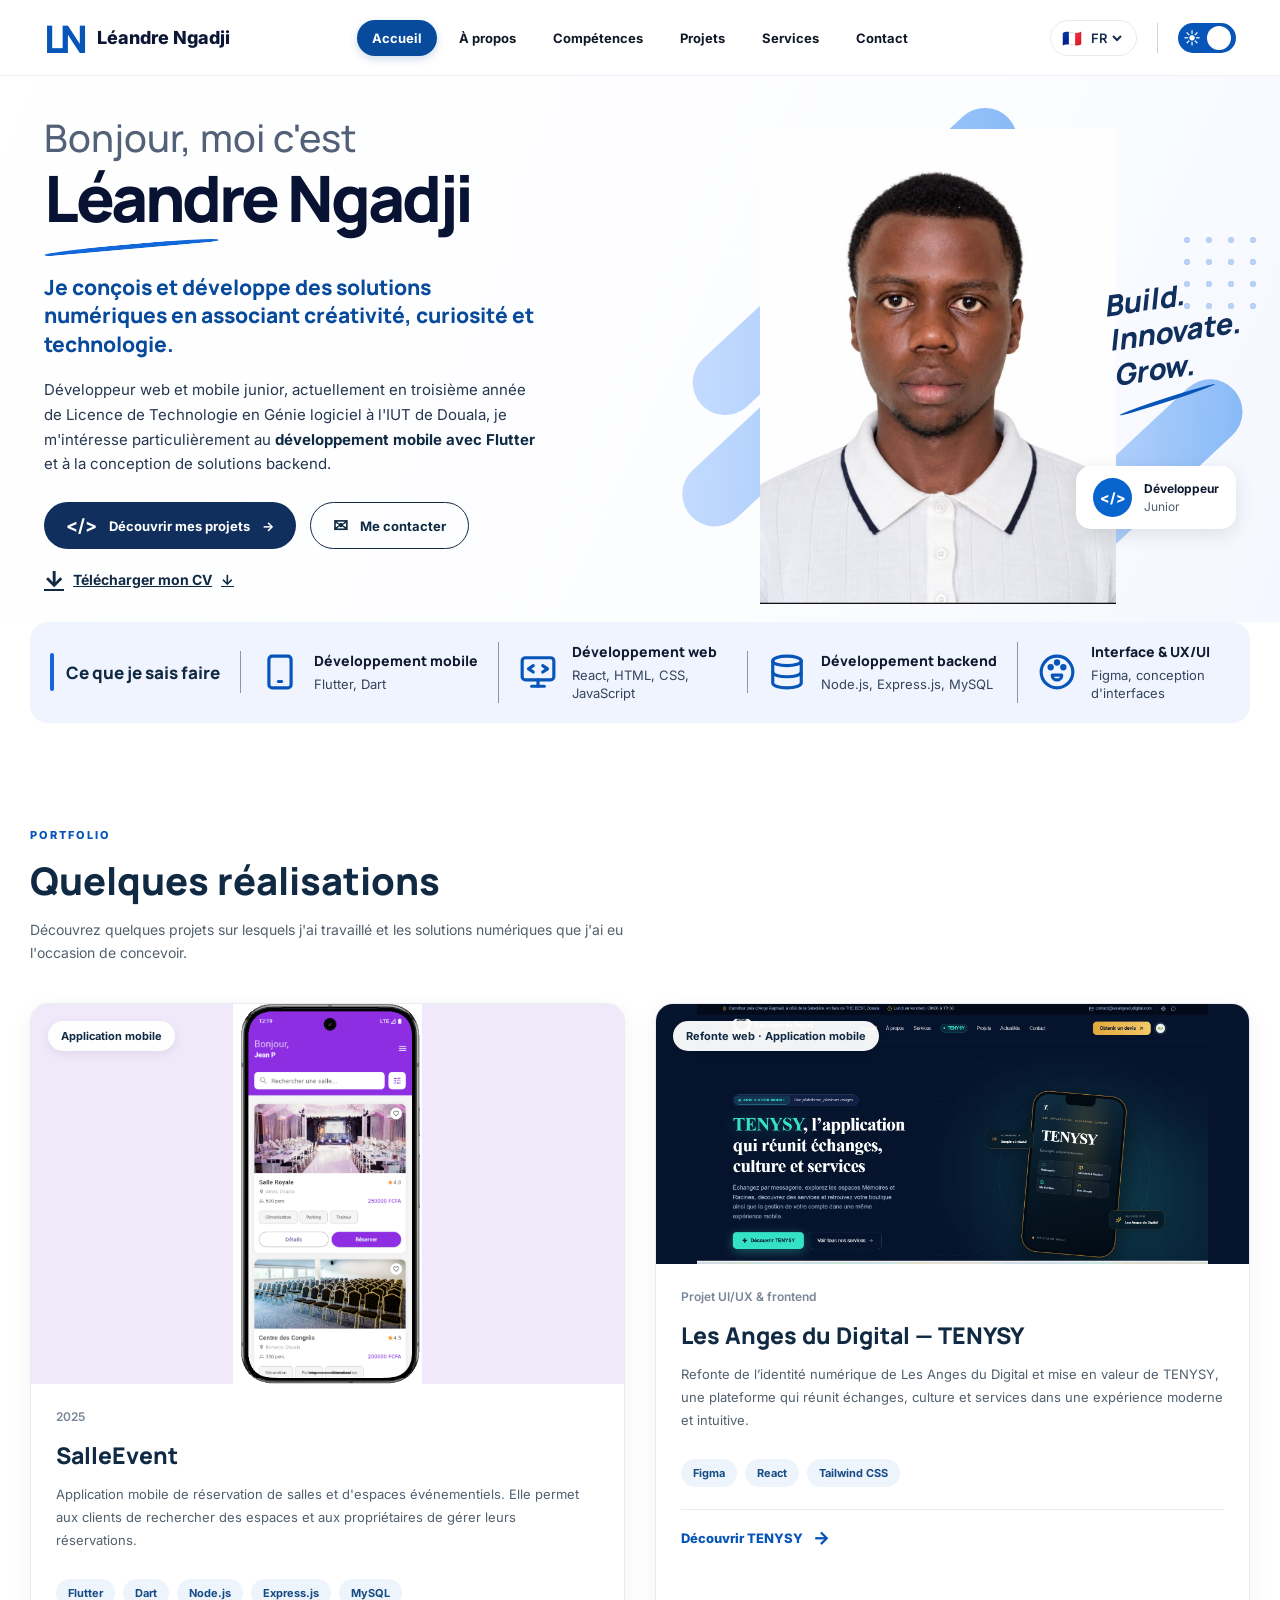
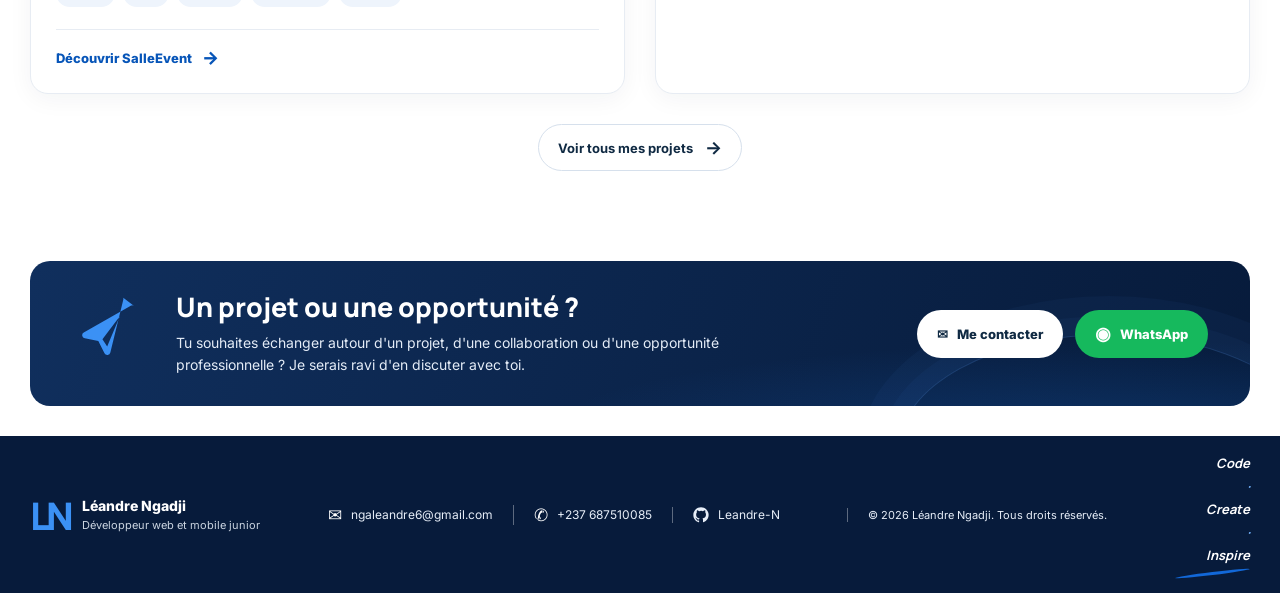
<file: index.html>
<!DOCTYPE html>
<html lang="fr">

<head>
    <meta charset="UTF-8">
    <meta name="viewport" content="width=device-width, initial-scale=1.0">

    <meta name="description"
        content="Portfolio de Léandre Ngadji, développeur web et mobile junior spécialisé en Flutter, Dart, Node.js et Express.js à Douala, Cameroun.">

    <title>Léandre Ngadji | Développeur Mobile & Backend Junior</title>

    <!-- GOOGLE FONTS -->
    <link rel="preconnect" href="https://fonts.googleapis.com">
    <link rel="preconnect" href="https://fonts.gstatic.com" crossorigin>

    <link href="https://fonts.googleapis.com/css2?family=Inter:wght@400;500;600;700;800&family=Manrope:wght@400;500;600;700;800&display=swap"
        rel="stylesheet">

    <!-- CSS -->
    <link rel="stylesheet" href="assets/css/style.css">
</head>

<body>

    <!-- ================= NAVBAR ================= -->

    <header class="navbar">

        <div class="nav-container">

            <a href="index.html" class="logo" aria-label="Accueil — Léandre Ngadji">

                <span class="logo-icon">LN</span>

                <span class="logo-name">Léandre Ngadji</span>

            </a>

            <nav class="nav-menu" id="navMenu">

                <a href="index.html" class="nav-link active">Accueil</a>
                <a href="about.html" class="nav-link">À propos</a>
                <a href="skills.html" class="nav-link">Compétences</a>
                <a href="projects.html" class="nav-link">Projets</a>
                <a href="services.html" class="nav-link">Services</a>
                <a href="contact.html" class="nav-link">Contact</a>

            </nav>

            <div class="nav-options">

                <div class="language-selector">

                    <span>🇫🇷</span>

                    <select id="languageSelect" aria-label="Choisir la langue">
                        <option value="fr">FR</option>
                        <option value="en">EN</option>
                    </select>

                </div>

                <span class="nav-separator"></span>

                <button class="theme-toggle" id="themeToggle"
                    aria-label="Changer de thème">

                    <span class="theme-icon">☀</span>
                    <span class="theme-circle"></span>

                </button>

            </div>

            <button class="hamburger" id="hamburger"
                aria-label="Ouvrir le menu"
                aria-expanded="false">

                <span></span>
                <span></span>
                <span></span>

            </button>

        </div>

    </header>


    <main>

        <!-- ================= HERO ================= -->

        <section class="hero" id="accueil">

            <div class="hero-container">

                <div class="hero-content">

                    <p class="hero-greeting">
                        Bonjour, moi c'est
                    </p>

                    <h1>Léandre Ngadji</h1>

                    <div class="hero-underline"></div>

                    <h2 class="hero-headline">
                        Je conçois et développe des solutions numériques en associant créativité, curiosité et technologie.
                    </h2>

                    <p class="hero-description">

                        Développeur web et mobile junior, actuellement
                        en troisième année de Licence de Technologie
                        en Génie logiciel à l'IUT de Douala,
                        je m'intéresse particulièrement au
                        <strong>développement mobile avec Flutter</strong>
                        et à la conception de solutions backend.

                    </p>

                    <div class="hero-actions">

                        <a href="projects.html" class="btn btn-primary">

                            <span class="btn-icon">&lt;/&gt;</span>

                            Découvrir mes projets

                            <span>→</span>

                        </a>

                        <a href="contact.html" class="btn btn-outline">

                            <span class="btn-icon">✉</span>

                            Me contacter

                        </a>

                    </div>

                    <a class="hero-cv" href="assets/docs/CV_Leandre_Ngadji.pdf" target="_blank" rel="noopener" type="application/pdf" aria-label="Ouvrir et télécharger mon CV">

                        <span class="cv-icon">↓</span>
                        <span>Télécharger mon CV</span>
                        <span>↓</span>

                    </a>

                </div>


                <!-- PORTRAIT -->

                <div class="hero-visual">

                    <div class="hero-shape shape-one"></div>
                    <div class="hero-shape shape-two"></div>
                    <div class="hero-shape shape-three"></div>

                    <div class="hero-image-wrapper">

                        <img
                            src="assets/images/portrait.jpeg"
                            alt="Portrait professionnel de Léandre Ngadji"
                            class="hero-image">

                    </div>

                    <div class="hero-signature">

                        <span>Build.</span>
                        <span>Innovate.</span>
                        <span>Grow.</span>

                        <div class="signature-line"></div>

                    </div>

                    <div class="hero-badge">

                        <div class="badge-icon">&lt;/&gt;</div>

                        <div class="badge-text">

                            <strong>Développeur</strong>
                            <span>Junior</span>

                        </div>

                    </div>

                    <div class="hero-dots"></div>

                </div>

            </div>

        </section>


        <!-- ================= EXPERTISE ================= -->

        <section class="expertise" id="competences">

            <div class="expertise-container">

                <div class="expertise-title">

                    <span class="expertise-title-line"></span>

                    <h2>Ce que je sais faire</h2>

                </div>


                <!-- MOBILE -->

                <div class="expertise-item">

                    <div class="expertise-icon">

                        <svg viewBox="0 0 24 24" fill="none"
                            stroke="currentColor" stroke-width="2"
                            stroke-linecap="round" stroke-linejoin="round">

                            <rect x="5" y="2" width="14" height="20" rx="2"></rect>
                            <line x1="11" y1="18" x2="13" y2="18"></line>

                        </svg>

                    </div>

                    <div class="expertise-info">

                        <h3>Développement mobile</h3>
                        <p>Flutter, Dart</p>

                    </div>

                </div>


                <!-- WEB -->

                <div class="expertise-item">

                    <div class="expertise-icon">

                        <svg viewBox="0 0 24 24" fill="none"
                            stroke="currentColor" stroke-width="2"
                            stroke-linecap="round" stroke-linejoin="round">

                            <rect x="2" y="3" width="20" height="14" rx="2"></rect>
                            <path d="M8 21h8"></path>
                            <path d="M12 17v4"></path>
                            <path d="m9 8-3 2 3 2"></path>
                            <path d="m15 8 3 2-3 2"></path>

                        </svg>

                    </div>

                    <div class="expertise-info">

                        <h3>Développement web</h3>
                        <p>React, HTML, CSS, JavaScript</p>

                    </div>

                </div>


                <!-- BACKEND -->

                <div class="expertise-item">

                    <div class="expertise-icon">

                        <svg viewBox="0 0 24 24" fill="none"
                            stroke="currentColor" stroke-width="2"
                            stroke-linecap="round" stroke-linejoin="round">

                            <ellipse cx="12" cy="5" rx="9" ry="3"></ellipse>
                            <path d="M3 5v14c0 1.7 4 3 9 3s9-1.3 9-3V5"></path>
                            <path d="M3 12c0 1.7 4 3 9 3s9-1.3 9-3"></path>

                        </svg>

                    </div>

                    <div class="expertise-info">

                        <h3>Développement backend</h3>
                        <p>Node.js, Express.js, MySQL</p>

                    </div>

                </div>


                <!-- DESIGN -->

                <div class="expertise-item">

                    <div class="expertise-icon">

                        <svg viewBox="0 0 24 24" fill="none"
                            stroke="currentColor" stroke-width="2"
                            stroke-linecap="round" stroke-linejoin="round">

                            <circle cx="12" cy="12" r="10"></circle>
                            <circle cx="8" cy="9" r="1"></circle>
                            <circle cx="12" cy="6" r="1"></circle>
                            <circle cx="16" cy="9" r="1"></circle>
                            <path d="M12 17a3 3 0 0 0 3-3h-6a3 3 0 0 0 3 3z"></path>

                        </svg>

                    </div>

                    <div class="expertise-info">

                        <h3>Interface & UX/UI</h3>
                        <p>Figma, conception d'interfaces</p>

                    </div>

                </div>

            </div>

        </section>


        <!-- ================= PROJETS ================= -->

        <section class="projects-section" id="projets">

            <div class="projects-container">


                <!-- EN-TETE -->

                <div class="projects-header">

                    <div class="projects-heading">

                        <span class="section-label">PORTFOLIO</span>

                        <h2>Quelques réalisations</h2>

                        <p>
                            Découvrez quelques projets sur lesquels
                            j'ai travaillé et les solutions numériques
                            que j'ai eu l'occasion de concevoir.
                        </p>

                    </div>

                </div>


                <!-- CARTES -->

                <div class="projects-grid">

                    <!-- PROJET SALLEEVENT -->

                    <article class="project-card">

                        <div class="project-image project-image-salleevent">

                            <img
                                src="assets/projects/salle-event.png"
                                alt="Aperçu de l'application mobile SalleEvent"
                                loading="lazy">

                            <span class="project-category">
                                Application mobile
                            </span>

                        </div>

                        <div class="project-content">

                            <div class="project-top">
                                <span class="project-period">2025</span>
                            </div>

                            <h3>SalleEvent</h3>

                            <p class="project-description">

                                Application mobile de réservation
                                de salles et d'espaces événementiels.
                                Elle permet aux clients de rechercher
                                des espaces et aux propriétaires
                                de gérer leurs réservations.

                            </p>


                            <div class="project-technologies">

                                <span>Flutter</span>
                                <span>Dart</span>
                                <span>Node.js</span>
                                <span>Express.js</span>
                                <span>MySQL</span>

                            </div>

                            <a class="project-link" href="salleevent.html">
                                Découvrir SalleEvent <span aria-hidden="true">→</span>
                            </a>


                        </div>

                    </article>

                    <!-- PROJET LES ANGES DU DIGITAL / TENYSY -->

                    <article class="project-card">

                        <div class="project-image project-image-tenysy">

                            <img
                                src="assets/projects/TENYSY.png"
                                alt="Capture de la page d’accueil TENYSY présentant l’application mobile et ses espaces de services"
                                loading="lazy">

                            <span class="project-category">
                                Refonte web · Application mobile
                            </span>

                        </div>

                        <div class="project-content">

                            <div class="project-top">
                                <span class="project-period">Projet UI/UX &amp; frontend</span>
                            </div>

                            <h3>Les Anges du Digital — TENYSY</h3>

                            <p class="project-description">
                                Refonte de l’identité numérique de Les Anges du Digital et mise en valeur de TENYSY, une plateforme qui réunit échanges, culture et services dans une expérience moderne et intuitive.
                            </p>

                            <div class="project-technologies">
                                <span>Figma</span>
                                <span>React</span>
                                <span>Tailwind CSS</span>
                            </div>

                            <a class="project-link" href="tenysy.html">
                                Découvrir TENYSY <span aria-hidden="true">→</span>
                            </a>

                        </div>

                    </article>

                </div>

                <div class="projects-footer">
                    <a href="projects.html" class="projects-all">
                        Voir tous mes projets
                        <span>→</span>
                    </a>
                </div>

            </div>

        </section>

        <!-- ================= BANNIERE DE CONTACT ================= -->

        <section class="contact-banner" aria-labelledby="contactBannerTitle">
            <div class="contact-banner-inner">

                <div class="contact-banner-icon" aria-hidden="true">
                    <svg viewBox="0 0 24 24" fill="currentColor">
                        <path d="M21.7 3.3a1 1 0 0 0-1.05-.18L2.9 10.2a1.1 1.1 0 0 0 .08 2.08l4.6 1.55 1.55 4.6a1.1 1.1 0 0 0 2.08.08l7.08-17.75a1 1 0 0 0-.59-1.46ZM9.1 13.5l7.2-7.2-5.9 9.9-1.3-2.7Z"/>
                    </svg>
                </div>

                <div class="contact-banner-content">
                    <h2 id="contactBannerTitle">Un projet ou une opportunité ?</h2>
                    <p>
                        Tu souhaites échanger autour d'un projet, d'une collaboration
                        ou d'une opportunité professionnelle ? Je serais ravi d'en discuter avec toi.
                    </p>
                </div>

                <div class="contact-banner-actions">
                    <a href="contact.html" class="banner-button banner-button-light">
                        <span aria-hidden="true">✉</span>
                        Me contacter
                    </a>

                          <a href="https://wa.me/237687510085?text=Bonjour%20L%C3%A9andre%2C%20je%20vous%20contacte%20depuis%20votre%20portfolio."
                              class="banner-button banner-button-whatsapp"
                              target="_blank" rel="noopener noreferrer"
                              aria-label="Écrire à Léandre sur WhatsApp">
                        <span class="whatsapp-symbol" aria-hidden="true">◉</span>
                        WhatsApp
                    </a>
                </div>

            </div>
        </section>


        <!-- ================= FOOTER ================= -->

        <footer class="site-footer">
            <div class="footer-container">

                <a href="index.html" class="footer-brand" aria-label="Retour à l'accueil">
                    <span class="footer-logo">LN</span>
                    <span class="footer-brand-text">
                        <strong>Léandre Ngadji</strong>
                        <small>Développeur web et mobile junior</small>
                    </span>
                </a>

                <div class="footer-contact">
                    <a href="mailto:ngaleandre6@gmail.com" class="footer-contact-item">
                        <span aria-hidden="true">✉</span>
                        <span>ngaleandre6@gmail.com</span>
                    </a>

                    <a href="tel:+237687510085" class="footer-contact-item">
                        <span aria-hidden="true">✆</span>
                        <span>+237 687510085</span>
                    </a>

                    <a href="https://github.com/Leandre-N" class="footer-contact-item" target="_blank" rel="noopener noreferrer">
                        <svg width="16" height="16" viewBox="0 0 24 24" fill="currentColor" aria-hidden="true" focusable="false">
                            <path d="M12 .5C5.65.5.5 5.65.5 12c0 5.08 3.29 9.38 7.86 10.9.58.11.79-.25.79-.56v-2.18c-3.2.7-3.88-1.54-3.88-1.54-.53-1.35-1.3-1.71-1.3-1.71-1.06-.72.08-.71.08-.71 1.17.08 1.78 1.2 1.78 1.2 1.04 1.79 2.72 1.27 3.39.97.1-.76.41-1.27.75-1.56-2.55-.29-5.24-1.28-5.24-5.68 0-1.25.45-2.28 1.19-3.08-.12-.29-.52-1.46.11-3.04 0 0 .97-.31 3.18 1.18a11.04 11.04 0 0 1 5.8 0c2.2-1.49 3.17-1.18 3.17-1.18.63 1.58.23 2.75.11 3.04.74.8 1.18 1.83 1.18 3.08 0 4.41-2.7 5.38-5.27 5.66.42.36.79 1.07.79 2.16v3.2c0 .31.21.68.8.56A11.51 11.51 0 0 0 23.5 12C23.5 5.65 18.35.5 12 .5z"/>
                        </svg>
                        <span>Leandre-N</span>
                    </a>
                </div>

                <p class="footer-copyright">
                    © 2026 Léandre Ngadji. Tous droits réservés.
                </p>

                <p class="footer-signature">
                    Code <span>·</span> Create <span>·</span> Inspire
                    <i></i>
                </p>

            </div>
        </footer>

    </main>


    <!-- JAVASCRIPT -->

    <script src="assets/js/main.js"></script>

</body>

</html>
</file>
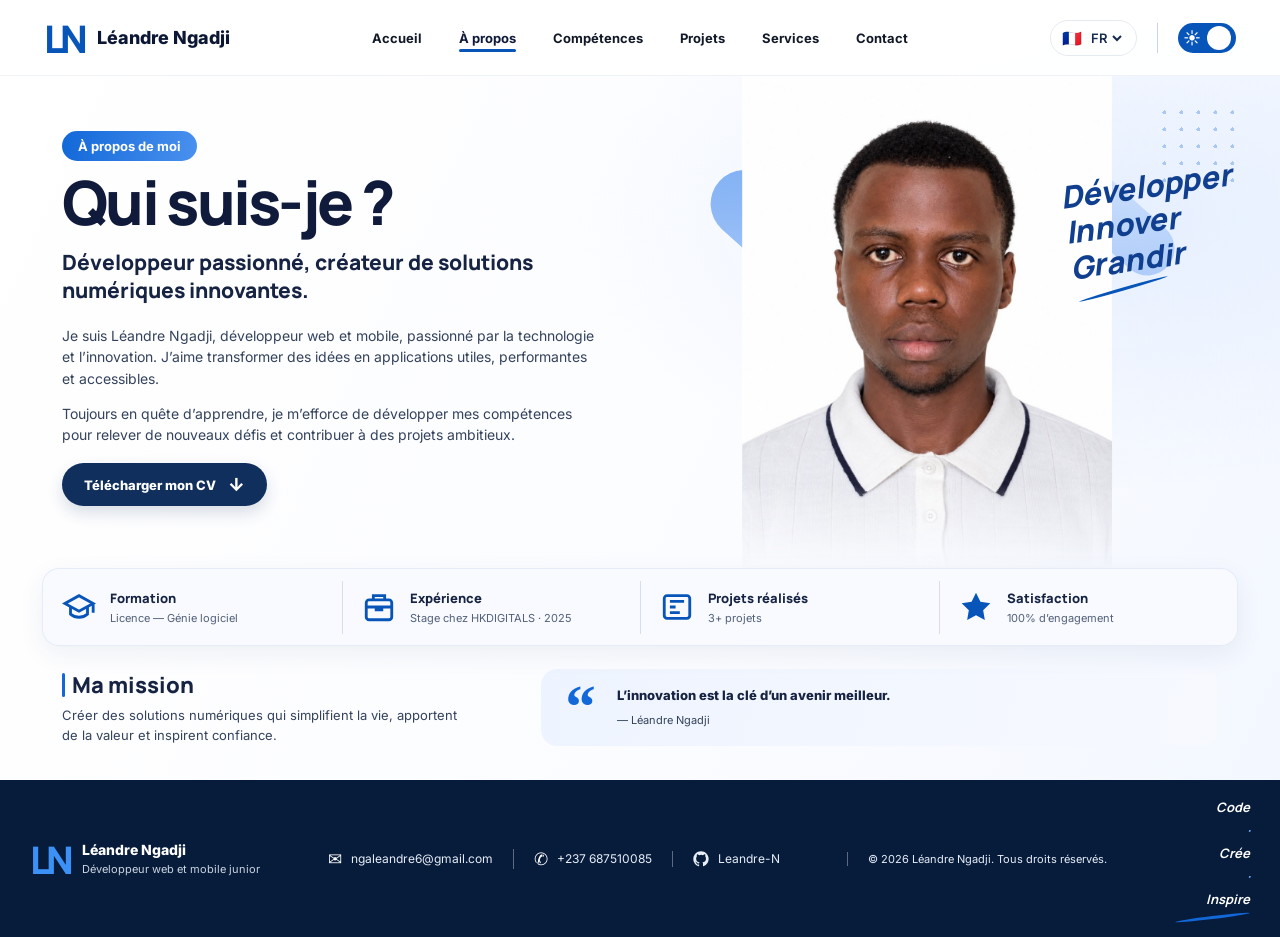
<file: about.html>
<!DOCTYPE html>
<html lang="fr">

<head>
    <meta charset="UTF-8">
    <meta name="viewport" content="width=device-width, initial-scale=1.0">
    <meta name="description"
        content="Découvrez le parcours, la mission et les projets de Léandre Ngadji, développeur web et mobile junior à Douala.">
    <title>À propos | Léandre Ngadji</title>

    <link rel="preconnect" href="https://fonts.googleapis.com">
    <link rel="preconnect" href="https://fonts.gstatic.com" crossorigin>
    <link href="https://fonts.googleapis.com/css2?family=Inter:wght@400;500;600;700;800&family=Manrope:wght@400;500;600;700;800&display=swap"
        rel="stylesheet">
    <link rel="stylesheet" href="assets/css/style.css">
</head>

<body class="about-page">
    <header class="navbar">
        <div class="nav-container">
            <a href="index.html" class="logo" aria-label="Accueil — Léandre Ngadji">
                <span class="logo-icon">LN</span>
                <span class="logo-name">Léandre Ngadji</span>
            </a>

            <nav class="nav-menu" id="navMenu" aria-label="Navigation principale">
                <a href="index.html" class="nav-link">Accueil</a>
                <a href="about.html" class="nav-link active" aria-current="page">À propos</a>
                <a href="skills.html" class="nav-link">Compétences</a>
                <a href="projects.html" class="nav-link">Projets</a>
                <a href="services.html" class="nav-link">Services</a>
                <a href="contact.html" class="nav-link">Contact</a>
            </nav>

            <div class="nav-options">
                <div class="language-selector">
                    <span aria-hidden="true">🇫🇷</span>
                    <select id="languageSelect" aria-label="Choisir la langue">
                        <option value="fr">FR</option>
                        <option value="en">EN</option>
                    </select>
                </div>
                <span class="nav-separator" aria-hidden="true"></span>
                <button class="theme-toggle" id="themeToggle" aria-label="Changer de thème">
                    <span class="theme-icon" aria-hidden="true">☀</span>
                    <span class="theme-circle" aria-hidden="true"></span>
                </button>
            </div>

            <button class="hamburger" id="hamburger" aria-label="Ouvrir le menu" aria-expanded="false"
                aria-controls="navMenu">
                <span></span>
                <span></span>
                <span></span>
            </button>
        </div>
    </header>

    <main class="about-main">
        <section class="about-intro" aria-labelledby="aboutTitle">
            <div class="about-copy">
                <span class="about-eyebrow">À propos de moi</span>
                <h1 id="aboutTitle">Qui suis-je&nbsp;?</h1>
                <p class="about-lead">Développeur passionné, créateur de solutions numériques innovantes.</p>
                <p class="about-paragraph">
                    Je suis Léandre Ngadji, développeur web et mobile, passionné par la technologie et l’innovation.
                    J’aime transformer des idées en applications utiles, performantes et accessibles.
                </p>
                <p class="about-paragraph">
                    Toujours en quête d’apprendre, je m’efforce de développer mes compétences pour relever de nouveaux
                    défis et contribuer à des projets ambitieux.
                </p>
                <a class="about-cv" href="assets/docs/CV_Leandre_Ngadji.pdf" target="_blank" rel="noopener" type="application/pdf" aria-label="Ouvrir et télécharger mon CV">
                    Télécharger mon CV <span aria-hidden="true">↓</span>
                </a>
            </div>

            <div class="about-portrait" aria-label="Portrait de Léandre Ngadji">
                <span class="about-shape about-shape-one" aria-hidden="true"></span>
                <span class="about-shape about-shape-two" aria-hidden="true"></span>
                <span class="about-shape about-shape-three" aria-hidden="true"></span>
                <img src="assets/images/portrait.jpeg" alt="Léandre Ngadji, développeur web et mobile">
                <p class="about-signature" aria-label="Développer, innover, grandir">
                    <span>Développer</span>
                    <span>Innover</span>
                    <span>Grandir</span>
                    <i aria-hidden="true"></i>
                </p>
                <span class="about-dots" aria-hidden="true"></span>
            </div>
        </section>

        <section class="about-highlights" aria-label="Quelques repères de mon parcours">
            <article class="about-highlight">
                <span class="highlight-icon" aria-hidden="true">
                    <svg viewBox="0 0 24 24" fill="none" stroke="currentColor" stroke-width="2">
                        <path d="M2 9.5 12 4l10 5.5L12 15 2 9.5Z"></path>
                        <path d="M6 12v5c3.5 3 8.5 3 12 0v-5M22 10v6"></path>
                    </svg>
                </span>
                <span class="highlight-copy"><strong>Formation</strong><small>Licence — Génie logiciel</small></span>
            </article>
            <article class="about-highlight">
                <span class="highlight-icon" aria-hidden="true">
                    <svg viewBox="0 0 24 24" fill="none" stroke="currentColor" stroke-width="2">
                        <rect x="3" y="7" width="18" height="14" rx="2"></rect>
                        <path d="M8 7V4h8v3M3 12h18M10 12v2h4v-2"></path>
                    </svg>
                </span>
                <span class="highlight-copy"><strong>Expérience</strong><small>Stage chez HKDIGITALS · 2025</small></span>
            </article>
            <article class="about-highlight">
                <span class="highlight-icon" aria-hidden="true">
                    <svg viewBox="0 0 24 24" fill="none" stroke="currentColor" stroke-width="2">
                        <rect x="3" y="4" width="18" height="16" rx="2"></rect>
                        <path d="M7 8h10M7 12h4M7 16h7"></path>
                    </svg>
                </span>
                <span class="highlight-copy"><strong>Projets réalisés</strong><small>3+ projets</small></span>
            </article>
            <article class="about-highlight">
                <span class="highlight-icon" aria-hidden="true">
                    <svg viewBox="0 0 24 24" fill="currentColor">
                        <path d="m12 2 3.1 6.3 7 1-5.05 4.92 1.2 6.95L12 17.9l-6.25 3.27 1.2-6.95L1.9 9.3l7-1L12 2Z"></path>
                    </svg>
                </span>
                <span class="highlight-copy"><strong>Satisfaction</strong><small>100% d’engagement</small></span>
            </article>
        </section>

        <section class="about-mission" id="about-details" aria-label="Ma mission">
            <div class="mission-copy">
                <h2>Ma mission</h2>
                <p>Créer des solutions numériques qui simplifient la vie, apportent de la valeur et inspirent confiance.</p>
            </div>
            <blockquote class="mission-quote">
                <span class="quote-mark" aria-hidden="true">“</span>
                <div>
                    <p>L’innovation est la clé d’un avenir meilleur.</p>
                    <cite>— Léandre Ngadji</cite>
                </div>
            </blockquote>
        </section>
    </main>

    <footer class="site-footer">
        <div class="footer-container">
            <a href="index.html" class="footer-brand" aria-label="Retour à l’accueil">
                <span class="footer-logo">LN</span>
                <span class="footer-brand-text">
                    <strong>Léandre Ngadji</strong>
                    <small>Développeur web et mobile junior</small>
                </span>
            </a>
            <div class="footer-contact">
                <a href="mailto:ngaleandre6@gmail.com" class="footer-contact-item">
                    <span aria-hidden="true">✉</span><span>ngaleandre6@gmail.com</span>
                </a>
                <a href="tel:+237687510085" class="footer-contact-item">
                    <span aria-hidden="true">✆</span><span>+237 687510085</span>
                </a>
                <a href="https://github.com/Leandre-N" class="footer-contact-item" target="_blank" rel="noopener noreferrer">
                    <svg width="16" height="16" viewBox="0 0 24 24" fill="currentColor" aria-hidden="true" focusable="false">
                        <path d="M12 .5C5.65.5.5 5.65.5 12c0 5.08 3.29 9.38 7.86 10.9.58.11.79-.25.79-.56v-2.18c-3.2.7-3.88-1.54-3.88-1.54-.53-1.35-1.3-1.71-1.3-1.71-1.06-.72.08-.71.08-.71 1.17.08 1.78 1.2 1.78 1.2 1.04 1.79 2.72 1.27 3.39.97.1-.76.41-1.27.75-1.56-2.55-.29-5.24-1.28-5.24-5.68 0-1.25.45-2.28 1.19-3.08-.12-.29-.52-1.46.11-3.04 0 0 .97-.31 3.18 1.18a11.04 11.04 0 0 1 5.8 0c2.2-1.49 3.17-1.18 3.17-1.18.63 1.58.23 2.75.11 3.04.74.8 1.18 1.83 1.18 3.08 0 4.41-2.7 5.38-5.27 5.66.42.36.79 1.07.79 2.16v3.2c0 .31.21.68.8.56A11.51 11.51 0 0 0 23.5 12C23.5 5.65 18.35.5 12 .5z"/>
                    </svg>
                    <span>Leandre-N</span>
                </a>
            </div>
            <p class="footer-copyright">© 2026 Léandre Ngadji. Tous droits réservés.</p>
            <p class="footer-signature">Code <span>·</span> Crée <span>·</span> Inspire<i></i></p>
        </div>
    </footer>

    <script src="assets/js/main.js"></script>
</body>

</html>
</file>
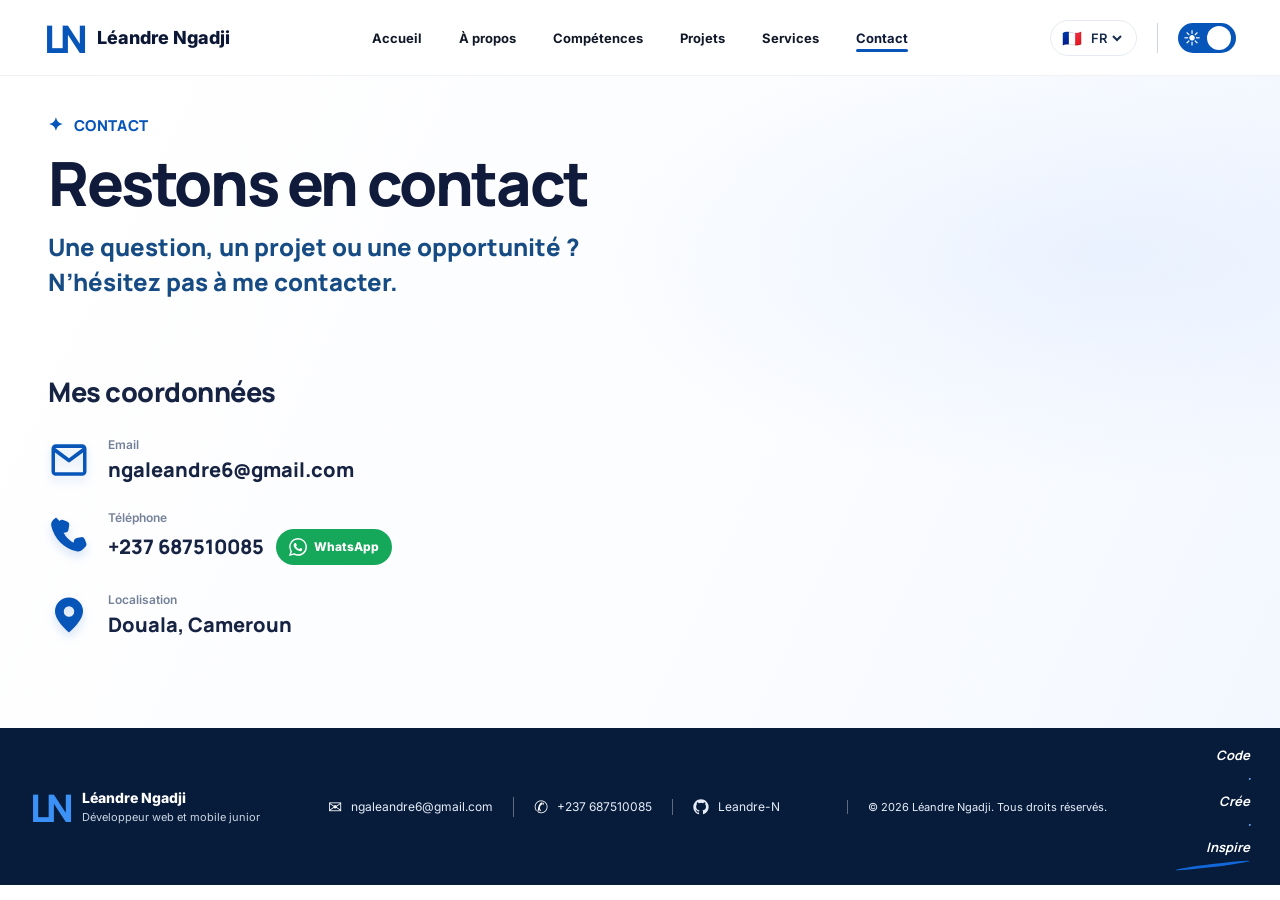
<file: contact.html>
<!DOCTYPE html>
<html lang="fr">

<head>
    <meta charset="UTF-8">
    <meta name="viewport" content="width=device-width, initial-scale=1.0">
    <meta name="description"
        content="Contactez Léandre Ngadji pour parler d’un projet, d’une collaboration ou d’une opportunité professionnelle.">
    <title>Contact | Léandre Ngadji</title>

    <link rel="preconnect" href="https://fonts.googleapis.com">
    <link rel="preconnect" href="https://fonts.gstatic.com" crossorigin>
    <link href="https://fonts.googleapis.com/css2?family=Inter:wght@400;500;600;700;800&family=Manrope:wght@400;500;600;700;800&display=swap"
        rel="stylesheet">
    <link rel="stylesheet" href="assets/css/style.css">
</head>

<body class="contact-page">
    <header class="navbar">
        <div class="nav-container">
            <a href="index.html" class="logo" aria-label="Accueil — Léandre Ngadji">
                <span class="logo-icon">LN</span>
                <span class="logo-name">Léandre Ngadji</span>
            </a>

            <nav class="nav-menu" id="navMenu" aria-label="Navigation principale">
                <a href="index.html" class="nav-link">Accueil</a>
                <a href="about.html" class="nav-link">À propos</a>
                <a href="skills.html" class="nav-link">Compétences</a>
                <a href="projects.html" class="nav-link">Projets</a>
                <a href="services.html" class="nav-link">Services</a>
                <a href="contact.html" class="nav-link active" aria-current="page">Contact</a>
            </nav>

            <div class="nav-options">
                <div class="language-selector">
                    <span aria-hidden="true">🇫🇷</span>
                    <select id="languageSelect" aria-label="Choisir la langue">
                        <option value="fr">FR</option>
                        <option value="en">EN</option>
                    </select>
                </div>
                <span class="nav-separator" aria-hidden="true"></span>
                <button class="theme-toggle" id="themeToggle" aria-label="Changer de thème">
                    <span class="theme-icon" aria-hidden="true">☀</span>
                    <span class="theme-circle" aria-hidden="true"></span>
                </button>
            </div>

            <button class="hamburger" id="hamburger" aria-label="Ouvrir le menu" aria-expanded="false"
                aria-controls="navMenu">
                <span></span>
                <span></span>
                <span></span>
            </button>
        </div>
    </header>

    <main class="contact-main">
        <section class="contact-heading" aria-labelledby="contactTitle">
            <p class="contact-eyebrow"><span aria-hidden="true">✦</span> Contact</p>
            <h1 id="contactTitle">Restons en contact</h1>
            <p>Une question, un projet ou une opportunité&nbsp;?<br class="contact-heading-break"> N’hésitez pas à me contacter.</p>
        </section>

        <section class="contact-layout" aria-label="Mes coordonnées">
            <div class="contact-details">
                <h2>Mes coordonnées</h2>
                <ul class="contact-details-list">
                    <li>
                        <span class="contact-detail-icon" aria-hidden="true">
                            <svg viewBox="0 0 24 24" fill="currentColor"><path d="M2 5.5A2.5 2.5 0 0 1 4.5 3h15A2.5 2.5 0 0 1 22 5.5v13a2.5 2.5 0 0 1-2.5 2.5h-15A2.5 2.5 0 0 1 2 18.5v-13Zm2.2-.3L12 11l7.8-5.8H4.2Zm15.8 2.5-7.4 5.5a1 1 0 0 1-1.2 0L4 7.7v10.8c0 .4.1.5.5.5h15c.4 0 .5-.1.5-.5V7.7Z"></path></svg>
                        </span>
                        <div><span class="contact-detail-label">Email</span><a href="mailto:ngaleandre6@gmail.com">ngaleandre6@gmail.com</a></div>
                    </li>
                    <li>
                        <span class="contact-detail-icon" aria-hidden="true">
                            <svg viewBox="0 0 24 24" fill="currentColor"><path d="M6.6 2.8a2 2 0 0 1 2.1-.5l2.2.9a2 2 0 0 1 1.2 2.2l-.4 2.4a2 2 0 0 1-1.6 1.6l-1.2.2a14 14 0 0 0 5.7 5.7l.2-1.2a2 2 0 0 1 1.6-1.6l2.4-.4a2 2 0 0 1 2.2 1.2l.9 2.2a2 2 0 0 1-.5 2.1l-1.6 1.6c-.9.9-2.2 1.3-3.5 1-7.1-1.7-12.7-7.3-14.4-14.4-.3-1.3.1-2.6 1-3.5l1.7-1.5Z"></path></svg>
                        </span>
                        <div>
                            <span class="contact-detail-label">Téléphone</span>
                            <span class="contact-phone-actions">
                                <a href="tel:+237687510085">+237 687510085</a>
                                <a class="contact-whatsapp" href="https://wa.me/237687510085" target="_blank" rel="noopener noreferrer" aria-label="Contacter Léandre sur WhatsApp">
                                    <svg viewBox="0 0 24 24" fill="currentColor" aria-hidden="true"><path d="M20.5 3.5A11.8 11.8 0 0 0 12.1 0C5.6 0 .3 5.3.3 11.8c0 2.1.6 4.2 1.6 6L0 24l6.4-1.7a11.8 11.8 0 0 0 5.7 1.5h.1c6.5 0 11.8-5.3 11.8-11.8 0-3.2-1.2-6.2-3.5-8.5ZM12.1 21.8c-1.8 0-3.5-.5-5-1.4l-.4-.2-3.8 1 1-3.7-.3-.4a9.8 9.8 0 0 1-1.5-5.3c0-5.4 4.5-9.9 10-9.9 2.6 0 5.1 1 7 2.9a9.8 9.8 0 0 1 2.9 7c0 5.5-4.5 10-9.9 10Zm5.5-7.5c-.3-.1-1.7-.8-2-1-.3-.1-.5-.1-.7.2-.2.3-.8 1-.9 1.2-.2.2-.3.2-.6.1-.3-.1-1.2-.4-2.3-1.4-.9-.8-1.4-1.7-1.6-2-.2-.3 0-.4.1-.6l.5-.5.3-.5c.1-.2 0-.4 0-.5 0-.2-.7-1.6-.9-2.1-.2-.5-.5-.4-.7-.4H8c-.2 0-.5.1-.8.4-.3.3-1 1-1 2.4s1 2.7 1.1 2.9c.1.2 2 3.1 4.8 4.3.7.3 1.2.5 1.6.6.7.2 1.3.2 1.8.1.6-.1 1.7-.7 1.9-1.3.2-.7.2-1.2.2-1.3-.1-.2-.3-.3-.6-.5Z"></path></svg>
                                    WhatsApp
                                </a>
                            </span>
                        </div>
                    </li>
                    <li>
                        <span class="contact-detail-icon" aria-hidden="true">
                            <svg viewBox="0 0 24 24" fill="currentColor"><path d="M12 2a8 8 0 0 0-8 8c0 5.4 8 12 8 12s8-6.6 8-12a8 8 0 0 0-8-8Zm0 11a3 3 0 1 1 0-6 3 3 0 0 1 0 6Z"></path></svg>
                        </span>
                        <div><span class="contact-detail-label">Localisation</span><span class="contact-detail-value">Douala, Cameroun</span></div>
                    </li>
                </ul>
            </div>
        </section>
    </main>

    <footer class="site-footer">
        <div class="footer-container">
            <a href="index.html" class="footer-brand" aria-label="Retour à l’accueil">
                <span class="footer-logo">LN</span>
                <span class="footer-brand-text">
                    <strong>Léandre Ngadji</strong>
                    <small>Développeur web et mobile junior</small>
                </span>
            </a>
            <div class="footer-contact">
                <a href="mailto:ngaleandre6@gmail.com" class="footer-contact-item">
                    <span class="footer-icon" aria-hidden="true">✉</span><span>ngaleandre6@gmail.com</span>
                </a>
                <a href="tel:+237687510085" class="footer-contact-item">
                    <span class="footer-icon" aria-hidden="true">✆</span><span>+237 687510085</span>
                </a>
                <a href="https://github.com/Leandre-N" class="footer-contact-item" target="_blank" rel="noopener noreferrer">
                    <svg width="16" height="16" viewBox="0 0 24 24" fill="currentColor" aria-hidden="true" focusable="false">
                        <path d="M12 .5C5.65.5.5 5.65.5 12c0 5.08 3.29 9.38 7.86 10.9.58.11.79-.25.79-.56v-2.18c-3.2.7-3.88-1.54-3.88-1.54-.53-1.35-1.3-1.71-1.3-1.71-1.06-.72.08-.71.08-.71 1.17.08 1.78 1.2 1.78 1.2 1.04 1.79 2.72 1.27 3.39.97.1-.76.41-1.27.75-1.56-2.55-.29-5.24-1.28-5.24-5.68 0-1.25.45-2.28 1.19-3.08-.12-.29-.52-1.46.11-3.04 0 0 .97-.31 3.18 1.18a11.04 11.04 0 0 1 5.8 0c2.2-1.49 3.17-1.18 3.17-1.18.63 1.58.23 2.75.11 3.04.74.8 1.18 1.83 1.18 3.08 0 4.41-2.7 5.38-5.27 5.66.42.36.79 1.07.79 2.16v3.2c0 .31.21.68.8.56A11.51 11.51 0 0 0 23.5 12C23.5 5.65 18.35.5 12 .5z"/>
                    </svg>
                    <span>Leandre-N</span>
                </a>
            </div>
            <p class="footer-copyright">© 2026 Léandre Ngadji. Tous droits réservés.</p>
            <p class="footer-signature">Code <span>·</span> Crée <span>·</span> Inspire<i></i></p>
        </div>
    </footer>

    <script src="assets/js/main.js"></script>
</body>

</html>
</file>
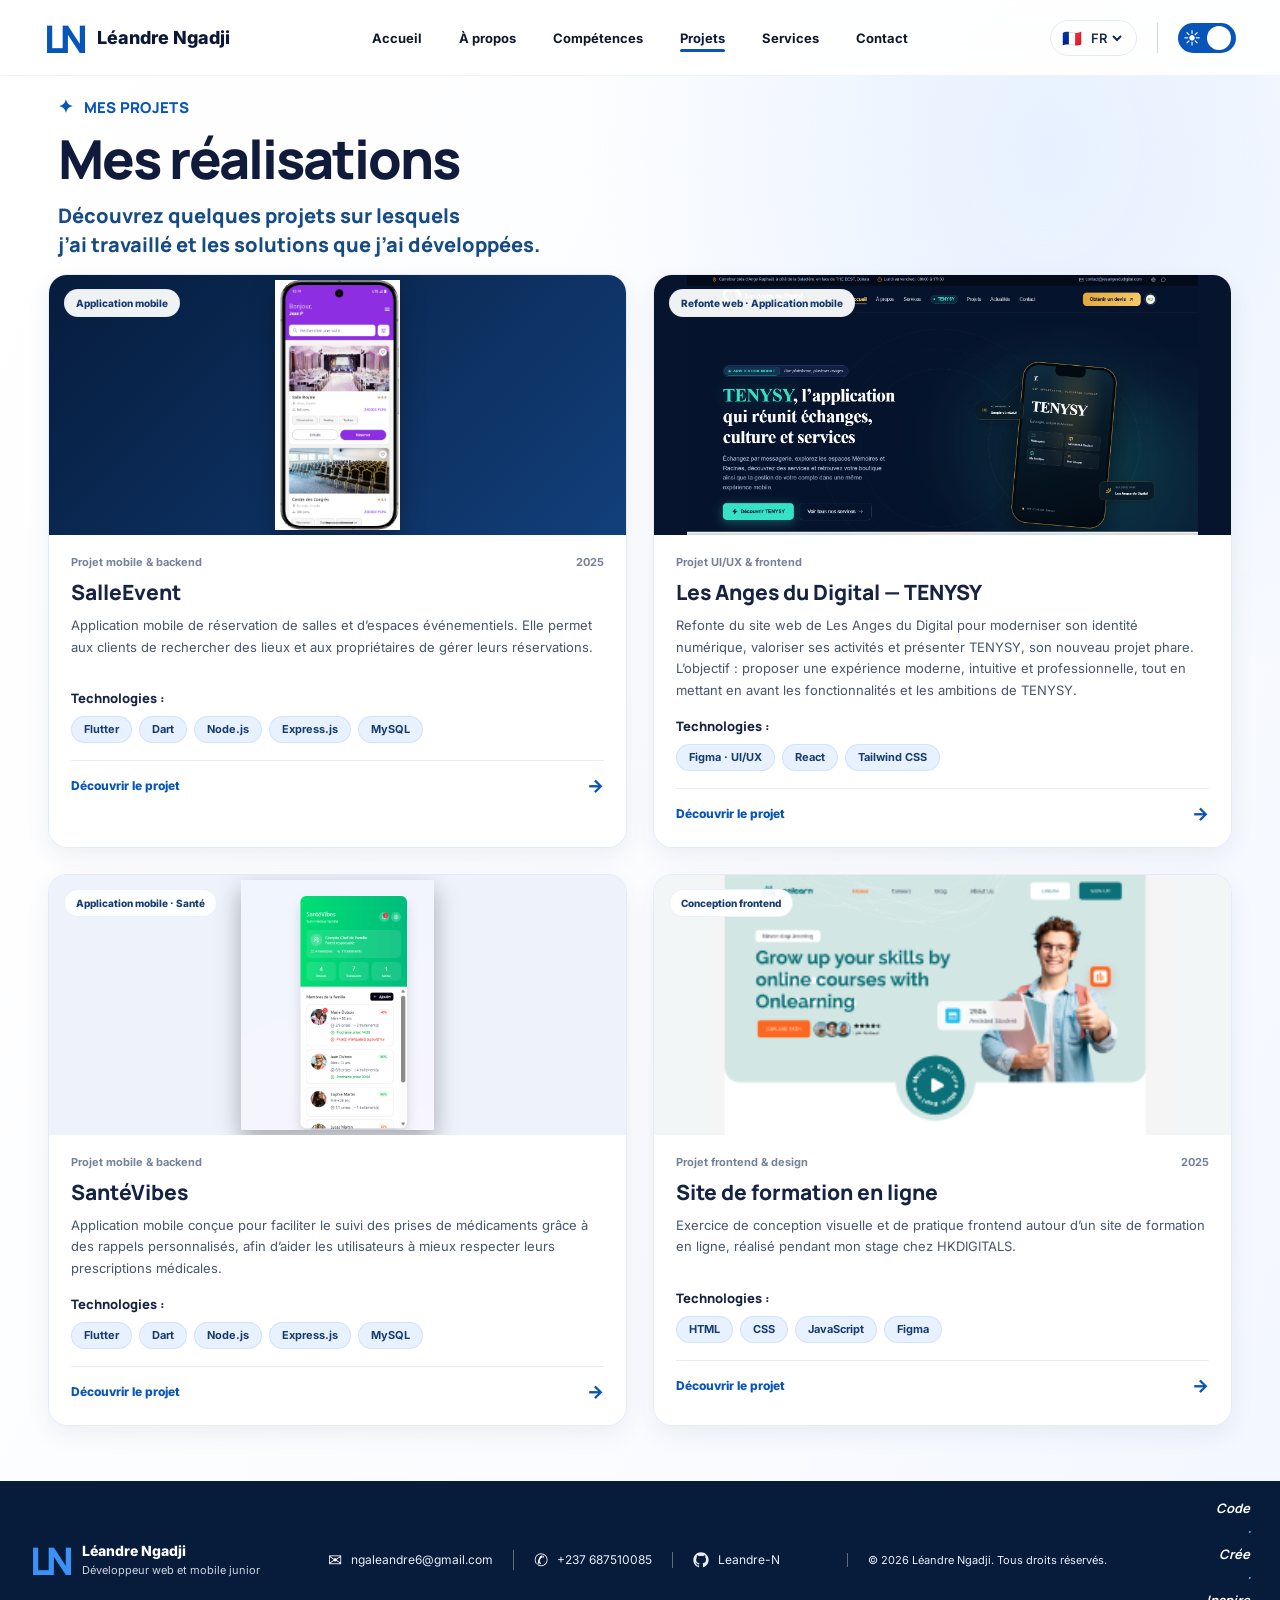
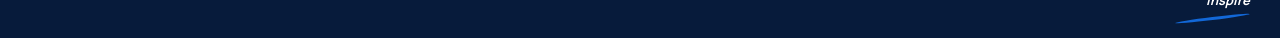
<file: projects.html>
<!DOCTYPE html>
<html lang="fr">

<head>
    <meta charset="UTF-8">
    <meta name="viewport" content="width=device-width, initial-scale=1.0">
    <meta name="description"
        content="Découvrez les projets de Léandre Ngadji : TENYSY pour Les Anges du Digital, SantéVibes, SalleEvent et un site de formation en ligne.">
    <title>Projets | Léandre Ngadji</title>

    <link rel="preconnect" href="https://fonts.googleapis.com">
    <link rel="preconnect" href="https://fonts.gstatic.com" crossorigin>
    <link href="https://fonts.googleapis.com/css2?family=Inter:wght@400;500;600;700;800&family=Manrope:wght@400;500;600;700;800&display=swap"
        rel="stylesheet">
    <link rel="stylesheet" href="assets/css/style.css">
</head>

<body class="portfolio-page">
    <header class="navbar">
        <div class="nav-container">
            <a href="index.html" class="logo" aria-label="Accueil — Léandre Ngadji">
                <span class="logo-icon">LN</span>
                <span class="logo-name">Léandre Ngadji</span>
            </a>

            <nav class="nav-menu" id="navMenu" aria-label="Navigation principale">
                <a href="index.html" class="nav-link">Accueil</a>
                <a href="about.html" class="nav-link">À propos</a>
                <a href="skills.html" class="nav-link">Compétences</a>
                <a href="projects.html" class="nav-link active" aria-current="page">Projets</a>
                <a href="services.html" class="nav-link">Services</a>
                <a href="contact.html" class="nav-link">Contact</a>
            </nav>

            <div class="nav-options">
                <div class="language-selector">
                    <span aria-hidden="true">🇫🇷</span>
                    <select id="languageSelect" aria-label="Choisir la langue">
                        <option value="fr">FR</option>
                        <option value="en">EN</option>
                    </select>
                </div>
                <span class="nav-separator" aria-hidden="true"></span>
                <button class="theme-toggle" id="themeToggle" aria-label="Changer de thème">
                    <span class="theme-icon" aria-hidden="true">☀</span>
                    <span class="theme-circle" aria-hidden="true"></span>
                </button>
            </div>

            <button class="hamburger" id="hamburger" aria-label="Ouvrir le menu" aria-expanded="false"
                aria-controls="navMenu">
                <span></span>
                <span></span>
                <span></span>
            </button>
        </div>
    </header>

    <main class="portfolio-main">
        <section class="portfolio-hero" aria-labelledby="portfolioTitle">
            <div class="portfolio-heading">
                <p class="portfolio-eyebrow"><span aria-hidden="true">✦</span> Mes projets</p>
                <h1 id="portfolioTitle">Mes réalisations</h1>
                <p>Découvrez quelques projets sur lesquels<br class="portfolio-break"> j’ai travaillé et les solutions que j’ai développées.</p>
            </div>
        </section>

        <section class="portfolio-grid" aria-label="Projets réalisés">
            <article class="portfolio-card" id="salleevent">
                <div class="portfolio-card-image portfolio-mobile-preview">
                    <img src="assets/projects/salle-event.png" alt="Aperçu de l’application mobile SalleEvent, avec des annonces de salles événementielles">
                    <span class="portfolio-card-category">Application mobile</span>
                </div>
                <div class="portfolio-card-content">
                    <div class="portfolio-card-meta"><span>Projet mobile &amp; backend</span><time datetime="2025">2025</time></div>
                    <h2>SalleEvent</h2>
                    <p>Application mobile de réservation de salles et d’espaces événementiels. Elle permet aux clients de rechercher des lieux et aux propriétaires de gérer leurs réservations.</p>
                    <h3>Technologies :</h3>
                    <ul class="portfolio-tags" aria-label="Technologies utilisées pour SalleEvent">
                        <li>Flutter</li><li>Dart</li><li>Node.js</li><li>Express.js</li><li>MySQL</li>
                    </ul>
                    <a class="portfolio-card-cta" href="salleevent.html">Découvrir le projet <span aria-hidden="true">→</span></a>
                </div>
            </article>

            <article class="portfolio-card" id="les-anges-digital">
                <div class="portfolio-card-image portfolio-tenysy-preview">
                    <img src="assets/projects/TENYSY.png" alt="Capture de la page d’accueil TENYSY présentant l’application mobile et ses espaces de services">
                    <span class="portfolio-card-category">Refonte web · Application mobile</span>
                </div>
                <div class="portfolio-card-content">
                    <div class="portfolio-card-meta"><span>Projet UI/UX &amp; frontend</span></div>
                    <h2>Les Anges du Digital — TENYSY</h2>
                    <p>Refonte du site web de Les Anges du Digital pour moderniser son identité numérique, valoriser ses activités et présenter TENYSY, son nouveau projet phare. L’objectif : proposer une expérience moderne, intuitive et professionnelle, tout en mettant en avant les fonctionnalités et les ambitions de TENYSY.</p>
                    <h3>Technologies :</h3>
                    <ul class="portfolio-tags" aria-label="Technologies utilisées pour le projet Les Anges du Digital">
                        <li>Figma · UI/UX</li><li>React</li><li>Tailwind CSS</li>
                    </ul>
                    <a class="portfolio-card-cta" href="tenysy.html">Découvrir le projet <span aria-hidden="true">→</span></a>
                </div>
            </article>

            <article class="portfolio-card" id="santevibes">
                <div class="portfolio-card-image portfolio-mobile-preview portfolio-health-preview">
                    <img src="assets/projects/santeVibes.png" alt="Aperçu de SantéVibes, une application mobile de suivi familial des prises de médicaments">
                    <span class="portfolio-card-category">Application mobile · Santé</span>
                </div>
                <div class="portfolio-card-content">
                    <div class="portfolio-card-meta"><span>Projet mobile &amp; backend</span></div>
                    <h2>SantéVibes</h2>
                    <p>Application mobile conçue pour faciliter le suivi des prises de médicaments grâce à des rappels personnalisés, afin d’aider les utilisateurs à mieux respecter leurs prescriptions médicales.</p>
                    <h3>Technologies :</h3>
                    <ul class="portfolio-tags" aria-label="Technologies utilisées pour SantéVibes">
                        <li>Flutter</li><li>Dart</li><li>Node.js</li><li>Express.js</li><li>MySQL</li>
                    </ul>
                    <a class="portfolio-card-cta" href="santevibes.html">Découvrir le projet <span aria-hidden="true">→</span></a>
                </div>
            </article>

            <article class="portfolio-card" id="formation">
                <div class="portfolio-card-image portfolio-landing-preview">
                    <img src="assets/projects/landing_page.png" alt="Page d’accueil de la plateforme de formation en ligne">
                    <span class="portfolio-card-category">Conception frontend</span>
                </div>
                <div class="portfolio-card-content">
                    <div class="portfolio-card-meta"><span>Projet frontend &amp; design</span><time datetime="2025">2025</time></div>
                    <h2>Site de formation en ligne</h2>
                    <p>Exercice de conception visuelle et de pratique frontend autour d’un site de formation en ligne, réalisé pendant mon stage chez HKDIGITALS.</p>
                    <h3>Technologies :</h3>
                    <ul class="portfolio-tags" aria-label="Technologies utilisées pour le site de formation">
                        <li>HTML</li><li>CSS</li><li>JavaScript</li><li>Figma</li>
                    </ul>
                    <a class="portfolio-card-cta" href="formation.html">Découvrir le projet <span aria-hidden="true">→</span></a>
                </div>
            </article>
        </section>
    </main>

    <footer class="site-footer">
        <div class="footer-container">
            <a href="index.html" class="footer-brand" aria-label="Retour à l’accueil">
                <span class="footer-logo">LN</span>
                <span class="footer-brand-text">
                    <strong>Léandre Ngadji</strong>
                    <small>Développeur web et mobile junior</small>
                </span>
            </a>
            <div class="footer-contact">
                <a href="mailto:ngaleandre6@gmail.com" class="footer-contact-item">
                    <span aria-hidden="true">✉</span><span>ngaleandre6@gmail.com</span>
                </a>
                <a href="tel:+237687510085" class="footer-contact-item">
                    <span aria-hidden="true">✆</span><span>+237 687510085</span>
                </a>
                <a href="https://github.com/Leandre-N" class="footer-contact-item" target="_blank" rel="noopener noreferrer">
                    <svg width="16" height="16" viewBox="0 0 24 24" fill="currentColor" aria-hidden="true" focusable="false">
                        <path d="M12 .5C5.65.5.5 5.65.5 12c0 5.08 3.29 9.38 7.86 10.9.58.11.79-.25.79-.56v-2.18c-3.2.7-3.88-1.54-3.88-1.54-.53-1.35-1.3-1.71-1.3-1.71-1.06-.72.08-.71.08-.71 1.17.08 1.78 1.2 1.78 1.2 1.04 1.79 2.72 1.27 3.39.97.1-.76.41-1.27.75-1.56-2.55-.29-5.24-1.28-5.24-5.68 0-1.25.45-2.28 1.19-3.08-.12-.29-.52-1.46.11-3.04 0 0 .97-.31 3.18 1.18a11.04 11.04 0 0 1 5.8 0c2.2-1.49 3.17-1.18 3.17-1.18.63 1.58.23 2.75.11 3.04.74.8 1.18 1.83 1.18 3.08 0 4.41-2.7 5.38-5.27 5.66.42.36.79 1.07.79 2.16v3.2c0 .31.21.68.8.56A11.51 11.51 0 0 0 23.5 12C23.5 5.65 18.35.5 12 .5z"/>
                    </svg>
                    <span>Leandre-N</span>
                </a>
            </div>
            <p class="footer-copyright">© 2026 Léandre Ngadji. Tous droits réservés.</p>
            <p class="footer-signature">Code <span>·</span> Crée <span>·</span> Inspire<i></i></p>
        </div>
    </footer>

    <script src="assets/js/main.js"></script>
</body>

</html>
</file>
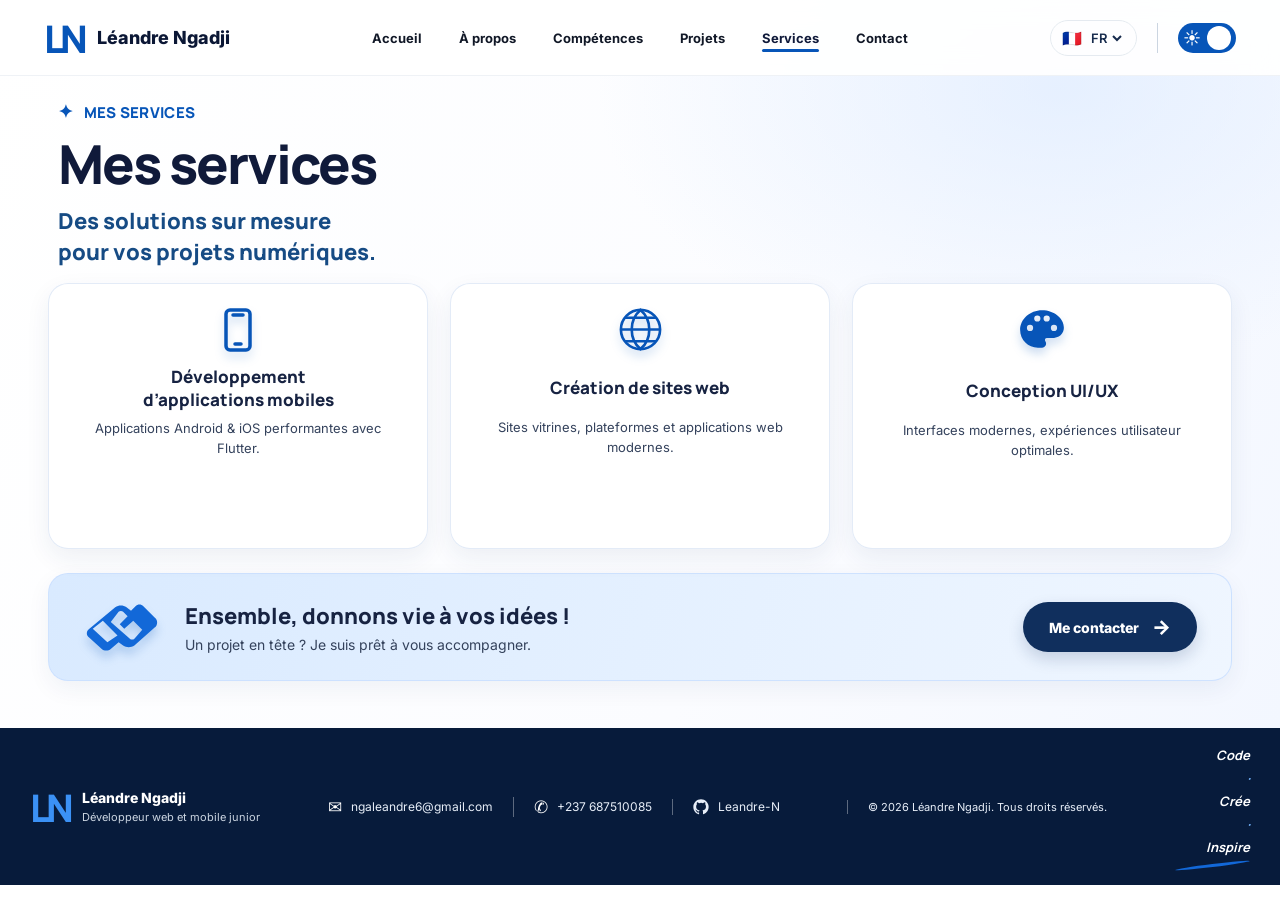
<file: services.html>
<!DOCTYPE html>
<html lang="fr">

<head>
    <meta charset="UTF-8">
    <meta name="viewport" content="width=device-width, initial-scale=1.0">
    <meta name="description"
        content="Découvrez les services de Léandre Ngadji : développement mobile, création de sites web et conception UI/UX.">
    <title>Services | Léandre Ngadji</title>

    <link rel="preconnect" href="https://fonts.googleapis.com">
    <link rel="preconnect" href="https://fonts.gstatic.com" crossorigin>
    <link href="https://fonts.googleapis.com/css2?family=Inter:wght@400;500;600;700;800&family=Manrope:wght@400;500;600;700;800&display=swap"
        rel="stylesheet">
    <link rel="stylesheet" href="assets/css/style.css">
</head>

<body class="services-page">
    <header class="navbar">
        <div class="nav-container">
            <a href="index.html" class="logo" aria-label="Accueil — Léandre Ngadji">
                <span class="logo-icon">LN</span>
                <span class="logo-name">Léandre Ngadji</span>
            </a>

            <nav class="nav-menu" id="navMenu" aria-label="Navigation principale">
                <a href="index.html" class="nav-link">Accueil</a>
                <a href="about.html" class="nav-link">À propos</a>
                <a href="skills.html" class="nav-link">Compétences</a>
                <a href="projects.html" class="nav-link">Projets</a>
                <a href="services.html" class="nav-link active" aria-current="page">Services</a>
                <a href="contact.html" class="nav-link">Contact</a>
            </nav>

            <div class="nav-options">
                <div class="language-selector">
                    <span aria-hidden="true">🇫🇷</span>
                    <select id="languageSelect" aria-label="Choisir la langue">
                        <option value="fr">FR</option>
                        <option value="en">EN</option>
                    </select>
                </div>
                <span class="nav-separator" aria-hidden="true"></span>
                <button class="theme-toggle" id="themeToggle" aria-label="Changer de thème">
                    <span class="theme-icon" aria-hidden="true">☀</span>
                    <span class="theme-circle" aria-hidden="true"></span>
                </button>
            </div>

            <button class="hamburger" id="hamburger" aria-label="Ouvrir le menu" aria-expanded="false"
                aria-controls="navMenu">
                <span></span>
                <span></span>
                <span></span>
            </button>
        </div>
    </header>

    <main class="services-main">
        <section class="services-hero" aria-labelledby="servicesTitle">
            <div class="services-heading">
                <p class="services-eyebrow"><span aria-hidden="true">✦</span> Mes services</p>
                <h1 id="servicesTitle">Mes services</h1>
                <p class="services-intro">Des solutions sur mesure<br class="services-break"> pour vos projets numériques.</p>
            </div>

        </section>

        <section class="services-grid" aria-label="Services proposés">
            <article class="service-card">
                <span class="service-icon" aria-hidden="true">
                    <svg viewBox="0 0 48 48" fill="none" stroke="currentColor" stroke-width="3.5" stroke-linecap="round" stroke-linejoin="round">
                        <rect x="12" y="4" width="24" height="40" rx="4"></rect>
                        <path d="M19 9h10M21 38h6"></path>
                    </svg>
                </span>
                <h2>Développement<br>d’applications mobiles</h2>
                <p>Applications Android &amp; iOS performantes avec Flutter.</p>
            </article>

            <article class="service-card">
                <span class="service-icon service-globe" aria-hidden="true">
                    <svg viewBox="0 0 48 48" fill="none" stroke="currentColor" stroke-width="2.7">
                        <circle cx="24" cy="24" r="20"></circle>
                        <path d="M4 24h40M24 4c6 5 9 12 9 20s-3 15-9 20c-6-5-9-12-9-20s3-15 9-20ZM8 12h32M8 36h32"></path>
                    </svg>
                </span>
                <h2>Création de sites web</h2>
                <p>Sites vitrines, plateformes et applications web modernes.</p>
            </article>

            <article class="service-card">
                <span class="service-icon service-palette" aria-hidden="true">
                    <svg viewBox="0 0 48 48" fill="currentColor">
                        <path d="M24 4C12.4 4 3 12.5 3 23c0 9.5 7.7 17 17.1 17H24c3.2 0 5-3.5 3.2-6.1-.9-1.3-.1-3.1 1.5-3.1h4.1C40.7 30.8 45 26.4 45 20.8 45 11.6 35.6 4 24 4Zm-11.5 20a3 3 0 1 1 0-6 3 3 0 0 1 0 6Zm7-9a3 3 0 1 1 0-6 3 3 0 0 1 0 6Zm9 0a3 3 0 1 1 0-6 3 3 0 0 1 0 6Zm7 9a3 3 0 1 1 0-6 3 3 0 0 1 0 6Z"></path>
                    </svg>
                </span>
                <h2>Conception UI/UX</h2>
                <p>Interfaces modernes, expériences utilisateur optimales.</p>
            </article>
        </section>

        <section class="services-cta" aria-label="Contactez-moi pour votre projet">
            <span class="services-cta-icon" aria-hidden="true">
                <svg viewBox="0 0 64 48" fill="currentColor">
                    <path d="m61 15-10-10c-2-2-5-2-7 0l-4 4-4-3c-3-2-7-2-10 0L3 25c-3 2-3 6 0 8l11 10c2 2 6 2 8 0l7-6 4 3c3 2 7 2 10 0l18-16c3-2 3-7 0-9ZM19 37 6 25l9-7 13 13-9 6Zm24-3c-1 1-3 1-4 0L22 19l7-9c1-1 3-1 4 0l4 4-7 7 4 4 8-7 8 8-7 8Z"></path>
                </svg>
            </span>
            <div class="services-cta-copy">
                <h2>Ensemble, donnons vie à vos idées&nbsp;!</h2>
                <p>Un projet en tête&nbsp;? Je suis prêt à vous accompagner.</p>
            </div>
            <a class="services-cta-button" href="mailto:ngaleandre6@gmail.com?subject=Parlons%20de%20mon%20projet">
                Me contacter <span aria-hidden="true">→</span>
            </a>
        </section>
    </main>

    <footer class="site-footer">
        <div class="footer-container">
            <a href="index.html" class="footer-brand" aria-label="Retour à l’accueil">
                <span class="footer-logo">LN</span>
                <span class="footer-brand-text">
                    <strong>Léandre Ngadji</strong>
                    <small>Développeur web et mobile junior</small>
                </span>
            </a>
            <div class="footer-contact">
                <a href="mailto:ngaleandre6@gmail.com" class="footer-contact-item">
                    <span aria-hidden="true">✉</span><span>ngaleandre6@gmail.com</span>
                </a>
                <a href="tel:+237687510085" class="footer-contact-item">
                    <span aria-hidden="true">✆</span><span>+237 687510085</span>
                </a>
                <a href="https://github.com/Leandre-N" class="footer-contact-item" target="_blank" rel="noopener noreferrer">
                    <svg width="16" height="16" viewBox="0 0 24 24" fill="currentColor" aria-hidden="true" focusable="false">
                        <path d="M12 .5C5.65.5.5 5.65.5 12c0 5.08 3.29 9.38 7.86 10.9.58.11.79-.25.79-.56v-2.18c-3.2.7-3.88-1.54-3.88-1.54-.53-1.35-1.3-1.71-1.3-1.71-1.06-.72.08-.71.08-.71 1.17.08 1.78 1.2 1.78 1.2 1.04 1.79 2.72 1.27 3.39.97.1-.76.41-1.27.75-1.56-2.55-.29-5.24-1.28-5.24-5.68 0-1.25.45-2.28 1.19-3.08-.12-.29-.52-1.46.11-3.04 0 0 .97-.31 3.18 1.18a11.04 11.04 0 0 1 5.8 0c2.2-1.49 3.17-1.18 3.17-1.18.63 1.58.23 2.75.11 3.04.74.8 1.18 1.83 1.18 3.08 0 4.41-2.7 5.38-5.27 5.66.42.36.79 1.07.79 2.16v3.2c0 .31.21.68.8.56A11.51 11.51 0 0 0 23.5 12C23.5 5.65 18.35.5 12 .5z"/>
                    </svg>
                    <span>Leandre-N</span>
                </a>
            </div>
            <p class="footer-copyright">© 2026 Léandre Ngadji. Tous droits réservés.</p>
            <p class="footer-signature">Code <span>·</span> Crée <span>·</span> Inspire<i></i></p>
        </div>
    </footer>

    <script src="assets/js/main.js"></script>
</body>

</html>
</file>
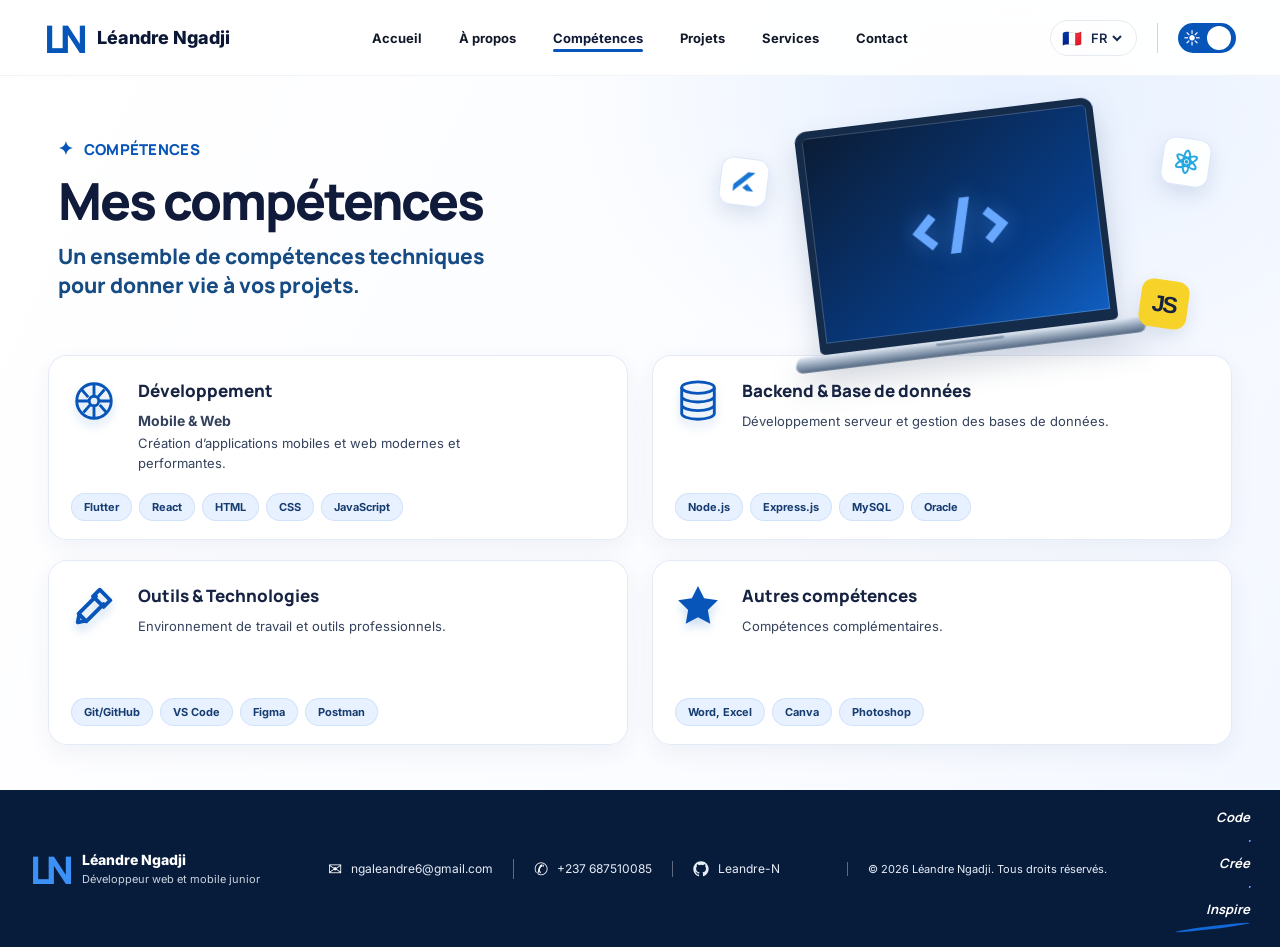
<file: skills.html>
<!DOCTYPE html>
<html lang="fr">

<head>
    <meta charset="UTF-8">
    <meta name="viewport" content="width=device-width, initial-scale=1.0">
    <meta name="description"
        content="Découvrez les compétences de Léandre Ngadji en développement mobile, web, backend, bases de données et outils numériques.">
    <title>Compétences | Léandre Ngadji</title>

    <link rel="preconnect" href="https://fonts.googleapis.com">
    <link rel="preconnect" href="https://fonts.gstatic.com" crossorigin>
    <link href="https://fonts.googleapis.com/css2?family=Inter:wght@400;500;600;700;800&family=Manrope:wght@400;500;600;700;800&display=swap"
        rel="stylesheet">
    <link rel="stylesheet" href="assets/css/style.css">
</head>

<body class="skills-page">
    <header class="navbar">
        <div class="nav-container">
            <a href="index.html" class="logo" aria-label="Accueil — Léandre Ngadji">
                <span class="logo-icon">LN</span>
                <span class="logo-name">Léandre Ngadji</span>
            </a>

            <nav class="nav-menu" id="navMenu" aria-label="Navigation principale">
                <a href="index.html" class="nav-link">Accueil</a>
                <a href="about.html" class="nav-link">À propos</a>
                <a href="skills.html" class="nav-link active" aria-current="page">Compétences</a>
                <a href="projects.html" class="nav-link">Projets</a>
                <a href="services.html" class="nav-link">Services</a>
                <a href="contact.html" class="nav-link">Contact</a>
            </nav>

            <div class="nav-options">
                <div class="language-selector">
                    <span aria-hidden="true">🇫🇷</span>
                    <select id="languageSelect" aria-label="Choisir la langue">
                        <option value="fr">FR</option>
                        <option value="en">EN</option>
                    </select>
                </div>
                <span class="nav-separator" aria-hidden="true"></span>
                <button class="theme-toggle" id="themeToggle" aria-label="Changer de thème">
                    <span class="theme-icon" aria-hidden="true">☀</span>
                    <span class="theme-circle" aria-hidden="true"></span>
                </button>
            </div>

            <button class="hamburger" id="hamburger" aria-label="Ouvrir le menu" aria-expanded="false"
                aria-controls="navMenu">
                <span></span>
                <span></span>
                <span></span>
            </button>
        </div>
    </header>

    <main class="skills-main">
        <section class="skills-hero" aria-labelledby="skillsTitle">
            <div class="skills-heading">
                <p class="skills-eyebrow"><span aria-hidden="true">✦</span> Compétences</p>
                <h1 id="skillsTitle">Mes compétences</h1>
                <p class="skills-intro">Un ensemble de compétences techniques<br class="desktop-break"> pour donner vie à vos projets.</p>
            </div>

            <div class="skills-illustration" role="img" aria-label="Illustration d’un ordinateur avec du code et des technologies web">
                <span class="tech-tile tech-flutter" aria-hidden="true">
                    <svg viewBox="0 0 32 32" fill="none"><path d="M5 19.5 19.5 5H27L12.5 19.5 5 27v-7.5Z" fill="currentColor"/><path d="m15 22 4.5-4.5L27 25h-7.5L15 22Z" fill="currentColor"/></svg>
                </span>
                <span class="tech-tile tech-react" aria-hidden="true">⚛</span>
                <span class="tech-tile tech-js" aria-hidden="true">JS</span>
                <div class="laptop">
                    <div class="laptop-screen"><span>&lt;/&gt;</span></div>
                    <div class="laptop-base"><i></i></div>
                </div>
            </div>
        </section>

        <section class="skills-grid" aria-label="Domaines de compétences">
            <article class="skill-card">
                <div class="skill-card-heading">
                    <span class="skill-icon" aria-hidden="true">
                        <svg viewBox="0 0 48 48" fill="none" stroke="currentColor" stroke-width="3">
                            <circle cx="24" cy="24" r="18"></circle>
                            <circle cx="24" cy="24" r="5"></circle>
                            <path d="m11 12 7 8m12 8 7 8M35 12l-7 8m-8 8-7 8M24 6v13m0 10v13M6 24h13m10 0h13"></path>
                        </svg>
                    </span>
                    <div>
                        <h2>Développement</h2>
                        <h3>Mobile &amp; Web</h3>
                        <p>Création d’applications mobiles et web modernes et performantes.</p>
                    </div>
                </div>
                <ul class="skill-tags" aria-label="Technologies de développement">
                    <li>Flutter</li><li>React</li><li>HTML</li><li>CSS</li><li>JavaScript</li>
                </ul>
            </article>

            <article class="skill-card">
                <div class="skill-card-heading">
                    <span class="skill-icon" aria-hidden="true">
                        <svg viewBox="0 0 48 48" fill="none" stroke="currentColor" stroke-width="3">
                            <ellipse cx="24" cy="10" rx="17" ry="6"></ellipse>
                            <path d="M7 10v27c0 3.3 7.6 6 17 6s17-2.7 17-6V10M7 19c0 3.3 7.6 6 17 6s17-2.7 17-6M7 28c0 3.3 7.6 6 17 6s17-2.7 17-6"></path>
                        </svg>
                    </span>
                    <div>
                        <h2>Backend &amp; Base de données</h2>
                        <p>Développement serveur et gestion des bases de données.</p>
                    </div>
                </div>
                <ul class="skill-tags" aria-label="Technologies backend et bases de données">
                    <li>Node.js</li><li>Express.js</li><li>MySQL</li><li>Oracle</li>
                </ul>
            </article>

            <article class="skill-card">
                <div class="skill-card-heading">
                    <span class="skill-icon" aria-hidden="true">
                        <svg viewBox="0 0 48 48" fill="none" stroke="currentColor" stroke-width="4" stroke-linecap="round" stroke-linejoin="round">
                            <path d="m30 7 11 11-7 7-11-11 7-7ZM26 14 9 31l-2 10 10-2 17-17M8 32l8 8"></path>
                        </svg>
                    </span>
                    <div>
                        <h2>Outils &amp; Technologies</h2>
                        <p>Environnement de travail et outils professionnels.</p>
                    </div>
                </div>
                <ul class="skill-tags" aria-label="Outils utilisés">
                    <li>Git/GitHub</li><li>VS Code</li><li>Figma</li><li>Postman</li>
                </ul>
            </article>

            <article class="skill-card">
                <div class="skill-card-heading">
                    <span class="skill-icon skill-icon-star" aria-hidden="true">
                        <svg viewBox="0 0 48 48" fill="currentColor">
                            <path d="m24 3 6.4 13 14.3 2.1-10.4 10.1 2.5 14.3L24 35.8l-12.8 6.7 2.5-14.3L3.3 18.1 17.6 16 24 3Z"></path>
                        </svg>
                    </span>
                    <div>
                        <h2>Autres compétences</h2>
                        <p>Compétences complémentaires.</p>
                    </div>
                </div>
                <ul class="skill-tags" aria-label="Compétences complémentaires">
                    <li>Word, Excel</li><li>Canva</li><li>Photoshop</li>
                </ul>
            </article>
        </section>
    </main>

    <footer class="site-footer">
        <div class="footer-container">
            <a href="index.html" class="footer-brand" aria-label="Retour à l’accueil">
                <span class="footer-logo">LN</span>
                <span class="footer-brand-text">
                    <strong>Léandre Ngadji</strong>
                    <small>Développeur web et mobile junior</small>
                </span>
            </a>
            <div class="footer-contact">
                <a href="mailto:ngaleandre6@gmail.com" class="footer-contact-item">
                    <span aria-hidden="true">✉</span><span>ngaleandre6@gmail.com</span>
                </a>
                <a href="tel:+237687510085" class="footer-contact-item">
                    <span aria-hidden="true">✆</span><span>+237 687510085</span>
                </a>
                <a href="https://github.com/Leandre-N" class="footer-contact-item" target="_blank" rel="noopener noreferrer">
                    <svg width="16" height="16" viewBox="0 0 24 24" fill="currentColor" aria-hidden="true" focusable="false">
                        <path d="M12 .5C5.65.5.5 5.65.5 12c0 5.08 3.29 9.38 7.86 10.9.58.11.79-.25.79-.56v-2.18c-3.2.7-3.88-1.54-3.88-1.54-.53-1.35-1.3-1.71-1.3-1.71-1.06-.72.08-.71.08-.71 1.17.08 1.78 1.2 1.78 1.2 1.04 1.79 2.72 1.27 3.39.97.1-.76.41-1.27.75-1.56-2.55-.29-5.24-1.28-5.24-5.68 0-1.25.45-2.28 1.19-3.08-.12-.29-.52-1.46.11-3.04 0 0 .97-.31 3.18 1.18a11.04 11.04 0 0 1 5.8 0c2.2-1.49 3.17-1.18 3.17-1.18.63 1.58.23 2.75.11 3.04.74.8 1.18 1.83 1.18 3.08 0 4.41-2.7 5.38-5.27 5.66.42.36.79 1.07.79 2.16v3.2c0 .31.21.68.8.56A11.51 11.51 0 0 0 23.5 12C23.5 5.65 18.35.5 12 .5z"/>
                    </svg>
                    <span>Leandre-N</span>
                </a>
            </div>
            <p class="footer-copyright">© 2026 Léandre Ngadji. Tous droits réservés.</p>
            <p class="footer-signature">Code <span>·</span> Crée <span>·</span> Inspire<i></i></p>
        </div>
    </footer>

    <script src="assets/js/main.js"></script>
</body>

</html>
</file>
<file: assets/css/style.css>
/* ==========================================
   1. VARIABLES
========================================== */

:root {
    --primary: #102A43;
    --secondary: #1F4E79;
    --blue: #0755B8;

    --white: #FFFFFF;
    --text: #172B4D;
    --gray: #52606D;

    --border: #E5EAF0;
    --background: #FFFFFF;
}


/* ==========================================
   2. RESET
========================================== */

* {
    margin: 0;
    padding: 0;
    box-sizing: border-box;
}

html {
    scroll-behavior: smooth;
}

body {
    font-family: 'Inter', sans-serif;
    background: var(--background);
    color: var(--text);
    overflow-x: hidden;
}

a {
    text-decoration: none;
    color: inherit;
}

button,
select {
    font-family: inherit;
}


/* ==========================================
   3. NAVBAR
========================================== */

.navbar {
    width: 100%;
    height: 76px;

    position: fixed;
    top: 0;
    left: 0;
    z-index: 1000;

    background: rgba(255, 255, 255, 0.92);
    backdrop-filter: blur(12px);

    border-bottom: 1px solid rgba(229, 234, 240, 0.6);
}

.nav-container {
    max-width: 1440px;
    height: 100%;

    margin: auto;
    padding: 0 44px;

    display: flex;
    align-items: center;
    justify-content: space-between;
}


/* LOGO */

.logo {
    display: flex;
    align-items: center;
    gap: 14px;
    flex-shrink: 0;
}

.logo-icon {
    font-family: 'Manrope', sans-serif;
    font-size: 38px;
    font-weight: 800;
    letter-spacing: -5px;
    color: var(--blue);
}

.logo-name {
    font-size: 18px;
    font-weight: 800;
    color: #0B1735;
}


/* NAVIGATION */

.nav-menu {
    display: flex;
    align-items: center;
    gap: 7px;
}

.nav-link {
    font-size: 13px;
    font-weight: 700;

    padding: 10px 15px;
    border-radius: 30px;

    color: #111827;
    transition: 0.3s ease;
}

.nav-link:hover {
    color: var(--blue);
    background: #EFF5FF;
}

.nav-link.active {
    background: #084A9B;
    color: white;
    box-shadow: 0 3px 8px rgba(8, 74, 155, 0.2);
}


/* OPTIONS */

.nav-options {
    display: flex;
    align-items: center;
    gap: 20px;
}


/* LANGUE */

.language-selector {
    display: flex;
    align-items: center;
    gap: 5px;

    padding: 7px 11px;

    border: 1px solid var(--border);
    border-radius: 25px;
}

.language-selector select {
    border: none;
    outline: none;
    background: transparent;

    font-size: 13px;
    font-weight: 600;
    color: var(--text);
    cursor: pointer;
}


/* SEPARATEUR */

.nav-separator {
    height: 30px;
    width: 1px;
    background: #CBD5E1;
}


/* THEME */

.theme-toggle {
    width: 58px;
    height: 30px;

    border: none;
    border-radius: 30px;
    background: #0755B8;

    display: flex;
    align-items: center;
    justify-content: space-between;

    padding: 3px 5px;
    cursor: pointer;
}

.theme-icon {
    color: white;
    font-size: 17px;
}

.theme-circle {
    width: 24px;
    height: 24px;

    border-radius: 50%;
    background: white;

    transition: 0.3s ease;
}


/* HAMBURGER */

.hamburger {
    display: none;
    background: none;
    border: none;
    cursor: pointer;
}

.hamburger span {
    display: block;

    width: 25px;
    height: 2px;

    margin: 5px;

    background: var(--primary);
    transition: 0.3s;
}


/* ==========================================
   4. HERO
========================================== */

.hero {
    width: 100%;
    min-height: 590px;

    padding-top: 76px;

    background: linear-gradient(
        115deg,
        #FFFFFF 0%,
        #FCFDFF 65%,
        #F4F7FF 100%
    );

    overflow: hidden;
}

.hero-container {
    max-width: 1440px;
    min-height: 514px;

    margin: auto;
    padding: 35px 44px 0;

    display: grid;
    grid-template-columns: 1fr 1fr;
    align-items: center;
}


/* HERO CONTENT */

.hero-content {
    position: relative;
    z-index: 5;
    padding-bottom: 30px;
}

.hero-greeting {
    font-family: 'Manrope', sans-serif;
    font-size: clamp(28px, 3vw, 38px);
    font-weight: 500;

    color: #526078;
    margin-bottom: 0;
}

.hero-content h1 {
    font-family: 'Manrope', sans-serif;
    font-size: clamp(43px, 5vw, 72px);

    line-height: 1.08;
    letter-spacing: -3px;
    font-weight: 800;

    color: #081333;
}

.hero-underline {
    width: 175px;
    height: 7px;

    margin-top: 12px;
    margin-bottom: 22px;

    border-top: 5px solid #1268D8;
    border-radius: 50%;

    transform: rotate(-5deg);
}

.hero-headline {
    max-width: 500px;

    font-family: 'Manrope', sans-serif;
    font-size: 21px;

    line-height: 1.35;
    font-weight: 800;

    color: #084A9B;
    margin-bottom: 20px;
}

.hero-description {
    max-width: 500px;

    font-size: 15px;
    line-height: 1.65;

    color: #26364F;
    margin-bottom: 25px;
}

.hero-description strong {
    font-weight: 700;
    color: #102A43;
}


/* HERO BUTTONS */

.hero-actions {
    display: flex;
    align-items: center;
    flex-wrap: wrap;
    gap: 14px;
}

.btn {
    min-height: 47px;

    display: inline-flex;
    align-items: center;
    justify-content: center;
    gap: 12px;

    padding: 0 22px;

    border-radius: 30px;

    font-size: 13px;
    font-weight: 700;

    transition: 0.3s ease;
}

.btn-primary {
    background: #102F5D;
    color: white;
}

.btn-primary:hover {
    background: #0755B8;
    transform: translateY(-3px);
    box-shadow: 0 8px 20px rgba(16, 47, 93, 0.2);
}

.btn-outline {
    border: 1.5px solid #102A43;
    color: #102A43;
    background: transparent;
}

.btn-outline:hover {
    background: #102A43;
    color: white;
    transform: translateY(-3px);
}

.btn-icon {
    font-size: 18px;
}


/* CV */

.hero-cv {
    display: inline-flex;
    align-items: center;
    gap: 9px;

    margin-top: 17px;

    font-size: 14px;
    font-weight: 700;

    color: #102A43;
    text-decoration: underline;

    cursor: pointer;
}

.hero-cv:hover,
.about-cv:hover {
    opacity: 0.9;
}

.cv-icon {
    font-size: 22px;
    font-weight: 800;
}


/* HERO VISUAL */

.hero-visual {
    height: 475px;

    position: relative;

    display: flex;
    align-items: flex-end;
    justify-content: center;
}

.hero-image-wrapper {
    width: 100%;
    height: 100%;

    position: relative;
    z-index: 2;

    display: flex;
    justify-content: center;
    align-items: flex-end;
}

.hero-image {
    width: auto;
    max-width: 100%;
    height: 100%;

    object-fit: contain;
    object-position: center bottom;

    position: relative;
    z-index: 2;
}


/* FORMES GRAPHIQUES */

.hero-shape {
    position: absolute;

    background: linear-gradient(
        135deg,
        #B9D4FF,
        #69A8F4
    );

    border-radius: 100px;
    opacity: 0.8;
}

.shape-one {
    width: 420px;
    height: 65px;

    top: 100px;
    left: 5px;

    transform: rotate(-43deg);
}

.shape-two {
    width: 380px;
    height: 65px;

    top: 225px;
    left: 0;

    transform: rotate(-43deg);
}

.shape-three {
    width: 240px;
    height: 65px;

    top: 310px;
    right: -30px;

    transform: rotate(-43deg);
}


/* SIGNATURE */

.hero-signature {
    position: absolute;

    right: -5px;
    top: 150px;

    z-index: 4;

    display: flex;
    flex-direction: column;

    font-family: 'Manrope', sans-serif;
    font-size: 29px;

    font-weight: 800;
    font-style: italic;
    line-height: 1.2;

    color: #102F5D;

    transform: rotate(-8deg);
}

.signature-line {
    width: 100px;
    height: 4px;

    margin-top: 13px;

    background: #0755B8;
    border-radius: 50%;

    transform: rotate(-10deg);
}


/* BADGE */

.hero-badge {
    position: absolute;

    right: 0;
    bottom: 75px;

    z-index: 5;

    display: flex;
    align-items: center;
    gap: 12px;

    padding: 12px 17px;

    background: white;
    border-radius: 15px;

    box-shadow: 0 5px 20px rgba(0, 0, 0, 0.1);
}

.badge-icon {
    width: 39px;
    height: 39px;

    display: flex;
    align-items: center;
    justify-content: center;

    border-radius: 50%;
    background: #0865CE;

    color: white;
    font-weight: 800;
    font-size: 14px;
}

.badge-text {
    display: flex;
    flex-direction: column;
    gap: 3px;

    font-size: 12px;
}

.badge-text strong {
    color: #101A30;
}

.badge-text span {
    color: #52606D;
}


/* POINTS DECORATIFS */

.hero-dots {
    position: absolute;

    width: 80px;
    height: 80px;

    top: 100px;
    right: -20px;

    z-index: 1;

    background-image: radial-gradient(
        #B9D1F5 3px,
        transparent 3px
    );

    background-size: 22px 22px;
}


/* ==========================================
   5. EXPERTISE
========================================== */

.expertise {
    width: 100%;
    padding: 0 30px 25px;
    background: var(--background);
}

.expertise-container {
    max-width: 1380px;
    min-height: 85px;

    margin: auto;
    padding: 20px;

    display: grid;

    grid-template-columns:
        1.1fr 1.3fr 1.7fr 1.7fr 1.4fr;

    align-items: center;

    background: #F0F4FF;
    border-radius: 18px;
}


/* TITRE */

.expertise-title {
    display: flex;
    align-items: center;
    gap: 12px;

    padding-right: 20px;
}

.expertise-title-line {
    width: 4px;
    height: 38px;

    background: #1268D8;
    border-radius: 5px;

    flex-shrink: 0;
}

.expertise-title h2 {
    font-family: 'Manrope', sans-serif;
    font-size: 17px;
    font-weight: 800;

    color: #102A43;
    white-space: nowrap;
}


/* ELEMENTS */

.expertise-item {
    min-height: 42px;

    padding: 0 20px;

    display: flex;
    align-items: center;
    gap: 15px;

    border-left: 1px solid #8995A8;

    transition: transform 0.3s ease;
}

.expertise-item:hover {
    transform: translateY(-3px);
}


/* ICONES */

.expertise-icon {
    width: 38px;
    height: 38px;

    flex-shrink: 0;
    color: #0755B8;
}

.expertise-icon svg {
    width: 100%;
    height: 100%;
}


/* INFORMATIONS */

.expertise-info h3 {
    font-family: 'Manrope', sans-serif;
    font-size: 14px;
    font-weight: 800;

    color: #101A30;
    margin-bottom: 5px;

    white-space: nowrap;
}

.expertise-info p {
    font-size: 13px;
    color: #35445C;
    line-height: 1.4;
}


/* ==========================================
   6. PROJETS
========================================== */

.projects-section {
    width: 100%;
    padding: 75px 30px 90px;
    background: var(--background);
}

.projects-container {
    max-width: 1380px;
    margin: auto;
}


/* EN-TETE */

.projects-header {
    display: flex;
    justify-content: space-between;
    align-items: flex-end;
    gap: 30px;

    margin-bottom: 38px;
}

.section-label {
    display: inline-block;

    font-size: 11px;
    font-weight: 800;
    letter-spacing: 2px;

    color: #0755B8;

    margin-bottom: 12px;
}

.projects-heading h2 {
    font-family: 'Manrope', sans-serif;
    font-size: clamp(28px, 3vw, 38px);
    font-weight: 800;

    color: #102A43;

    margin-bottom: 12px;
}

.projects-heading p {
    max-width: 600px;

    font-size: 14px;
    line-height: 1.7;

    color: #52606D;
}


/* LIEN TOUS LES PROJETS */

.projects-all {
    display: inline-flex;
    align-items: center;
    gap: 12px;

    flex-shrink: 0;

    padding: 12px 19px;

    border: 1px solid #D6E0EC;
    border-radius: 30px;

    color: #102A43;

    font-size: 13px;
    font-weight: 700;

    transition: 0.3s ease;
}

.projects-all:hover {
    background: #102F5D;
    border-color: #102F5D;
    color: white;

    transform: translateY(-3px);
}

.projects-all span {
    font-size: 18px;
}


/* GRILLE */

.projects-grid {
    display: grid;
    grid-template-columns: repeat(2, minmax(0, 1fr));
    gap: 30px;
}

.projects-footer {
    display: flex;
    justify-content: center;
    margin-top: 30px;
}


/* CARTE */

.project-card {
    position: relative;
    overflow: hidden;

    background: white;

    border: 1px solid #E7ECF3;
    border-radius: 18px;

    box-shadow: 0 5px 25px rgba(16, 42, 67, 0.05);

    transition: transform 0.3s ease, box-shadow 0.3s ease;
}

.project-card:hover {
    transform: translateY(-7px);

    box-shadow: 0 15px 35px rgba(16, 42, 67, 0.1);
}


/* IMAGE */

.project-image {
    height: 260px;

    position: relative;
    overflow: hidden;

    background: #EAF0F8;
}

.project-image img {
    width: 100%;
    height: 100%;

    display: block;

    object-fit: cover;

    transition: transform 0.5s ease;
}

.project-image-portrait {
    background: #eef3fa;
}

.project-image.project-image-salleevent {
    height: 380px;
    display: flex;
    align-items: center;
    justify-content: center;
    background: #f0e9fa;
}

.project-image.project-image-salleevent img {
    width: auto;
    max-width: 100%;
    object-fit: contain;
}

.project-card:hover .project-image.project-image-salleevent img {
    transform: none;
}

.project-image-tenysy {
    background: #06152d;
}

.project-image-landing {
    background: #f3f6f7;
}

.project-image-landing img {
    object-fit: contain;
}

.project-image-tenysy img {
    object-fit: contain;
}

.project-card:hover .project-image.project-image-tenysy img {
    transform: none;
}

.project-card:hover .project-image.project-image-landing img {
    transform: none;
}

.project-image img.portrait-project-image {
    width: auto;
    max-width: 100%;
    object-fit: contain;
}

.project-card:hover .project-image img {
    transform: scale(1.04);
}


/* CATEGORIE */

.project-category {
    position: absolute;

    top: 17px;
    left: 17px;

    padding: 8px 13px;

    background: rgba(255, 255, 255, 0.95);

    border-radius: 20px;

    color: #102A43;

    font-size: 11px;
    font-weight: 700;

    box-shadow: 0 3px 10px rgba(0, 0, 0, 0.08);
}


/* CONTENU */

.project-content {
    padding: 25px;
}

.project-top {
    display: flex;
    justify-content: space-between;
    align-items: center;

    margin-bottom: 15px;
}

.project-number {
    font-size: 11px;
    font-weight: 800;
    letter-spacing: 1px;

    color: #0755B8;
}

.project-period {
    font-size: 12px;
    font-weight: 600;

    color: #7A8797;
}

.project-content h3 {
    font-family: 'Manrope', sans-serif;
    font-size: 23px;
    font-weight: 800;

    color: #102A43;

    margin-bottom: 12px;
}

.project-description {
    min-height: 76px;

    font-size: 13px;
    line-height: 1.75;

    color: #52606D;

    margin-bottom: 20px;
}


/* TECHNOLOGIES */

.project-technologies {
    display: flex;
    flex-wrap: wrap;
    gap: 8px;

    margin-bottom: 22px;
}

.project-technologies span {
    padding: 7px 12px;

    border-radius: 20px;

    background: #EEF4FC;

    color: #164B84;

    font-size: 11px;
    font-weight: 700;
}


/* LIEN PROJET */

.project-link {
    display: inline-flex;
    align-items: center;
    gap: 10px;

    padding-top: 17px;

    border-top: 1px solid #E7ECF3;

    width: 100%;

    color: #0755B8;

    font-size: 13px;
    font-weight: 800;

    transition: 0.3s ease;
}

.project-link::after {
    position: absolute;
    z-index: 1;
    inset: 0;
    border-radius: inherit;
    content: "";
}

.project-link:focus-visible {
    outline: none;
}

.project-link:focus-visible::after {
    outline: 3px solid #0755b8;
    outline-offset: -4px;
}

.project-link:hover {
    color: #102A43;
    gap: 16px;
}

.project-link span {
    font-size: 18px;
}


/* ==========================================
   7. RESPONSIVE TABLETTE
========================================== */

@media (min-width: 851px) and (max-width: 900px) {
    .navbar {
        height: 70px;
    }

    .nav-container {
        padding: 0 22px;
    }

    .nav-menu {
        position: absolute;
        top: 70px;
        left: 0;
        width: 100%;
        padding: 15px 22px;
        display: flex;
        flex-direction: column;
        align-items: stretch;
        gap: 5px;
        background: #fff;
        box-shadow: 0 10px 20px rgba(0, 0, 0, 0.05);
        opacity: 0;
        visibility: hidden;
        transform: translateY(-10px);
        transition: 0.3s ease;
    }

    .nav-menu.show {
        opacity: 1;
        visibility: visible;
        transform: translateY(0);
    }

    .nav-link {
        padding: 13px 15px;
        font-size: 14px;
    }

    .nav-options {
        margin-left: auto;
        margin-right: 20px;
    }

    .hamburger {
        width: 44px;
        height: 44px;
        display: grid;
        place-content: center;
        flex: 0 0 44px;
    }

    .hamburger span {
        width: 24px;
        margin: 3px 0;
    }
}

@media (max-width: 1100px) {

    .nav-container {
        padding: 0 25px;
    }

    .nav-menu {
        gap: 0;
    }

    .nav-link {
        padding: 9px 10px;
        font-size: 12px;
    }

    .nav-options {
        gap: 12px;
    }

    .hero-container {
        padding-left: 30px;
        padding-right: 30px;
    }

    .hero-content h1 {
        font-size: 52px;
    }

    .hero-headline {
        font-size: 18px;
    }

    .hero-description {
        font-size: 14px;
    }

    .hero-signature {
        right: -10px;
        font-size: 23px;
    }

    .hero-badge {
        right: -5px;
    }

    .expertise-container {
        grid-template-columns: repeat(2, 1fr);
        gap: 25px 10px;
        padding: 25px;
    }

    .expertise-title {
        grid-column: 1 / -1;
        padding-bottom: 15px;
        border-bottom: 1px solid #D5DEEF;
    }

    .expertise-item {
        border-left: none;
        padding: 0 10px;
    }

}


/* ==========================================
   8. RESPONSIVE MOBILE
========================================== */

@media (max-width: 850px) {

    /* NAVBAR */

    .navbar {
        height: 70px;
    }

    .nav-container {
        padding: 0 22px;
    }

    .nav-menu {
        position: absolute;

        top: 70px;
        left: 0;

        width: 100%;

        background: white;

        display: flex;
        flex-direction: column;
        align-items: stretch;

        padding: 15px 22px;
        gap: 5px;

        box-shadow: 0 10px 20px rgba(0, 0, 0, 0.05);

        opacity: 0;
        visibility: hidden;

        transform: translateY(-10px);

        transition: 0.3s ease;
    }

    .nav-menu.show {
        opacity: 1;
        visibility: visible;
        transform: translateY(0);
    }

    .nav-link {
        padding: 13px 15px;
        font-size: 14px;
    }

    .nav-options {
        margin-left: auto;
        margin-right: 20px;
    }

    .hamburger {
        width: 44px;
        height: 44px;
        display: grid;
        place-content: center;
        flex: 0 0 44px;
    }

    .hamburger span {
        width: 24px;
        margin: 3px 0;
    }


    /* HERO */

    .hero {
        padding-top: 70px;
    }

    .hero-container {
        grid-template-columns: 1fr;

        padding: 45px 30px 0;

        text-align: center;
    }

    .hero-content {
        padding-bottom: 10px;
    }

    .hero-greeting {
        font-size: 30px;
    }

    .hero-content h1 {
        font-size: clamp(42px, 9vw, 60px);
        letter-spacing: -2px;
    }

    .hero-underline {
        margin-left: auto;
        margin-right: auto;
    }

    .hero-headline {
        margin-left: auto;
        margin-right: auto;
        font-size: 20px;
    }

    .hero-description {
        margin-left: auto;
        margin-right: auto;
        font-size: 14px;
    }

    .hero-actions {
        justify-content: center;
    }

    .hero-cv {
        justify-content: center;
    }

    .hero-visual {
        height: 430px;
        max-width: 500px;
        width: 100%;

        margin: 30px auto 0;
    }

    .hero-signature {
        right: 0;
        top: 100px;
        font-size: 22px;
    }

    .hero-badge {
        right: 0;
        bottom: 45px;
    }

    /* PROJETS */

    .projects-section {
        padding: 60px 25px 70px;
    }

    .projects-grid {
        gap: 20px;
    }

    .project-image {
        height: 210px;
    }

    .project-content {
        padding: 20px;
    }

    .project-content h3 {
        font-size: 20px;
    }

    .project-description {
        min-height: 100px;
    }

}


/* ==========================================
   9. PETITS MOBILES
========================================== */

@media (max-width: 600px) {

    /* EXPERTISE */

    .expertise {
        padding: 0 16px 25px;
    }

    .expertise-container {
        grid-template-columns: 1fr;
        gap: 20px;
        padding: 22px 18px;
    }

    .expertise-title {
        grid-column: auto;
        padding-bottom: 15px;
    }

    .expertise-title h2 {
        font-size: 17px;
    }

    .expertise-item {
        padding: 0 5px 15px;
        border-left: none;
        border-bottom: 1px solid #D5DEEF;
    }

    .expertise-item:last-child {
        border-bottom: none;
        padding-bottom: 0;
    }

    .expertise-icon {
        width: 35px;
        height: 35px;
    }

    .expertise-info h3 {
        font-size: 14px;
        white-space: normal;
    }

    .expertise-info p {
        font-size: 12px;
    }


    /* PROJETS */

    .projects-section {
        padding: 50px 16px 60px;
    }

    .projects-header {
        flex-direction: column;
        align-items: flex-start;
        gap: 20px;

        margin-bottom: 28px;
    }

    .projects-heading h2 {
        font-size: 28px;
    }

    .projects-heading p {
        font-size: 13px;
    }

    .projects-all {
        font-size: 12px;
    }

    .projects-grid {
        grid-template-columns: 1fr;
        gap: 25px;
    }

    .project-image {
        height: 220px;
    }

    .project-content {
        padding: 22px;
    }

    .project-content h3 {
        font-size: 21px;
    }

    .project-description {
        min-height: auto;
    }

}


/* ==========================================
   10. TRES PETITS MOBILES
========================================== */

@media (max-width: 480px) {

    /* NAVBAR */

    .nav-container {
        padding: 0 16px;
    }

    .logo-icon {
        font-size: 32px;
    }

    .logo-name {
        font-size: 14px;
    }

    .nav-options {
        gap: 10px;
        margin-right: 12px;
    }

    .nav-separator {
        display: none;
    }

    .language-selector {
        padding: 5px 7px;
    }

    .theme-toggle {
        width: 45px;
        height: 26px;
    }

    .theme-circle {
        width: 20px;
        height: 20px;
    }


    /* HERO */

    .hero-container {
        padding: 35px 20px 0;
    }

    .hero-greeting {
        font-size: 25px;
    }

    .hero-content h1 {
        font-size: 42px;
    }

    .hero-headline {
        font-size: 18px;
    }

    .hero-description {
        font-size: 13px;
        line-height: 1.7;
    }

    .hero-actions {
        flex-direction: column;
        align-items: stretch;
    }

    .btn {
        width: 100%;
    }

    .hero-visual {
        height: 350px;
    }

    .hero-signature {
        right: -5px;
        top: 75px;
        font-size: 17px;
    }

    .hero-badge {
        right: -5px;
        bottom: 35px;
        padding: 9px 12px;
    }

    .badge-icon {
        width: 32px;
        height: 32px;
    }

    .hero-shape {
        opacity: 0.5;
    }


    /* PROJETS */

    .project-image {
        height: 190px;
    }

    .project-content {
        padding: 18px;
    }

}

@media (max-width: 360px) {
    .nav-container {
        padding-right: 12px;
        padding-left: 12px;
    }

    .logo {
        gap: 0;
    }

    .logo-name {
        display: none;
    }

    .nav-options {
        gap: 6px;
        margin-right: 8px;
    }

    .language-selector {
        padding: 4px 6px;
    }

    .theme-toggle {
        width: 42px;
    }
}


/* ==========================================
   11. MODE SOMBRE
========================================== */

body.dark-mode {
    --background: #0B1729;
    --text: #F1F5F9;

    background: var(--background);
    color: var(--text);
}

body.dark-mode .navbar {
    background: rgba(11, 23, 41, 0.94);
    border-bottom-color: #24354B;
}

body.dark-mode .logo-name,
body.dark-mode .nav-link,
body.dark-mode .hamburger span {
    color: #F1F5F9;
}

body.dark-mode .nav-link.active {
    background: #0755B8;
    color: white;
}

body.dark-mode .hero {
    background: linear-gradient(
        115deg,
        #0B1729,
        #142943
    );
}

body.dark-mode .hero-greeting,
body.dark-mode .hero-description {
    color: #CBD5E1;
}

body.dark-mode .hero-content h1 {
    color: #FFFFFF;
}

body.dark-mode .hero-description strong {
    color: #FFFFFF;
}

body.dark-mode .hero-cv {
    color: #FFFFFF;
}

body.dark-mode .btn-outline {
    color: white;
    border-color: white;
}

body.dark-mode .nav-menu {
    background: #0B1729;
}

body.dark-mode .language-selector select {
    color: white;
}

body.dark-mode .nav-separator {
    background: #52606D;
}

body.dark-mode .theme-toggle {
    background: #52606D;
}

body.dark-mode .theme-circle {
    transform: translateX(-25px);
}


/* EXPERTISE */

body.dark-mode .expertise-container {
    background: #172A43;
}

body.dark-mode .expertise-title h2,
body.dark-mode .expertise-info h3 {
    color: #FFFFFF;
}

body.dark-mode .expertise-info p {
    color: #CBD5E1;
}

body.dark-mode .expertise-item {
    border-color: #40536B;
}

body.dark-mode .expertise-title {
    border-color: #40536B;
}


/* PROJETS */

body.dark-mode .projects-section {
    background: #0B1729;
}

body.dark-mode .projects-heading h2,
body.dark-mode .project-content h3 {
    color: #FFFFFF;
}

body.dark-mode .projects-heading p,
body.dark-mode .project-description {
    color: #CBD5E1;
}

body.dark-mode .project-card {
    background: #172A43;
    border-color: #30445D;
}

body.dark-mode .project-technologies span {
    background: #243C5A;
    color: #B9D4FF;
}

body.dark-mode .project-link {
    border-color: #40536B;
    color: #83B9FF;
}

body.dark-mode .projects-all {
    color: #FFFFFF;
    border-color: #40536B;
}

body.dark-mode .projects-all:hover {
    background: #0755B8;
}

body.dark-mode .project-image {
    background: #243C5A;
}


/* ==========================================
   12. BANNIERE DE CONTACT
========================================== */

.contact-banner {
    width: 100%;
    padding: 0 30px 30px;
    background: var(--background);
}

.contact-banner-inner {
    position: relative;
    isolation: isolate;
    overflow: hidden;
    max-width: 1380px;
    min-height: 145px;
    margin: 0 auto;
    padding: 28px 42px;
    display: flex;
    align-items: center;
    gap: 28px;
    color: #FFFFFF;
    background:
        radial-gradient(ellipse at 90% 120%, rgba(25, 105, 200, 0.28), transparent 38%),
        linear-gradient(110deg, #102F5D 0%, #071B3B 100%);
    border-radius: 20px;
}

.contact-banner-inner::after {
    content: "";
    position: absolute;
    z-index: -1;
    width: 420px;
    height: 230px;
    right: -70px;
    bottom: -160px;
    border: 1px solid rgba(91, 157, 239, 0.22);
    border-radius: 50%;
    box-shadow: 0 0 0 18px rgba(91, 157, 239, 0.04),
                0 0 0 38px rgba(91, 157, 239, 0.04);
}

.contact-banner-icon {
    width: 76px;
    height: 76px;
    flex: 0 0 76px;
    display: flex;
    align-items: center;
    justify-content: center;
    color: #3B91F5;
    transform: rotate(-8deg);
}

.contact-banner-icon svg {
    width: 68px;
    height: 68px;
}

.contact-banner-content {
    flex: 1;
    min-width: 0;
}

.contact-banner-content h2 {
    margin-bottom: 8px;
    color: #FFFFFF;
    font-family: 'Manrope', sans-serif;
    font-size: clamp(20px, 2.1vw, 27px);
    font-weight: 800;
    line-height: 1.25;
}

.contact-banner-content p {
    max-width: 620px;
    color: #E4ECF7;
    font-size: 14px;
    line-height: 1.6;
}

.contact-banner-actions {
    display: flex;
    align-items: center;
    gap: 12px;
    flex-shrink: 0;
}

.banner-button {
    min-height: 48px;
    padding: 0 20px;
    display: inline-flex;
    align-items: center;
    justify-content: center;
    gap: 9px;
    border-radius: 28px;
    font-size: 13px;
    font-weight: 800;
    white-space: nowrap;
    transition: transform 0.25s ease, box-shadow 0.25s ease;
}

.banner-button:hover {
    transform: translateY(-3px);
    box-shadow: 0 8px 18px rgba(0, 0, 0, 0.18);
}

.banner-button-light {
    color: #102A43;
    background: #FFFFFF;
}

.banner-button-whatsapp {
    color: #FFFFFF;
    background: #16B95D;
}

.whatsapp-symbol {
    font-size: 18px;
    line-height: 1;
}


/* ==========================================
   13. FOOTER
========================================== */

.site-footer {
    width: 100%;
    color: #FFFFFF;
    background: #071B3B;
}

.footer-container {
    max-width: 1440px;
    min-height: 96px;
    margin: 0 auto;
    padding: 18px 30px;
    display: flex;
    align-items: center;
    justify-content: space-between;
    gap: 22px;
}

.footer-brand {
    display: flex;
    align-items: center;
    gap: 13px;
    flex-shrink: 0;
}

.footer-logo {
    color: #3B91F5;
    font-family: 'Manrope', sans-serif;
    font-size: 38px;
    font-weight: 800;
    letter-spacing: -5px;
}

.footer-brand-text {
    display: flex;
    flex-direction: column;
    gap: 4px;
}

.footer-brand-text strong {
    color: #FFFFFF;
    font-size: 14px;
    font-weight: 800;
}

.footer-brand-text small {
    color: #CBD5E1;
    font-size: 11px;
}

.footer-contact {
    display: flex;
    align-items: center;
    gap: 20px;
}

.footer-contact-item {
    display: inline-flex;
    align-items: center;
    gap: 9px;
    color: #E7EEF8;
    font-size: 12px;
    white-space: nowrap;
    transition: color 0.2s ease;
}

.footer-contact-item + .footer-contact-item {
    padding-left: 20px;
    border-left: 1px solid rgba(255, 255, 255, 0.35);
}

.footer-contact-item:hover {
    color: #75B5FF;
}

.footer-contact-item > span:first-child {
    color: #FFFFFF;
    font-size: 17px;
}

.footer-copyright {
    padding-left: 20px;
    border-left: 1px solid rgba(255, 255, 255, 0.35);
    color: #E7EEF8;
    font-size: 11px;
    white-space: nowrap;
}

.footer-signature {
    display: flex;
    flex-direction: column;
    align-items: flex-end;
    gap: 5px;
    color: #FFFFFF;
    font-family: 'Manrope', sans-serif;
    font-size: 13px;
    font-style: italic;
    font-weight: 700;
    white-space: nowrap;
}

.footer-signature span {
    color: #75B5FF;
}

.footer-signature i {
    width: 75px;
    height: 3px;
    margin-top: 3px;
    background: #1268D8;
    border-radius: 50%;
    transform: rotate(-7deg);
}


/* ==========================================
   14. RESPONSIVE CONTACT ET FOOTER
========================================== */

@media (max-width: 1100px) {
    .contact-banner-inner {
        padding: 26px 30px;
        gap: 18px;
    }

    .contact-banner-icon {
        width: 58px;
        height: 58px;
        flex-basis: 58px;
    }

    .contact-banner-icon svg {
        width: 54px;
        height: 54px;
    }

    .contact-banner-actions {
        gap: 8px;
    }

    .banner-button {
        padding: 0 14px;
        font-size: 12px;
    }

    .footer-container {
        flex-wrap: wrap;
        justify-content: center;
    }
}

@media (max-width: 850px) {
    .contact-banner {
        padding: 0 25px 25px;
    }

    .contact-banner-inner {
        flex-wrap: wrap;
        justify-content: center;
        text-align: center;
    }

    .contact-banner-content {
        flex-basis: calc(100% - 85px);
        text-align: left;
    }

    .contact-banner-actions {
        width: 100%;
        justify-content: center;
    }

    .footer-container {
        padding: 25px 22px;
        gap: 18px 25px;
    }

    .footer-contact {
        flex-wrap: wrap;
        justify-content: center;
    }
}

@media (max-width: 600px) {
    .contact-banner {
        padding: 0 16px 22px;
    }

    .contact-banner-inner {
        padding: 25px 20px;
        gap: 12px;
        border-radius: 16px;
    }

    .contact-banner-icon {
        width: 48px;
        height: 48px;
        flex-basis: 48px;
    }

    .contact-banner-icon svg {
        width: 46px;
        height: 46px;
    }

    .contact-banner-content {
        flex-basis: 100%;
        text-align: center;
    }

    .contact-banner-content h2 {
        font-size: 21px;
    }

    .contact-banner-content p {
        font-size: 13px;
    }

    .contact-banner-actions {
        flex-direction: column;
        align-items: stretch;
    }

    .banner-button {
        width: 100%;
    }

    .footer-container {
        flex-direction: column;
        text-align: center;
        padding: 28px 16px;
    }

    .footer-brand {
        justify-content: center;
    }

    .footer-contact {
        flex-direction: column;
        gap: 12px;
    }

    .footer-contact-item + .footer-contact-item {
        padding-left: 0;
        border-left: 0;
    }

    .footer-copyright {
        padding: 14px 0 0;
        border-left: 0;
        border-top: 1px solid rgba(255, 255, 255, 0.25);
        white-space: normal;
        line-height: 1.5;
    }

    .footer-signature {
        align-items: center;
    }
}


/* ==========================================
   15. MODE SOMBRE - CONTACT ET FOOTER
========================================== */

body.dark-mode .contact-banner {
    background: #0B1729;
}

body.dark-mode .site-footer {
    background: #050F20;
}


/* ==========================================
   16. PAGE À PROPOS
========================================== */

.about-page {
    --about-ink: #101a3a;
    --about-blue: #0755b8;
    --about-muted: #34425c;
}

.about-page .nav-link.active {
    position: relative;
    background: transparent;
    color: var(--about-ink);
    box-shadow: none;
}

.about-page .nav-link.active::after {
    content: "";
    position: absolute;
    right: 15px;
    bottom: 4px;
    left: 15px;
    height: 3px;
    border-radius: 3px;
    background: var(--about-blue);
}

.about-main {
    max-width: 1440px;
    min-height: calc(100vh - 172px);
    margin: 0 auto;
    padding: 76px 42px 22px;
    background:
        radial-gradient(ellipse at 86% 28%, rgba(216, 231, 255, 0.58), transparent 34%),
        linear-gradient(115deg, #fff 0%, #fbfcff 62%, #f3f7ff 100%);
}

.about-intro {
    min-height: 390px;
    display: grid;
    grid-template-columns: minmax(0, 1fr) minmax(390px, 0.94fr);
    align-items: center;
    gap: 20px;
}

.about-copy {
    position: relative;
    z-index: 3;
    max-width: 570px;
    padding: 18px 0 25px 20px;
}

.about-eyebrow {
    display: inline-flex;
    align-items: center;
    min-height: 30px;
    margin-bottom: 8px;
    padding: 5px 16px;
    border-radius: 24px;
    color: #fff;
    background: linear-gradient(100deg, #1268d8, #4a91ef);
    font-size: 13px;
    font-weight: 700;
}

.about-copy h1 {
    margin-bottom: 13px;
    color: var(--about-ink);
    font-family: 'Manrope', sans-serif;
    font-size: clamp(42px, 5vw, 61px);
    font-weight: 800;
    letter-spacing: -2.7px;
    line-height: 1.08;
}

.about-lead {
    max-width: 520px;
    margin-bottom: 20px;
    color: #172342;
    font-family: 'Manrope', sans-serif;
    font-size: clamp(17px, 1.7vw, 21px);
    font-weight: 800;
    line-height: 1.35;
}

.about-paragraph {
    max-width: 535px;
    margin-bottom: 13px;
    color: var(--about-muted);
    font-size: 14px;
    line-height: 1.55;
}

.about-cv {
    min-height: 43px;
    margin-top: 4px;
    padding: 0 22px;
    display: inline-flex;
    align-items: center;
    gap: 12px;
    border-radius: 26px;
    color: #fff;
    background: #102f5d;
    box-shadow: 0 7px 16px rgba(16, 47, 93, 0.16);
    font-size: 13px;
    font-weight: 800;
    transition: transform 0.2s ease, background 0.2s ease;
}

.about-cv:hover {
    transform: translateY(-2px);
    background: var(--about-blue);
}

.about-cv span {
    font-size: 18px;
}

.about-portrait {
    position: relative;
    align-self: stretch;
    min-height: 390px;
    overflow: hidden;
    display: flex;
    justify-content: center;
    align-items: flex-end;
}

.about-portrait img {
    position: relative;
    z-index: 2;
    width: min(72%, 370px);
    height: 100%;
    object-fit: cover;
    object-position: center 22%;
    transform: translateX(-7%);
    -webkit-mask-image: linear-gradient(to bottom, #000 0%, #000 83%, transparent 100%);
    mask-image: linear-gradient(to bottom, #000 0%, #000 83%, transparent 100%);
}

.about-shape {
    position: absolute;
    z-index: 1;
    display: block;
    border-radius: 90px;
    background: linear-gradient(135deg, rgba(197, 219, 255, 0.5), rgba(92, 153, 241, 0.75));
    transform: rotate(42deg);
}

.about-shape-one {
    width: 340px;
    height: 64px;
    top: 62px;
    left: 7%;
}

.about-shape-two {
    width: 400px;
    height: 68px;
    top: 205px;
    left: 0;
    background: linear-gradient(135deg, rgba(98, 157, 241, 0.8), rgba(196, 221, 255, 0.56));
}

.about-shape-three {
    width: 190px;
    height: 54px;
    top: 100px;
    right: 8%;
    opacity: 0.58;
}

.about-signature {
    position: absolute;
    z-index: 4;
    top: 92px;
    right: 0;
    display: flex;
    flex-direction: column;
    color: #103f8f;
    font-family: 'Manrope', sans-serif;
    font-size: clamp(21px, 2.4vw, 31px);
    font-style: italic;
    font-weight: 800;
    line-height: 1.15;
    transform: rotate(-8deg);
}

.about-signature i {
    width: 92px;
    height: 3px;
    margin: 9px 0 0 4px;
    border-radius: 50%;
    background: #0755b8;
    transform: rotate(-8deg);
}

.about-dots {
    position: absolute;
    top: 28px;
    right: 0;
    width: 82px;
    height: 88px;
    background-image: radial-gradient(#a9c8f3 2px, transparent 2px);
    background-size: 17px 17px;
}

.about-highlights {
    position: relative;
    z-index: 5;
    min-height: 78px;
    display: grid;
    grid-template-columns: repeat(4, minmax(0, 1fr));
    align-items: center;
    border: 1px solid rgba(226, 234, 247, 0.85);
    border-radius: 17px;
    background: rgba(248, 250, 255, 0.92);
    box-shadow: 0 8px 26px rgba(23, 55, 102, 0.07);
}

.about-highlight {
    min-height: 50px;
    padding: 8px 19px;
    display: flex;
    align-items: center;
    gap: 14px;
}

.about-highlight + .about-highlight {
    border-left: 1px solid #d5deed;
}

.highlight-icon {
    width: 34px;
    height: 34px;
    flex: 0 0 34px;
    color: #0755b8;
}

.highlight-icon svg {
    width: 100%;
    height: 100%;
}

.highlight-copy {
    display: flex;
    flex-direction: column;
    gap: 4px;
    min-width: 0;
}

.highlight-copy strong {
    color: #172342;
    font-family: 'Manrope', sans-serif;
    font-size: 13px;
    font-weight: 800;
}

.highlight-copy small {
    color: #526078;
    font-size: 11px;
    line-height: 1.35;
}

.about-mission {
    min-height: 112px;
    padding: 21px 20px 10px;
    display: grid;
    grid-template-columns: 0.8fr 1.2fr;
    align-items: center;
    gap: 28px;
}

.mission-copy h2 {
    position: relative;
    margin-bottom: 6px;
    padding-left: 10px;
    color: #172342;
    font-family: 'Manrope', sans-serif;
    font-size: 22px;
    font-weight: 800;
}

.mission-copy h2::before {
    content: "";
    position: absolute;
    top: 3px;
    bottom: 3px;
    left: 0;
    width: 3px;
    border-radius: 3px;
    background: #1268d8;
}

.mission-copy p {
    max-width: 400px;
    color: #34425c;
    font-size: 13px;
    line-height: 1.5;
}

.mission-quote {
    min-height: 76px;
    margin: 0;
    padding: 14px 24px;
    display: flex;
    align-items: center;
    gap: 21px;
    border-radius: 16px;
    background: linear-gradient(105deg, #eef4ff, #f7f9ff);
}

.quote-mark {
    color: #1268d8;
    font-family: Georgia, serif;
    font-size: 61px;
    font-weight: 700;
    line-height: 0.8;
}

.mission-quote p {
    margin-bottom: 5px;
    color: #172342;
    font-size: 13px;
    font-weight: 800;
}

.mission-quote cite {
    color: #34425c;
    font-size: 11px;
    font-style: normal;
}

body.dark-mode .about-page,
body.dark-mode.about-page {
    --about-ink: #f1f5f9;
    --about-muted: #cbd5e1;
}

body.dark-mode .about-main {
    background: radial-gradient(ellipse at 86% 28%, rgba(27, 57, 98, 0.5), transparent 34%),
        linear-gradient(115deg, #0b1729 0%, #101f36 100%);
}

body.dark-mode .about-page .nav-link.active,
body.dark-mode .about-lead,
body.dark-mode .highlight-copy strong,
body.dark-mode .mission-copy h2,
body.dark-mode .mission-quote p {
    color: #f1f5f9;
}

body.dark-mode .about-paragraph,
body.dark-mode .highlight-copy small,
body.dark-mode .mission-copy p,
body.dark-mode .mission-quote cite {
    color: #cbd5e1;
}

body.dark-mode .about-highlights {
    border-color: #30445d;
    background: rgba(23, 42, 67, 0.94);
}

body.dark-mode .about-highlight + .about-highlight {
    border-color: #40536b;
}

body.dark-mode .mission-quote {
    background: linear-gradient(105deg, #172a43, #1d3453);
}

@media (max-width: 1050px) {
    .about-main {
        padding-right: 28px;
        padding-left: 28px;
    }

    .about-intro {
        grid-template-columns: minmax(0, 1fr) minmax(330px, 0.9fr);
    }

    .about-highlight {
        padding-right: 12px;
        padding-left: 12px;
        gap: 10px;
    }
}

@media (max-width: 850px) {
    .about-main {
        padding-top: 88px;
    }

    .about-intro {
        min-height: 0;
        grid-template-columns: 1fr;
        gap: 0;
    }

    .about-copy {
        padding-left: 0;
    }

    .about-portrait {
        width: min(100%, 520px);
        min-height: 340px;
        margin: 0 auto;
    }

    .about-signature {
        right: 5%;
        font-size: 22px;
    }

    .about-highlights {
        grid-template-columns: repeat(2, minmax(0, 1fr));
        padding: 6px 0;
    }

    .about-highlight:nth-child(3) {
        border-left: 0;
    }

    .about-highlight:nth-child(n + 3) {
        border-top: 1px solid #d5deed;
    }

    body.dark-mode .about-highlight:nth-child(n + 3) {
        border-color: #40536b;
    }
}

@media (max-width: 600px) {
    .about-main {
        padding: 84px 18px 20px;
    }

    .about-intro {
        grid-template-columns: 1fr;
    }

    .about-copy {
        padding: 12px 0 0;
    }

    .about-copy h1 {
        font-size: 43px;
    }

    .about-lead {
        font-size: 18px;
    }

    .about-paragraph {
        font-size: 13px;
    }

    .about-portrait {
        min-height: 315px;
        margin-top: 3px;
    }

    .about-portrait img {
        width: min(76%, 310px);
    }

    .about-signature {
        top: 75px;
        right: 4%;
        font-size: 20px;
    }

    .about-shape-one {
        left: 0;
        width: 270px;
    }

    .about-shape-two {
        width: 310px;
    }

    .about-highlights {
        margin-top: 10px;
    }

    .about-highlight {
        padding: 9px 10px;
        gap: 8px;
    }

    .highlight-icon {
        width: 29px;
        height: 29px;
        flex-basis: 29px;
    }

    .highlight-copy strong {
        font-size: 12px;
    }

    .highlight-copy small {
        font-size: 10px;
    }

    .about-mission {
        grid-template-columns: 1fr;
        gap: 14px;
        padding: 22px 4px 4px;
    }

    .mission-quote {
        padding: 13px 17px;
        gap: 14px;
    }
}

@media (max-width: 380px) {
    .about-main {
        padding-right: 14px;
        padding-left: 14px;
    }

    .about-highlights {
        grid-template-columns: 1fr;
    }

    .about-highlight + .about-highlight,
    .about-highlight:nth-child(3) {
        border-top: 1px solid #d5deed;
        border-left: 0;
    }

    body.dark-mode .about-highlight + .about-highlight,
    body.dark-mode .about-highlight:nth-child(3) {
        border-color: #40536b;
    }
}


/* ==========================================
   19. PAGE CONTACT
========================================== */

.contact-page {
    --contact-ink: #101a3a;
    --contact-blue: #0755b8;
    --contact-muted: #526078;
}

.contact-page .nav-link.active {
    position: relative;
    background: transparent;
    color: var(--contact-ink);
    box-shadow: none;
}

.contact-page .nav-link.active::after {
    content: "";
    position: absolute;
    right: 15px;
    bottom: 4px;
    left: 15px;
    height: 3px;
    border-radius: 3px;
    background: var(--contact-blue);
}

.contact-main {
    max-width: 1440px;
    min-height: calc(100vh - 172px);
    margin: 0 auto;
    padding: 112px 48px 58px;
    background:
        radial-gradient(ellipse at 87% 35%, rgba(218, 233, 255, 0.48), transparent 34%),
        linear-gradient(115deg, #fff 0%, #fbfcff 62%, #f3f7ff 100%);
}

.contact-heading {
    margin-bottom: 48px;
}

.contact-eyebrow {
    margin-bottom: 13px;
    color: #0755b8;
    font-family: 'Manrope', sans-serif;
    font-size: 15px;
    font-weight: 800;
    letter-spacing: 0.4px;
    text-transform: uppercase;
}

.contact-eyebrow span {
    margin-right: 7px;
    font-size: 18px;
}

.contact-heading h1 {
    margin-bottom: 14px;
    color: var(--contact-ink);
    font-family: 'Manrope', sans-serif;
    font-size: clamp(40px, 5vw, 61px);
    font-weight: 800;
    letter-spacing: -2.4px;
    line-height: 1.1;
}

.contact-heading > p:last-child {
    color: #164b84;
    font-family: 'Manrope', sans-serif;
    font-size: clamp(18px, 2.2vw, 24px);
    font-weight: 800;
    line-height: 1.45;
}

.contact-layout {
    display: grid;
    grid-template-columns: minmax(0, 1fr);
    align-items: start;
    max-width: 900px;
}

.contact-details {
    padding: 25px 0 15px;
}

.contact-details h2,
.contact-form h2 {
    margin-bottom: 27px;
    color: #172342;
    font-family: 'Manrope', sans-serif;
    font-size: 27px;
    font-weight: 800;
    letter-spacing: -0.5px;
}

.contact-details-list {
    margin: 0;
    padding: 0;
    display: flex;
    flex-direction: column;
    gap: 27px;
    list-style: none;
}

.contact-details-list li {
    display: flex;
    align-items: center;
    gap: 18px;
}

.contact-detail-icon {
    width: 42px;
    height: 42px;
    flex: 0 0 42px;
    display: grid;
    place-items: center;
    color: #0755b8;
    filter: drop-shadow(0 5px 5px rgba(7, 85, 184, 0.16));
}

.contact-detail-icon svg {
    width: 100%;
    height: 100%;
}

.contact-details-list li > div {
    display: flex;
    flex-direction: column;
    gap: 4px;
}

.contact-phone-actions {
    display: flex;
    align-items: center;
    flex-wrap: wrap;
    gap: 12px;
}

.contact-detail-label {
    color: #748198;
    font-size: 12px;
    font-weight: 600;
}

.contact-details-list a,
.contact-detail-value {
    color: #172342;
    font-family: 'Manrope', sans-serif;
    font-size: clamp(16px, 1.65vw, 20px);
    font-weight: 800;
    overflow-wrap: anywhere;
    transition: color 0.2s ease;
}

.contact-details-list a:hover {
    color: #0755b8;
}

.contact-details-list .contact-whatsapp {
    min-height: 36px;
    padding: 0 13px;
    display: inline-flex;
    align-items: center;
    justify-content: center;
    gap: 7px;
    border-radius: 22px;
    color: #fff;
    background: #16a85a;
    font-family: 'Inter', sans-serif;
    font-size: 12px;
    font-weight: 800;
    text-decoration: none;
    transition: transform 0.2s ease, background 0.2s ease;
}

.contact-details-list .contact-whatsapp:hover {
    transform: translateY(-2px);
    color: #fff;
    background: #128c4a;
}

.contact-whatsapp svg {
    width: 18px;
    height: 18px;
}

.contact-availability {
    margin-top: 37px;
    padding: 14px 16px;
    display: flex;
    align-items: center;
    gap: 11px;
    border: 1px solid #dfeaf9;
    border-radius: 13px;
    background: rgba(239, 246, 255, 0.72);
}

.availability-dot {
    width: 10px;
    height: 10px;
    flex: 0 0 10px;
    border-radius: 50%;
    background: #20b66b;
    box-shadow: 0 0 0 4px rgba(32, 182, 107, 0.12);
}

.contact-availability p {
    color: #34425c;
    font-size: 12px;
    line-height: 1.45;
}

.contact-form {
    padding: 30px;
    border: 1px solid rgba(226, 234, 247, 0.95);
    border-radius: 20px;
    background: rgba(255, 255, 255, 0.94);
    box-shadow: 0 12px 32px rgba(23, 55, 102, 0.08);
}

.contact-form h2 {
    margin-bottom: 8px;
    font-size: 25px;
}

.contact-form-intro {
    margin-bottom: 22px;
    color: #63718a;
    font-size: 13px;
    line-height: 1.55;
}

.contact-form-row {
    display: grid;
    grid-template-columns: repeat(2, minmax(0, 1fr));
    gap: 14px;
}

.contact-field {
    margin-bottom: 16px;
    display: flex;
    flex-direction: column;
    gap: 7px;
}

.contact-field > span {
    color: #25334e;
    font-size: 12px;
    font-weight: 700;
}

.contact-field input,
.contact-field textarea {
    width: 100%;
    min-height: 47px;
    padding: 12px 14px;
    border: 1px solid #dce5f1;
    border-radius: 10px;
    outline: none;
    color: #172342;
    background: #fbfcff;
    font: inherit;
    font-size: 13px;
    transition: border-color 0.2s ease, box-shadow 0.2s ease, background 0.2s ease;
}

.contact-field textarea {
    min-height: 130px;
    resize: vertical;
    line-height: 1.55;
}

.contact-field input::placeholder,
.contact-field textarea::placeholder {
    color: #8a96aa;
}

.contact-field input:focus,
.contact-field textarea:focus {
    border-color: #4289e6;
    background: #fff;
    box-shadow: 0 0 0 3px rgba(7, 85, 184, 0.1);
}

.contact-submit {
    min-height: 48px;
    padding: 0 22px;
    display: inline-flex;
    align-items: center;
    justify-content: center;
    gap: 14px;
    border: 0;
    border-radius: 28px;
    color: #fff;
    background: #102f5d;
    box-shadow: 0 6px 15px rgba(16, 47, 93, 0.17);
    cursor: pointer;
    font-family: inherit;
    font-size: 13px;
    font-weight: 800;
    transition: transform 0.2s ease, background 0.2s ease;
}

.contact-submit:hover {
    transform: translateY(-2px);
    background: #0755b8;
}

.contact-submit span {
    font-size: 19px;
}

.contact-form-note {
    margin-top: 12px;
    color: #748198;
    font-size: 11px;
    line-height: 1.45;
}

body.dark-mode .contact-main {
    background: radial-gradient(ellipse at 87% 35%, rgba(27, 57, 98, 0.45), transparent 34%),
        linear-gradient(115deg, #0b1729 0%, #101f36 100%);
}

body.dark-mode .contact-page .nav-link.active,
body.dark-mode .contact-heading h1,
body.dark-mode .contact-details h2,
body.dark-mode .contact-form h2,
body.dark-mode .contact-details-list a,
body.dark-mode .contact-detail-value,
body.dark-mode .contact-field > span {
    color: #f1f5f9;
}

body.dark-mode .contact-heading > p:last-child {
    color: #a9cdfb;
}

body.dark-mode .contact-detail-label,
body.dark-mode .contact-form-intro,
body.dark-mode .contact-form-note {
    color: #aebbd0;
}

body.dark-mode .contact-availability {
    border-color: #30445d;
    background: #172a43;
}

body.dark-mode .contact-availability p,
body.dark-mode .contact-field input,
body.dark-mode .contact-field textarea {
    color: #e2e8f0;
}

body.dark-mode .contact-form {
    border-color: #30445d;
    background: #172a43;
}

body.dark-mode .contact-field input,
body.dark-mode .contact-field textarea {
    border-color: #40536b;
    background: #102039;
}

body.dark-mode .contact-field input:focus,
body.dark-mode .contact-field textarea:focus {
    border-color: #438ce8;
    background: #142943;
}

@media (max-width: 850px) {
    .contact-main {
        padding: 100px 28px 42px;
    }

    .contact-heading {
        margin-bottom: 34px;
    }

    .contact-layout {
        gap: 28px;
    }

    .contact-form {
        padding: 24px;
    }

    .contact-details h2,
    .contact-form h2 {
        font-size: 22px;
    }

    .contact-details-list {
        gap: 22px;
    }
}

@media (max-width: 600px) {
    .contact-main {
        padding: 92px 18px 34px;
    }

    .contact-heading {
        margin-bottom: 27px;
    }

    .contact-eyebrow {
        font-size: 13px;
    }

    .contact-heading h1 {
        font-size: 39px;
        letter-spacing: -1.8px;
    }

    .contact-heading > p:last-child {
        font-size: 17px;
    }

    .contact-heading-break {
        display: none;
    }

    .contact-layout {
        grid-template-columns: 1fr;
        gap: 20px;
    }

    .contact-details {
        padding: 0 0 5px;
    }

    .contact-details h2 {
        margin-bottom: 20px;
    }

    .contact-details-list {
        gap: 19px;
    }

    .contact-details-list a,
    .contact-detail-value {
        font-size: 16px;
    }

    .contact-availability {
        margin-top: 23px;
    }

    .contact-form {
        padding: 21px 17px;
        border-radius: 16px;
    }

    .contact-form h2 {
        margin-bottom: 7px;
    }

    .contact-form-row {
        grid-template-columns: 1fr;
        gap: 0;
    }

    .contact-submit {
        width: 100%;
    }
}

@media (max-width: 380px) {
    .contact-main {
        padding-right: 14px;
        padding-left: 14px;
    }

    .contact-heading h1 {
        font-size: 34px;
    }
}


/* ==========================================
   18. PAGE SERVICES
========================================== */

.services-page {
    --services-ink: #101a3a;
    --services-blue: #0755b8;
    --services-muted: #34425c;
}

.services-page .nav-link.active {
    position: relative;
    background: transparent;
    color: var(--services-ink);
    box-shadow: none;
}

.services-page .nav-link.active::after {
    content: "";
    position: absolute;
    right: 15px;
    bottom: 4px;
    left: 15px;
    height: 3px;
    border-radius: 3px;
    background: var(--services-blue);
}

.services-main {
    max-width: 1440px;
    min-height: calc(100vh - 172px);
    margin: 0 auto;
    padding: 98px 48px 42px;
    background:
        radial-gradient(ellipse at 83% 12%, rgba(218, 233, 255, 0.62), transparent 31%),
        linear-gradient(115deg, #fff 0%, #fbfcff 62%, #f3f7ff 100%);
}

.services-hero {
    min-height: 185px;
    display: flex;
    align-items: center;
}

.services-heading {
    position: relative;
    z-index: 3;
    padding: 0 0 15px 10px;
}

.services-eyebrow {
    margin-bottom: 11px;
    color: #0755b8;
    font-family: 'Manrope', sans-serif;
    font-size: 15px;
    font-weight: 800;
    letter-spacing: 0.3px;
    text-transform: uppercase;
}

.services-eyebrow span {
    margin-right: 7px;
    font-size: 18px;
}

.services-heading h1 {
    margin-bottom: 12px;
    color: var(--services-ink);
    font-family: 'Manrope', sans-serif;
    font-size: clamp(38px, 4.2vw, 55px);
    font-weight: 800;
    letter-spacing: -2px;
    line-height: 1.12;
}

.services-intro {
    color: #164b84;
    font-family: 'Manrope', sans-serif;
    font-size: clamp(18px, 2vw, 22px);
    font-weight: 800;
    line-height: 1.4;
}

.services-grid {
    display: grid;
    grid-template-columns: repeat(3, minmax(0, 1fr));
    gap: 22px;
}

.service-card {
    min-height: 266px;
    padding: 22px 24px 19px;
    display: flex;
    flex-direction: column;
    align-items: center;
    text-align: center;
    border: 1px solid rgba(226, 234, 247, 0.94);
    border-radius: 20px;
    background: rgba(255, 255, 255, 0.94);
    box-shadow: 0 9px 24px rgba(23, 55, 102, 0.07);
    transition: transform 0.25s ease, box-shadow 0.25s ease;
}

.service-card:hover {
    transform: translateY(-5px);
    box-shadow: 0 15px 30px rgba(23, 55, 102, 0.12);
}

.service-icon {
    width: 48px;
    height: 48px;
    margin-bottom: 12px;
    display: grid;
    place-items: center;
    color: #0755b8;
    filter: drop-shadow(0 6px 5px rgba(7, 85, 184, 0.2));
}

.service-icon svg {
    width: 100%;
    height: 100%;
}

.service-globe {
    width: 47px;
    height: 47px;
}

.service-palette {
    width: 50px;
    height: 50px;
}

.service-card h2 {
    min-height: 46px;
    margin-bottom: 7px;
    display: flex;
    align-items: center;
    justify-content: center;
    color: #172342;
    font-family: 'Manrope', sans-serif;
    font-size: 17px;
    font-weight: 800;
    line-height: 1.35;
}

.service-card p {
    max-width: 290px;
    min-height: 42px;
    margin-bottom: 12px;
    color: #34425c;
    font-size: 13px;
    line-height: 1.5;
}

.services-cta {
    min-height: 108px;
    margin-top: 24px;
    padding: 18px 34px;
    display: flex;
    align-items: center;
    gap: 24px;
    border: 1px solid rgba(202, 224, 255, 0.85);
    border-radius: 20px;
    background: linear-gradient(105deg, #d9eaff 0%, #eff6ff 100%);
    box-shadow: 0 8px 23px rgba(23, 55, 102, 0.06);
}

.services-cta-icon {
    width: 78px;
    height: 60px;
    flex: 0 0 78px;
    display: grid;
    place-items: center;
    color: #1268d8;
    filter: drop-shadow(0 7px 5px rgba(7, 85, 184, 0.22));
}

.services-cta-icon svg {
    width: 72px;
    height: 55px;
}

.services-cta-copy {
    flex: 1;
}

.services-cta-copy h2 {
    margin-bottom: 5px;
    color: #172342;
    font-family: 'Manrope', sans-serif;
    font-size: clamp(17px, 2vw, 22px);
    font-weight: 800;
}

.services-cta-copy p {
    color: #34425c;
    font-size: 14px;
}

.services-cta-button {
    min-height: 50px;
    padding: 0 26px;
    display: inline-flex;
    align-items: center;
    justify-content: center;
    gap: 13px;
    flex-shrink: 0;
    border-radius: 30px;
    color: #fff;
    background: #102f5d;
    box-shadow: 0 7px 16px rgba(16, 47, 93, 0.18);
    font-size: 14px;
    font-weight: 800;
    transition: transform 0.2s ease, background 0.2s ease;
}

.services-cta-button:hover {
    transform: translateY(-2px);
    background: #0755b8;
}

.services-cta-button span {
    font-size: 20px;
}

body.dark-mode .services-main {
    background: radial-gradient(ellipse at 83% 12%, rgba(27, 57, 98, 0.48), transparent 31%),
        linear-gradient(115deg, #0b1729 0%, #101f36 100%);
}

body.dark-mode .services-page .nav-link.active,
body.dark-mode .services-heading h1,
body.dark-mode .service-card h2,
body.dark-mode .services-cta-copy h2 {
    color: #f1f5f9;
}

body.dark-mode .services-intro,
body.dark-mode .service-card p,
body.dark-mode .services-cta-copy p {
    color: #cbd5e1;
}

body.dark-mode .service-card {
    border-color: #30445d;
    background: #172a43;
}

body.dark-mode .services-cta {
    border-color: #30445d;
    background: linear-gradient(105deg, #1d385c, #172a43);
}

@media (max-width: 850px) {
    .services-main {
        padding: 95px 28px 36px;
    }

    .service-card {
        min-height: 250px;
        padding-right: 16px;
        padding-left: 16px;
    }

    .service-card h2 {
        font-size: 15px;
    }

    .services-cta {
        padding: 17px 22px;
        gap: 17px;
    }

    .services-cta-icon {
        width: 60px;
        flex-basis: 60px;
    }

    .services-cta-icon svg {
        width: 58px;
    }

    .services-cta-button {
        padding: 0 19px;
        font-size: 13px;
    }
}

@media (max-width: 600px) {
    .services-main {
        padding: 88px 18px 28px;
    }

    .services-heading {
        padding: 8px 0 0;
    }

    .services-eyebrow {
        font-size: 13px;
    }

    .services-heading h1 {
        font-size: 40px;
    }

    .services-intro {
        font-size: 18px;
    }

    .services-break {
        display: none;
    }

    .services-grid {
        grid-template-columns: 1fr;
        gap: 14px;
    }

    .service-card {
        min-height: 235px;
        padding: 21px 20px 18px;
    }

    .service-card h2 {
        font-size: 17px;
    }

    .services-cta {
        margin-top: 16px;
        padding: 20px;
        flex-wrap: wrap;
        justify-content: center;
        gap: 11px 16px;
        text-align: center;
    }

    .services-cta-icon {
        width: 54px;
        height: 45px;
        flex-basis: 54px;
    }

    .services-cta-icon svg {
        width: 52px;
        height: 42px;
    }

    .services-cta-copy {
        flex-basis: calc(100% - 75px);
        text-align: left;
    }

    .services-cta-copy h2 {
        font-size: 17px;
    }

    .services-cta-copy p {
        font-size: 12px;
        line-height: 1.45;
    }

    .services-cta-button {
        width: 100%;
    }
}

@media (max-width: 380px) {
    .services-main {
        padding-right: 14px;
        padding-left: 14px;
    }

    .services-heading h1 {
        font-size: 36px;
    }

    .services-cta {
        padding: 17px 14px;
    }
}


/* ==========================================
   17. PAGE COMPÉTENCES
========================================== */

.skills-page {
    --skills-ink: #101a3a;
    --skills-blue: #0755b8;
    --skills-muted: #34425c;
}

.skills-page .nav-link.active {
    position: relative;
    background: transparent;
    color: var(--skills-ink);
    box-shadow: none;
}

.skills-page .nav-link.active::after {
    content: "";
    position: absolute;
    right: 15px;
    bottom: 4px;
    left: 15px;
    height: 3px;
    border-radius: 3px;
    background: var(--skills-blue);
}

.skills-main {
    max-width: 1440px;
    min-height: calc(100vh - 172px);
    margin: 0 auto;
    padding: 100px 48px 45px;
    background:
        radial-gradient(ellipse at 78% 12%, rgba(218, 233, 255, 0.62), transparent 31%),
        linear-gradient(115deg, #fff 0%, #fbfcff 62%, #f3f7ff 100%);
}

.skills-hero {
    min-height: 255px;
    display: grid;
    grid-template-columns: 1.05fr 0.95fr;
    align-items: center;
    gap: 25px;
}

.skills-heading {
    position: relative;
    z-index: 2;
    padding: 0 0 18px 10px;
}

.skills-eyebrow {
    margin-bottom: 12px;
    color: #0755b8;
    font-family: 'Manrope', sans-serif;
    font-size: 15px;
    font-weight: 800;
    letter-spacing: 0.3px;
    text-transform: uppercase;
}

.skills-eyebrow span {
    margin-right: 7px;
    font-size: 18px;
}

.skills-heading h1 {
    margin-bottom: 12px;
    color: var(--skills-ink);
    font-family: 'Manrope', sans-serif;
    font-size: clamp(32px, 4vw, 55px);
    font-weight: 800;
    letter-spacing: -2px;
    line-height: 1.12;
    white-space: nowrap;
}

.skills-intro {
    color: #164b84;
    font-family: 'Manrope', sans-serif;
    font-size: clamp(17px, 2vw, 21px);
    font-weight: 800;
    line-height: 1.4;
}

.skills-illustration {
    position: relative;
    height: 250px;
    display: flex;
    align-items: center;
    justify-content: center;
    isolation: isolate;
}

.laptop {
    position: relative;
    z-index: 2;
    width: min(57%, 300px);
    margin-top: 12px;
    filter: drop-shadow(0 14px 14px rgba(15, 39, 78, 0.18));
    transform: rotate(-7deg);
}

.laptop-screen {
    aspect-ratio: 1.34;
    padding: 10px;
    display: grid;
    place-items: center;
    border: 7px solid #142b4a;
    border-bottom-width: 11px;
    border-radius: 12px 12px 5px 5px;
    background: linear-gradient(145deg, #0b1c35, #073d88 70%, #105fc1);
    box-shadow: inset 0 0 0 1px rgba(255, 255, 255, 0.2);
}

.laptop-screen span {
    color: #69a8ff;
    font-family: 'Manrope', sans-serif;
    font-size: clamp(40px, 6vw, 76px);
    font-weight: 800;
    letter-spacing: -7px;
    text-shadow: 0 0 22px rgba(80, 158, 255, 0.48);
}

.laptop-base {
    position: relative;
    width: 118%;
    height: 16px;
    margin-left: -9%;
    border-radius: 2px 2px 15px 15px;
    background: linear-gradient(180deg, #dce5f1, #8294aa 65%, #536780);
    transform: perspective(80px) rotateX(18deg);
}

.laptop-base i {
    position: absolute;
    top: 2px;
    left: 40%;
    width: 20%;
    height: 3px;
    border-radius: 0 0 5px 5px;
    background: #8496ac;
}

.tech-tile {
    position: absolute;
    z-index: 3;
    width: 48px;
    height: 48px;
    display: grid;
    place-items: center;
    border: 1px solid rgba(215, 228, 249, 0.9);
    border-radius: 12px;
    background: rgba(255, 255, 255, 0.94);
    box-shadow: 0 8px 20px rgba(26, 63, 117, 0.13);
    font-size: 32px;
    font-weight: 800;
}

.tech-tile svg {
    width: 30px;
    height: 30px;
}

.tech-flutter {
    top: 55px;
    left: 7%;
    color: #1976d2;
    transform: rotate(7deg);
}

.tech-react {
    top: 35px;
    right: 4%;
    color: #25a9e0;
    transform: rotate(8deg);
}

.tech-js {
    right: 8%;
    bottom: 25px;
    color: #172342;
    background: #f7d329;
    border-color: #f7d329;
    font-family: Arial, sans-serif;
    font-size: 23px;
    letter-spacing: -2px;
    transform: rotate(8deg);
}

.skills-grid {
    display: grid;
    grid-template-columns: repeat(2, minmax(0, 1fr));
    gap: 20px 24px;
}

.skill-card {
    min-height: 185px;
    padding: 22px 22px 18px;
    display: flex;
    flex-direction: column;
    justify-content: space-between;
    border: 1px solid rgba(226, 234, 247, 0.92);
    border-radius: 19px;
    background: rgba(255, 255, 255, 0.92);
    box-shadow: 0 8px 24px rgba(23, 55, 102, 0.06);
    transition: transform 0.25s ease, box-shadow 0.25s ease;
}

.skill-card:hover {
    transform: translateY(-4px);
    box-shadow: 0 14px 30px rgba(23, 55, 102, 0.11);
}

.skill-card-heading {
    display: grid;
    grid-template-columns: 52px minmax(0, 1fr);
    align-items: start;
    gap: 15px;
}

.skill-icon {
    width: 46px;
    height: 46px;
    display: grid;
    place-items: center;
    color: #0755b8;
    filter: drop-shadow(0 6px 5px rgba(7, 85, 184, 0.2));
}

.skill-icon svg {
    width: 100%;
    height: 100%;
}

.skill-card h2 {
    margin: 2px 0 10px;
    color: #172342;
    font-family: 'Manrope', sans-serif;
    font-size: 17px;
    font-weight: 800;
    line-height: 1.3;
}

.skill-card h3 {
    margin: 0 0 5px;
    color: #34425c;
    font-size: 14px;
    font-weight: 700;
}

.skill-card p {
    max-width: 390px;
    color: #34425c;
    font-size: 13px;
    line-height: 1.5;
}

.skill-tags {
    margin-top: 15px;
    padding: 0;
    display: flex;
    flex-wrap: wrap;
    gap: 7px;
    list-style: none;
}

.skill-tags li {
    min-height: 28px;
    padding: 6px 12px;
    display: inline-flex;
    align-items: center;
    border: 1px solid rgba(192, 215, 248, 0.55);
    border-radius: 20px;
    color: #173c70;
    background: #e8f1ff;
    font-size: 11px;
    font-weight: 700;
    line-height: 1;
}

body.dark-mode .skills-main {
    background: radial-gradient(ellipse at 78% 12%, rgba(27, 57, 98, 0.48), transparent 31%),
        linear-gradient(115deg, #0b1729 0%, #101f36 100%);
}

body.dark-mode .skills-page .nav-link.active,
body.dark-mode .skills-heading h1,
body.dark-mode .skill-card h2 {
    color: #f1f5f9;
}

body.dark-mode .skills-intro,
body.dark-mode .skill-card h3,
body.dark-mode .skill-card p {
    color: #cbd5e1;
}

body.dark-mode .skill-card {
    border-color: #30445d;
    background: #172a43;
}

body.dark-mode .skill-tags li {
    border-color: #365578;
    color: #c3dcff;
    background: #243c5a;
}

body.dark-mode .tech-tile {
    border-color: #30445d;
    background: #172a43;
}

body.dark-mode .tech-js {
    color: #172342;
    background: #f7d329;
}

@media (max-width: 850px) {
    .skills-main {
        padding: 95px 28px 38px;
    }

    .skills-hero {
        min-height: 230px;
        grid-template-columns: 1fr 0.85fr;
        gap: 5px;
    }

    .skills-illustration {
        height: 215px;
    }

    .skills-grid {
        gap: 16px;
    }

    .skill-card {
        padding: 19px 17px 16px;
    }

    .skill-card-heading {
        grid-template-columns: 42px minmax(0, 1fr);
        gap: 11px;
    }

    .skill-icon {
        width: 39px;
        height: 39px;
    }
}

@media (max-width: 600px) {
    .skills-main {
        padding: 88px 18px 30px;
    }

    .skills-hero {
        grid-template-columns: 1fr;
        gap: 0;
    }

    .skills-heading {
        padding: 8px 0 0;
    }

    .skills-eyebrow {
        font-size: 13px;
    }

    .skills-heading h1 {
        font-size: 40px;
        white-space: normal;
    }

    .skills-intro {
        font-size: 17px;
    }

    .desktop-break {
        display: none;
    }

    .skills-illustration {
        width: min(100%, 410px);
        height: 205px;
        margin: 0 auto 13px;
    }

    .laptop {
        width: min(56%, 230px);
    }

    .tech-tile {
        width: 40px;
        height: 40px;
        border-radius: 10px;
    }

    .tech-flutter {
        left: 8%;
    }

    .tech-react {
        right: 6%;
    }

    .tech-js {
        right: 10%;
        bottom: 15px;
    }

    .skills-grid {
        grid-template-columns: 1fr;
        gap: 14px;
    }

    .skill-card {
        min-height: 170px;
    }
}

@media (max-width: 380px) {
    .skills-main {
        padding-right: 14px;
        padding-left: 14px;
    }

    .skills-heading h1 {
        font-size: 36px;
    }

    .skill-card-heading {
        grid-template-columns: 36px minmax(0, 1fr);
        gap: 9px;
    }

    .skill-icon {
        width: 34px;
        height: 34px;
    }
}


/* ==========================================
   20. PAGE PROJETS
========================================== */

.portfolio-page {
    --portfolio-ink: #101a3a;
    --portfolio-blue: #0755b8;
    --portfolio-muted: #34425c;
}

.portfolio-page .nav-link.active {
    position: relative;
    background: transparent;
    color: var(--portfolio-ink);
    box-shadow: none;
}

.portfolio-page .nav-link.active::after {
    content: "";
    position: absolute;
    right: 15px;
    bottom: 4px;
    left: 15px;
    height: 3px;
    border-radius: 3px;
    background: var(--portfolio-blue);
}

.portfolio-main {
    max-width: 1440px;
    min-height: calc(100vh - 172px);
    margin: 0 auto;
    padding: 94px 48px 55px;
    background:
        radial-gradient(ellipse at 82% 10%, rgba(218, 233, 255, 0.62), transparent 31%),
        linear-gradient(115deg, #fff 0%, #fbfcff 62%, #f3f7ff 100%);
}

.portfolio-hero {
    min-height: 180px;
    display: flex;
    align-items: center;
}

.portfolio-heading {
    position: relative;
    z-index: 3;
    padding: 0 0 15px 10px;
}

.portfolio-eyebrow {
    margin-bottom: 11px;
    color: #0755b8;
    font-family: 'Manrope', sans-serif;
    font-size: 15px;
    font-weight: 800;
    letter-spacing: 0.3px;
    text-transform: uppercase;
}

.portfolio-eyebrow span {
    margin-right: 7px;
    font-size: 18px;
}

.portfolio-heading h1 {
    margin-bottom: 12px;
    color: var(--portfolio-ink);
    font-family: 'Manrope', sans-serif;
    font-size: clamp(38px, 4.2vw, 55px);
    font-weight: 800;
    letter-spacing: -2px;
    line-height: 1.12;
    white-space: nowrap;
}

.portfolio-heading > p:last-child {
    color: #164b84;
    font-family: 'Manrope', sans-serif;
    font-size: clamp(16px, 1.8vw, 20px);
    font-weight: 800;
    line-height: 1.45;
}

.learning-browser-bar i {
    width: 6px;
    height: 6px;
    border-radius: 50%;
    background: #ff6a63;
}

.learning-browser-bar i:first-child {
    background: #ffb84d;
}

.learning-browser-bar i:nth-child(2) {
    background: #f66;
}

.learning-browser-bar i:nth-child(3) {
    background: #50c878;
}

.portfolio-grid {
    display: grid;
    grid-template-columns: repeat(2, minmax(0, 1fr));
    align-items: stretch;
    gap: 26px;
}

.portfolio-card {
    position: relative;
    overflow: hidden;
    border: 1px solid rgba(226, 234, 247, 0.94);
    border-radius: 19px;
    background: rgba(255, 255, 255, 0.96);
    box-shadow: 0 9px 24px rgba(23, 55, 102, 0.07);
    transition: transform 0.25s ease, box-shadow 0.25s ease;
    scroll-margin-top: 95px;
}

.portfolio-card:hover {
    transform: translateY(-4px);
    box-shadow: 0 15px 30px rgba(23, 55, 102, 0.12);
}

.portfolio-card-image {
    position: relative;
    height: clamp(185px, 21vw, 260px);
    overflow: hidden;
}

.portfolio-mobile-preview {
    display: flex;
    align-items: center;
    justify-content: center;
    background: linear-gradient(135deg, #061c3c, #123f7b);
}

.portfolio-tenysy-preview {
    display: flex;
    align-items: center;
    justify-content: center;
    background: #06152d;
}

.portfolio-tenysy-preview img {
    width: 100%;
    height: 100%;
    object-fit: contain;
    object-position: center;
}

.portfolio-landing-preview {
    display: flex;
    align-items: center;
    justify-content: center;
    background: #f3f6f7;
}

.portfolio-landing-preview img {
    width: 100%;
    height: 100%;
    object-fit: contain;
    object-position: center;
}

.portfolio-health-preview {
    background: #edf2fb;
}

.portfolio-mobile-preview img {
    width: auto;
    height: 96%;
    max-width: 68%;
    object-fit: contain;
    object-position: center bottom;
    filter: drop-shadow(0 10px 12px rgba(0, 0, 0, 0.3));
    transition: transform 0.4s ease;
}

.portfolio-card:hover .portfolio-mobile-preview img {
    transform: translateY(-4px) scale(1.02);
}

.portfolio-card-category {
    position: absolute;
    top: 14px;
    left: 15px;
    padding: 7px 11px;
    border: 1px solid rgba(224, 234, 248, 0.65);
    border-radius: 20px;
    color: #173c70;
    background: rgba(255, 255, 255, 0.94);
    font-size: 10px;
    font-weight: 800;
}

.portfolio-card-content {
    padding: 20px 22px 23px;
}

.portfolio-card-meta {
    margin-bottom: 9px;
    display: flex;
    align-items: center;
    justify-content: space-between;
    gap: 10px;
    color: #75839a;
    font-size: 11px;
    font-weight: 700;
}

.portfolio-card-meta time {
    flex-shrink: 0;
}

.portfolio-card-content h2 {
    margin-bottom: 9px;
    color: #172342;
    font-family: 'Manrope', sans-serif;
    font-size: 21px;
    font-weight: 800;
}

.portfolio-card-content > p {
    min-height: 58px;
    margin-bottom: 16px;
    color: #46556e;
    font-size: 13px;
    line-height: 1.65;
}

.portfolio-card-content h3 {
    margin-bottom: 9px;
    color: #172342;
    font-family: 'Manrope', sans-serif;
    font-size: 13px;
    font-weight: 800;
}

.portfolio-tags {
    margin: 0;
    padding: 0;
    display: flex;
    flex-wrap: wrap;
    gap: 7px;
    list-style: none;
}

.portfolio-tags li {
    min-height: 27px;
    padding: 6px 12px;
    display: inline-flex;
    align-items: center;
    border: 1px solid rgba(192, 215, 248, 0.55);
    border-radius: 20px;
    color: #173c70;
    background: #e8f1ff;
    font-size: 11px;
    font-weight: 700;
    line-height: 1;
}

.portfolio-card-cta {
    margin-top: 17px;
    padding-top: 14px;
    display: flex;
    align-items: center;
    justify-content: space-between;
    border-top: 1px solid #e7edf5;
    color: #0755b8;
    font-size: 12px;
    font-weight: 800;
    transition: color 0.2s ease, gap 0.2s ease;
}

.portfolio-card-cta::after {
    position: absolute;
    z-index: 1;
    inset: 0;
    border-radius: inherit;
    content: "";
}

.portfolio-card-cta:focus-visible {
    outline: none;
}

.portfolio-card-cta:focus-visible::after {
    outline: 3px solid #0755b8;
    outline-offset: -4px;
}

.portfolio-card-cta:hover {
    color: #5e35b1;
}

.portfolio-card-cta span {
    font-size: 18px;
    transition: transform 0.2s ease;
}

.portfolio-card-cta:hover span {
    transform: translateX(4px);
}

.portfolio-learning-preview {
    display: grid;
    place-items: center;
    background: linear-gradient(135deg, #d6e4f3, #aebed0);
}

.learning-main {
    max-width: 1200px;
    margin: 0 auto;
    padding: 110px 34px 54px;
}

.learning-hero {
    display: grid;
    grid-template-columns: 1.05fr 0.95fr;
    align-items: center;
    gap: 42px;
    margin-top: 18px;
    padding: 28px 12px 0;
}

.learning-hero-copy {
    max-width: 560px;
}

.learning-tag {
    display: inline-flex;
    align-items: center;
    padding: 8px 14px;
    border: 1px solid rgba(30, 118, 238, 0.22);
    border-radius: 999px;
    color: #0a57cb;
    background: rgba(13, 102, 217, 0.08);
    font-size: 12px;
    font-weight: 800;
    letter-spacing: 0.8px;
    text-transform: uppercase;
}

.learning-hero-copy h1 {
    margin: 18px 0 16px;
    color: #101c32;
    font-family: 'Manrope', sans-serif;
    font-size: clamp(40px, 4.2vw, 66px);
    font-weight: 800;
    letter-spacing: -2px;
    line-height: 1.05;
}

.learning-hero-copy p {
    max-width: 530px;
    color: #43577d;
    font-size: 18px;
    line-height: 1.7;
}

.learning-actions {
    margin-top: 28px;
    display: flex;
    flex-wrap: wrap;
    gap: 16px;
}

.learning-btn {
    min-height: 52px;
    padding: 0 22px;
    display: inline-flex;
    align-items: center;
    justify-content: center;
    border-radius: 14px;
    font-weight: 800;
    transition: transform 0.2s ease, box-shadow 0.2s ease;
}

.learning-btn:hover {
    transform: translateY(-2px);
}

.learning-btn-primary {
    color: #fff;
    background: linear-gradient(135deg, #ff7a18, #ff4d6d);
    box-shadow: 0 14px 26px rgba(255, 104, 97, 0.25);
}

.learning-btn-secondary {
    border: 1px solid rgba(18, 53, 95, 0.12);
    color: #123b76;
    background: rgba(255, 255, 255, 0.7);
}

.learning-proof {
    margin-top: 32px;
    display: flex;
    flex-wrap: wrap;
    gap: 18px;
}

.learning-proof-item {
    min-width: 120px;
    padding: 14px 16px;
    border: 1px solid rgba(9, 79, 170, 0.12);
    border-radius: 16px;
    background: rgba(255, 255, 255, 0.7);
}

.learning-proof-item strong {
    display: block;
    color: #112744;
    font-size: 20px;
    font-weight: 800;
}

.learning-proof-item span {
    color: #597399;
    font-size: 12px;
    font-weight: 700;
}

.learning-hero-visual {
    display: flex;
    justify-content: center;
}

.learning-visual-card {
    position: relative;
    width: min(100%, 560px);
    padding: 16px;
    border: 1px solid rgba(116, 140, 179, 0.18);
    border-radius: 28px;
    background: linear-gradient(135deg, #f7fbff, #edf6ff);
    box-shadow: 0 26px 64px rgba(21, 69, 133, 0.12);
}

.learning-visual-card img {
    display: block;
    width: 100%;
    border-radius: 20px;
    box-shadow: 0 22px 46px rgba(14, 37, 75, 0.15);
}

.learning-floating-badge {
    position: absolute;
    display: flex;
    align-items: center;
    gap: 10px;
    padding: 12px 14px;
    border: 1px solid rgba(255, 255, 255, 0.7);
    border-radius: 18px;
    background: rgba(255, 255, 255, 0.82);
    backdrop-filter: blur(4px);
    box-shadow: 0 14px 26px rgba(17, 38, 73, 0.08);
}

.learning-floating-badge strong {
    display: block;
    color: #112744;
    font-size: 18px;
    line-height: 1.1;
}

.learning-floating-badge small {
    color: #5a7798;
    font-size: 10px;
    font-weight: 700;
}

.learning-badge-emoji {
    width: 34px;
    height: 34px;
    display: inline-flex;
    align-items: center;
    justify-content: center;
    border-radius: 12px;
    color: #fff;
    background: linear-gradient(135deg, #ff7a18, #ff4d6d);
    font-size: 18px;
    font-weight: 800;
}

.learning-badge-top {
    top: 18px;
    right: 24px;
}

.learning-badge-bottom {
    left: 22px;
    bottom: 18px;
}

.learning-overview {
    margin-top: 56px;
}

body.dark-mode .learning-hero-copy h1,
body.dark-mode .learning-proof-item strong,
body.dark-mode .learning-tag,
body.dark-mode .learning-floating-badge strong {
    color: #f1f5f9;
}

body.dark-mode .learning-hero-copy p,
body.dark-mode .learning-proof-item span,
body.dark-mode .learning-floating-badge small {
    color: #a9c5ed;
}

body.dark-mode .learning-tag {
    border-color: rgba(124, 164, 255, 0.28);
    background: rgba(56, 112, 197, 0.15);
}

body.dark-mode .learning-proof-item,
body.dark-mode .learning-btn-secondary,
body.dark-mode .learning-floating-badge {
    border-color: rgba(140, 161, 205, 0.3);
    background: rgba(20, 35, 54, 0.72);
}

body.dark-mode .learning-btn-secondary {
    color: #dfeeff;
}

body.dark-mode .learning-visual-card {
    border-color: rgba(131, 149, 182, 0.24);
    background: linear-gradient(135deg, #101f35, #173050);
}

.learning-browser {
    width: 76%;
    overflow: hidden;
    border: 5px solid #273952;
    border-bottom-width: 8px;
    border-radius: 11px 11px 7px 7px;
    background: #fff;
    box-shadow: 0 12px 25px rgba(19, 37, 61, 0.25);
    transform: perspective(600px) rotateY(-7deg) rotateX(2deg);
    transition: transform 0.35s ease;
}

.portfolio-card:hover .learning-browser {
    transform: perspective(600px) rotateY(-3deg) rotateX(0) translateY(-3px);
}

.learning-browser-bar {
    height: 18px;
    padding: 0 7px;
    display: flex;
    align-items: center;
    gap: 4px;
    background: #e9eef5;
}

.learning-browser-bar i {
    width: 5px;
    height: 5px;
}

.learning-browser-bar span {
    height: 6px;
    margin-left: 9px;
    flex: 1;
    border-radius: 6px;
    background: #fff;
}

.learning-site {
    padding: 8px 11px 12px;
}

.learning-site-nav {
    height: 18px;
    display: flex;
    align-items: center;
    gap: 10px;
    border-bottom: 1px solid #edf0f5;
}

.learning-site-nav b {
    margin-right: auto;
    color: #1252a1;
    font-family: 'Manrope', sans-serif;
    font-size: 8px;
}

.learning-site-nav span {
    width: 24px;
    height: 3px;
    border-radius: 4px;
    background: #d3dce8;
}

.learning-site-nav em {
    width: 32px;
    height: 9px;
    border-radius: 8px;
    background: #1768ce;
}

.learning-site-title {
    padding: 10px 0 8px;
    display: flex;
    flex-direction: column;
    gap: 4px;
}

.learning-site-title small {
    color: #1768ce;
    font-size: 5px;
    font-weight: 800;
}

.learning-site-title strong {
    color: #152442;
    font-family: 'Manrope', sans-serif;
    font-size: 12px;
}

.learning-site-title i {
    width: 47px;
    height: 9px;
    border-radius: 8px;
    background: #1768ce;
}

.learning-courses {
    display: grid;
    grid-template-columns: repeat(3, 1fr);
    gap: 7px;
}

.learning-courses > div {
    overflow: hidden;
    border: 1px solid #e8edf4;
    border-radius: 4px;
    background: #fff;
}

.course-art {
    height: 43px;
    display: block;
    background: linear-gradient(135deg, #76b5ee, #315caa);
}

.course-art-two {
    background: linear-gradient(135deg, #ffca8a, #e37066 58%, #704c89);
}

.course-art-three {
    background: linear-gradient(135deg, #8bd1bd, #3394a7 58%, #223d77);
}

.learning-courses b,
.learning-courses small {
    margin: 4px 5px 0;
    display: block;
    color: #233451;
    font-size: 5px;
}

.learning-courses small {
    margin: 2px 5px 5px;
    color: #8490a2;
}

body.dark-mode .portfolio-main {
    background: radial-gradient(ellipse at 82% 10%, rgba(27, 57, 98, 0.48), transparent 31%),
        linear-gradient(115deg, #0b1729 0%, #101f36 100%);
}

body.dark-mode .portfolio-page .nav-link.active,
body.dark-mode .portfolio-heading h1,
body.dark-mode .portfolio-card-content h2,
body.dark-mode .portfolio-card-content h3 {
    color: #f1f5f9;
}

body.dark-mode .portfolio-heading > p:last-child {
    color: #a9cdfb;
}

body.dark-mode .portfolio-card {
    border-color: #30445d;
    background: #172a43;
}

body.dark-mode .portfolio-card-content > p {
    color: #cbd5e1;
}

body.dark-mode .portfolio-card-meta {
    color: #aebbd0;
}

body.dark-mode .portfolio-tags li {
    border-color: #365578;
    color: #c3dcff;
    background: #243c5a;
}

body.dark-mode .portfolio-card-cta {
    border-color: #365578;
    color: #a9cdfb;
}

@media (max-width: 850px) {
    .portfolio-main {
        padding: 95px 28px 42px;
    }

    .portfolio-grid {
        gap: 17px;
    }

    .portfolio-card-content {
        padding: 18px;
    }

    .portfolio-card-content h2 {
        font-size: 18px;
    }
}

@media (max-width: 600px) {
    .portfolio-main {
        padding: 88px 18px 32px;
    }

    .portfolio-heading {
        padding: 8px 0 0;
    }

    .portfolio-eyebrow {
        font-size: 13px;
    }

    .portfolio-heading h1 {
        font-size: 39px;
        white-space: normal;
    }

    .portfolio-heading > p:last-child {
        font-size: 16px;
    }

    .portfolio-break {
        display: none;
    }

    .portfolio-grid {
        grid-template-columns: 1fr;
        gap: 16px;
    }

    .portfolio-card-image {
        height: 210px;
    }

    .portfolio-card-content > p {
        min-height: 0;
    }

    .learning-browser {
        width: 78%;
    }
}

@media (max-width: 380px) {
    .portfolio-main {
        padding-right: 14px;
        padding-left: 14px;
    }

    .portfolio-heading h1 {
        font-size: 35px;
    }

    .portfolio-card-content {
        padding: 16px;
    }
}


/* ==========================================
   21. DETAIL PROJET SALLEEVENT
========================================== */

.salleevent-main {
    --salleevent-ink: #14213d;
    --salleevent-muted: #56657d;
    --salleevent-blue: #1768ce;
    --salleevent-purple: #8737e8;
    max-width: 1440px;
    margin: 0 auto;
    padding: 105px 56px 52px;
    overflow: hidden;
    background:
        radial-gradient(ellipse at 82% 12%, rgba(216, 229, 255, 0.7), transparent 28%),
        linear-gradient(135deg, #fff 0%, #f8faff 63%, #f2f6ff 100%);
}

.salleevent-hero {
    min-height: 570px;
    display: grid;
    grid-template-columns: minmax(0, 1.05fr) minmax(330px, 0.95fr);
    align-items: center;
    gap: 48px;
}

.salleevent-hero-copy {
    position: relative;
    z-index: 1;
    padding: 10px 0 35px;
}

.salleevent-back-link,
.salleevent-back-bottom a {
    display: inline-flex;
    align-items: center;
    gap: 8px;
    color: var(--salleevent-muted);
    font-size: 13px;
    font-weight: 700;
    transition: color 0.2s ease, gap 0.2s ease;
}

.salleevent-back-link:hover,
.salleevent-back-bottom a:hover {
    gap: 12px;
    color: var(--salleevent-blue);
}

.salleevent-eyebrow {
    width: fit-content;
    margin: 35px 0 15px;
    padding: 8px 13px;
    border: 1px solid #dce8fb;
    border-radius: 30px;
    color: #29598f;
    background: #edf4ff;
    font-size: 12px;
    font-weight: 800;
    letter-spacing: 0.25px;
}

.salleevent-eyebrow span {
    margin-right: 5px;
    color: var(--salleevent-purple);
}

.salleevent-hero h1 {
    margin: 0 0 7px;
    color: var(--salleevent-ink);
    font-family: 'Manrope', sans-serif;
    font-size: clamp(52px, 6vw, 78px);
    font-weight: 800;
    letter-spacing: -4px;
    line-height: 1.04;
}

.salleevent-tagline {
    margin-bottom: 17px;
    color: #5e35b1;
    font-family: 'Manrope', sans-serif;
    font-size: clamp(20px, 2.2vw, 27px);
    font-weight: 800;
    letter-spacing: -0.5px;
}

.salleevent-intro {
    max-width: 570px;
    margin-bottom: 26px;
    color: var(--salleevent-muted);
    font-size: 15px;
    line-height: 1.8;
}

.salleevent-meta {
    max-width: 570px;
    margin: 0 0 25px;
    padding: 16px 0;
    display: grid;
    grid-template-columns: repeat(3, minmax(0, 1fr));
    border-top: 1px solid #dfe7f2;
    border-bottom: 1px solid #dfe7f2;
}

.salleevent-meta div {
    padding: 0 12px;
    border-left: 1px solid #dfe7f2;
}

.salleevent-meta div:first-child {
    padding-left: 0;
    border-left: 0;
}

.salleevent-meta dt {
    margin-bottom: 5px;
    color: #8490a2;
    font-size: 10px;
    font-weight: 800;
    letter-spacing: 0.7px;
    text-transform: uppercase;
}

.salleevent-meta dd {
    margin: 0;
    color: var(--salleevent-ink);
    font-size: 12px;
    font-weight: 800;
}

.salleevent-actions {
    display: flex;
    flex-wrap: wrap;
    gap: 11px;
}

.salleevent-button {
    min-height: 48px;
    padding: 0 19px;
    display: inline-flex;
    align-items: center;
    justify-content: center;
    gap: 12px;
    border: 1px solid transparent;
    border-radius: 30px;
    font-size: 12px;
    font-weight: 800;
    transition: transform 0.2s ease, box-shadow 0.2s ease, background 0.2s ease;
}

.salleevent-button:hover {
    transform: translateY(-2px);
}

.salleevent-button-primary {
    color: #fff;
    background: linear-gradient(110deg, #1768ce, #743ee0);
    box-shadow: 0 8px 18px rgba(67, 87, 190, 0.18);
}

.salleevent-button-primary:hover {
    box-shadow: 0 12px 24px rgba(67, 87, 190, 0.28);
}

.salleevent-button-secondary {
    border-color: #ccd7e6;
    color: var(--salleevent-ink);
    background: rgba(255, 255, 255, 0.6);
}

.salleevent-button-secondary:hover {
    background: #fff;
}

.salleevent-access-note {
    margin: 12px 0 0;
    color: #7a8799;
    font-size: 11px;
    line-height: 1.6;
}

.salleevent-visual {
    min-height: 510px;
    position: relative;
    display: flex;
    align-items: center;
    justify-content: center;
    isolation: isolate;
}

.salleevent-visual::before {
    width: min(390px, 83%);
    aspect-ratio: 1;
    position: absolute;
    z-index: -2;
    border-radius: 50%;
    background: linear-gradient(145deg, rgba(218, 227, 255, 0.9), rgba(235, 220, 255, 0.65));
    content: "";
}

.salleevent-visual::after {
    width: 76%;
    height: 66%;
    position: absolute;
    z-index: -1;
    bottom: 10%;
    border-radius: 48% 52% 28% 32%;
    background: linear-gradient(145deg, rgba(94, 122, 224, 0.12), rgba(143, 74, 221, 0.12));
    content: "";
    transform: rotate(-12deg);
}

.salleevent-visual img {
    width: min(300px, 68%);
    max-height: 500px;
    object-fit: contain;
    filter: drop-shadow(0 24px 24px rgba(27, 38, 71, 0.25));
    animation: salleevent-float 5s ease-in-out infinite;
}

.salleevent-visual-label,
.salleevent-visual-caption {
    position: absolute;
    z-index: 1;
    display: inline-flex;
    align-items: center;
    gap: 9px;
    border: 1px solid rgba(226, 233, 246, 0.9);
    border-radius: 14px;
    color: #253653;
    background: rgba(255, 255, 255, 0.91);
    box-shadow: 0 12px 28px rgba(29, 47, 86, 0.12);
    font-size: 11px;
    font-weight: 800;
    backdrop-filter: blur(12px);
}

.salleevent-visual-label {
    top: 16%;
    right: -1%;
    padding: 12px 15px;
}

.salleevent-visual-label span {
    color: var(--salleevent-purple);
    font-size: 18px;
}

.salleevent-visual-caption {
    bottom: 8%;
    left: 0;
    padding: 12px 15px;
}

.salleevent-status-dot {
    width: 8px;
    height: 8px;
    border-radius: 50%;
    background: #39b980;
    box-shadow: 0 0 0 4px rgba(57, 185, 128, 0.12);
}

.salleevent-orbit {
    position: absolute;
    z-index: -1;
    border: 1px solid rgba(112, 124, 208, 0.22);
    border-radius: 50%;
}

.salleevent-orbit-one {
    width: 440px;
    height: 440px;
}

.salleevent-orbit-two {
    width: 500px;
    height: 500px;
    border-style: dashed;
    opacity: 0.55;
}

@keyframes salleevent-float {
    0%, 100% { transform: translateY(0); }
    50% { transform: translateY(-9px); }
}

.salleevent-section {
    padding: 74px 0 76px;
}

.salleevent-section-heading {
    max-width: 670px;
    margin: 0 auto 34px;
    text-align: center;
}

.salleevent-section-kicker {
    margin-bottom: 9px;
    color: var(--salleevent-blue);
    font-size: 11px;
    font-weight: 800;
    letter-spacing: 1.4px;
    text-transform: uppercase;
}

.salleevent-section-heading h2,
.salleevent-tech-copy h2,
.salleevent-access h2 {
    margin-bottom: 12px;
    color: var(--salleevent-ink);
    font-family: 'Manrope', sans-serif;
    font-size: clamp(28px, 3.2vw, 39px);
    font-weight: 800;
    letter-spacing: -1.3px;
    line-height: 1.2;
}

.salleevent-section-heading > p:last-child,
.salleevent-tech-copy > p:last-child {
    margin: 0;
    color: var(--salleevent-muted);
    font-size: 14px;
    line-height: 1.7;
}

.salleevent-feature-grid {
    display: grid;
    grid-template-columns: repeat(4, minmax(0, 1fr));
    gap: 16px;
}

.salleevent-feature-card {
    min-height: 205px;
    padding: 23px 20px;
    border: 1px solid #e6ecf5;
    border-radius: 18px;
    background: rgba(255, 255, 255, 0.78);
    box-shadow: 0 8px 24px rgba(28, 48, 86, 0.045);
    transition: transform 0.25s ease, box-shadow 0.25s ease;
}

.salleevent-feature-card:hover {
    transform: translateY(-5px);
    box-shadow: 0 14px 28px rgba(28, 48, 86, 0.1);
}

.salleevent-feature-icon {
    width: 43px;
    height: 43px;
    margin-bottom: 19px;
    display: grid;
    place-items: center;
    border-radius: 13px;
    color: #6841cb;
    background: #f0ebff;
}

.salleevent-feature-card:nth-child(even) .salleevent-feature-icon {
    color: #1768ce;
    background: #e8f2ff;
}

.salleevent-feature-icon svg {
    width: 22px;
    height: 22px;
    fill: none;
    stroke: currentColor;
    stroke-linecap: round;
    stroke-linejoin: round;
    stroke-width: 1.7;
}

.salleevent-feature-card h3 {
    margin: 0 0 8px;
    color: var(--salleevent-ink);
    font-family: 'Manrope', sans-serif;
    font-size: 15px;
    font-weight: 800;
}

.salleevent-feature-card p {
    margin: 0;
    color: var(--salleevent-muted);
    font-size: 12px;
    line-height: 1.65;
}

.salleevent-tech-section {
    padding: 37px 38px;
    display: grid;
    grid-template-columns: minmax(230px, 0.8fr) minmax(0, 1.2fr);
    align-items: center;
    gap: 35px;
    border: 1px solid #e1e9f5;
    border-radius: 24px;
    background: rgba(255, 255, 255, 0.75);
}

.salleevent-tech-copy h2 {
    margin-bottom: 10px;
    font-size: clamp(25px, 2.5vw, 32px);
}

.salleevent-tech-copy > p:last-child {
    font-size: 13px;
}

.salleevent-tech-list {
    margin: 0;
    padding: 0;
    display: grid;
    grid-template-columns: repeat(3, minmax(0, 1fr));
    gap: 11px;
    list-style: none;
}

.salleevent-tech-list li {
    min-height: 55px;
    padding: 10px 12px;
    display: flex;
    align-items: center;
    gap: 10px;
    border: 1px solid #e3eaf4;
    border-radius: 13px;
    color: #293a56;
    background: #fff;
    font-size: 12px;
    font-weight: 800;
}

.salleevent-tech-list img,
.salleevent-jwt-icon {
    width: 25px;
    height: 25px;
    flex: 0 0 25px;
    object-fit: contain;
}

.salleevent-jwt-icon {
    display: grid;
    place-items: center;
    border-radius: 7px;
    color: #fff;
    background: #44546a;
    font-size: 20px;
}

.salleevent-repositories {
    padding: 75px 0 0;
}

.salleevent-repositories .salleevent-section-heading {
    margin-bottom: 28px;
}

.salleevent-repository-grid {
    max-width: 860px;
    margin: 0 auto;
    display: grid;
    grid-template-columns: repeat(2, minmax(0, 1fr));
    gap: 16px;
}

.salleevent-repository-card {
    min-width: 0;
    padding: 22px;
    display: flex;
    align-items: flex-start;
    gap: 16px;
    border: 1px solid #e1e9f5;
    border-radius: 18px;
    background: rgba(255, 255, 255, 0.78);
    box-shadow: 0 8px 24px rgba(28, 48, 86, 0.045);
}

.salleevent-repository-mark {
    width: 44px;
    height: 44px;
    flex: 0 0 44px;
    display: grid;
    place-items: center;
    border-radius: 13px;
    color: #fff;
    background: #1768ce;
    font-size: 12px;
    font-weight: 800;
}

.salleevent-repository-mark-backend {
    background: #7444cf;
}

.salleevent-repository-copy h3 {
    margin: 0 0 5px;
    color: var(--salleevent-ink);
    font-family: 'Manrope', sans-serif;
    font-size: 16px;
    font-weight: 800;
}

.salleevent-repository-copy p {
    margin: 0 0 13px;
    color: var(--salleevent-muted);
    font-size: 12px;
    line-height: 1.6;
}

.salleevent-repository-copy a {
    display: inline-flex;
    align-items: center;
    gap: 7px;
    color: var(--salleevent-blue);
    font-size: 12px;
    font-weight: 800;
}

.salleevent-repository-copy a:hover {
    text-decoration: underline;
    text-underline-offset: 3px;
}

.salleevent-repository-copy a:focus-visible {
    outline: 3px solid rgba(23, 104, 206, 0.4);
    outline-offset: 4px;
    border-radius: 3px;
}

.salleevent-access {
    min-height: 300px;
    margin-top: 74px;
    padding: 43px 50px;
    position: relative;
    overflow: hidden;
    display: flex;
    align-items: center;
    border: 1px solid #e0eafe;
    border-radius: 25px;
    background: linear-gradient(110deg, #eaf3ff 0%, #f0edff 100%);
}

.salleevent-access-content {
    max-width: 690px;
    position: relative;
    z-index: 1;
}

.salleevent-access h2 {
    max-width: 580px;
    margin-bottom: 12px;
}

.salleevent-access-content > p:not(.salleevent-section-kicker, .salleevent-access-note) {
    max-width: 570px;
    margin: 0 0 22px;
    color: #4f5f78;
    font-size: 14px;
    line-height: 1.7;
}

.salleevent-access-art {
    width: 290px;
    height: 260px;
    position: absolute;
    right: 5%;
    bottom: -25px;
    display: grid;
    place-items: center;
    opacity: 0.75;
}

.salleevent-access-circle {
    width: 230px;
    height: 230px;
    position: absolute;
    border: 1px solid rgba(96, 123, 201, 0.32);
    border-radius: 50%;
    background: radial-gradient(circle at 35% 30%, rgba(255, 255, 255, 0.84), rgba(189, 205, 250, 0.22) 70%);
    box-shadow: 0 0 0 23px rgba(255, 255, 255, 0.18), 0 0 0 48px rgba(255, 255, 255, 0.13);
}

.salleevent-access-pin {
    position: relative;
    color: #7252ce;
    font-size: 78px;
    line-height: 1;
    transform: translateY(-8px);
}

.salleevent-access-sparkle {
    position: absolute;
    top: 39px;
    right: 42px;
    color: #fff;
    font-size: 36px;
}

.salleevent-back-bottom {
    padding-top: 29px;
    text-align: center;
}

body.dark-mode .salleevent-main {
    --salleevent-ink: #f1f5fb;
    --salleevent-muted: #b7c5d8;
    background: radial-gradient(ellipse at 82% 12%, rgba(48, 65, 116, 0.42), transparent 28%), linear-gradient(135deg, #0b1729 0%, #101f36 100%);
}

body.dark-mode .salleevent-eyebrow,
body.dark-mode .salleevent-feature-icon {
    border-color: #344967;
    color: #c4d9ff;
    background: #243954;
}

body.dark-mode .salleevent-tagline,
body.dark-mode .salleevent-eyebrow span {
    color: #c6adff;
}

body.dark-mode .salleevent-meta,
body.dark-mode .salleevent-meta div {
    border-color: #34445c;
}

body.dark-mode .salleevent-button-secondary,
body.dark-mode .salleevent-feature-card,
body.dark-mode .salleevent-tech-section,
body.dark-mode .salleevent-tech-list li {
    border-color: #34445c;
    color: #e5edf8;
    background: #172a43;
}

body.dark-mode .salleevent-repository-card {
    border-color: #34445c;
    background: #172a43;
}

body.dark-mode .salleevent-repository-copy a {
    color: #8ebaff;
}

body.dark-mode .salleevent-feature-card p,
body.dark-mode .salleevent-tech-copy > p:last-child {
    color: #b7c5d8;
}

body.dark-mode .salleevent-visual-label,
body.dark-mode .salleevent-visual-caption {
    border-color: #3a4b64;
    color: #e4ecf8;
    background: rgba(23, 42, 67, 0.93);
}

body.dark-mode .salleevent-access {
    border-color: #33486a;
    background: linear-gradient(110deg, #1a3454 0%, #2a2850 100%);
}

body.dark-mode .salleevent-access-content > p:not(.salleevent-section-kicker, .salleevent-access-note) {
    color: #c1cde0;
}

@media (max-width: 900px) {
    .salleevent-main {
        padding-right: 30px;
        padding-left: 30px;
    }

    .salleevent-hero {
        grid-template-columns: minmax(0, 1fr) minmax(280px, 0.8fr);
        gap: 22px;
    }

    .salleevent-visual-label {
        right: -3%;
    }

    .salleevent-feature-grid {
        grid-template-columns: repeat(2, minmax(0, 1fr));
    }

    .salleevent-tech-section {
        grid-template-columns: 1fr;
    }

    .salleevent-repository-grid {
        max-width: 600px;
    }
}

@media (max-width: 650px) {
    .salleevent-main {
        padding: 91px 19px 35px;
    }

    .salleevent-hero {
        grid-template-columns: 1fr;
        gap: 0;
    }

    .salleevent-hero-copy {
        padding: 0;
    }

    .salleevent-eyebrow {
        margin-top: 25px;
    }

    .salleevent-hero h1 {
        font-size: 58px;
        letter-spacing: -3px;
    }

    .salleevent-meta {
        gap: 0;
    }

    .salleevent-meta div {
        padding-right: 7px;
        padding-left: 9px;
    }

    .salleevent-meta dd {
        font-size: 11px;
    }

    .salleevent-visual {
        min-height: 435px;
        margin-top: 10px;
    }

    .salleevent-visual img {
        width: min(265px, 68%);
        max-height: 410px;
    }

    .salleevent-orbit-one {
        width: 350px;
        height: 350px;
    }

    .salleevent-orbit-two {
        width: 400px;
        height: 400px;
    }

    .salleevent-visual-label {
        top: 12%;
        right: 0;
    }

    .salleevent-visual-caption {
        bottom: 3%;
    }

    .salleevent-section {
        padding: 48px 0;
    }

    .salleevent-feature-grid {
        gap: 11px;
    }

    .salleevent-feature-card {
        min-height: 190px;
        padding: 17px 15px;
    }

    .salleevent-feature-card h3 {
        font-size: 13px;
    }

    .salleevent-feature-card p {
        font-size: 11px;
    }

    .salleevent-tech-section {
        padding: 25px 19px;
        gap: 22px;
    }

    .salleevent-tech-list {
        grid-template-columns: repeat(2, minmax(0, 1fr));
    }

    .salleevent-repositories {
        padding-top: 48px;
    }

    .salleevent-repository-grid {
        grid-template-columns: 1fr;
    }

    .salleevent-access {
        min-height: 360px;
        margin-top: 48px;
        padding: 30px 23px;
        align-items: flex-start;
    }

    .salleevent-access-art {
        right: -46px;
        bottom: -105px;
        transform: scale(0.75);
    }

    .salleevent-access-content {
        max-width: 100%;
    }

    .salleevent-access .salleevent-button {
        position: relative;
        z-index: 1;
    }
}

@media (max-width: 380px) {
    .salleevent-main {
        padding-right: 14px;
        padding-left: 14px;
    }

    .salleevent-actions {
        align-items: stretch;
        flex-direction: column;
    }

    .salleevent-button {
        width: 100%;
    }

    .salleevent-meta dt {
        font-size: 9px;
    }

    .salleevent-meta dd {
        font-size: 10px;
    }
}

@media (prefers-reduced-motion: reduce) {
    .salleevent-visual img {
        animation: none;
    }

    .salleevent-feature-card,
    .salleevent-button,
    .salleevent-back-link,
    .salleevent-back-bottom a {
        transition: none;
    }
}

/* SalleEvent page — composition inspirée de la maquette */
.salleevent-main {
    padding-top: 82px;
    background:
        radial-gradient(ellipse at 100% 57%, rgba(216, 229, 255, 0.62), transparent 25%),
        linear-gradient(135deg, #fff 0%, #f8faff 68%, #f3f7ff 100%);
}

.salleevent-main > .salleevent-back-link {
    min-height: 34px;
    margin-bottom: 14px;
    padding: 0 13px;
    border-radius: 20px;
    color: #1768ce;
    background: #e8f0ff;
}

.salleevent-banner {
    min-height: 230px;
    position: relative;
    overflow: hidden;
    display: flex;
    align-items: center;
    border-radius: 17px;
    color: #fff;
    background:
        radial-gradient(circle at 54% 115%, rgba(62, 139, 255, 0.92) 0 18%, transparent 18.5%),
        radial-gradient(circle at 7% 0%, rgba(103, 163, 255, 0.5) 0 21%, transparent 21.5%),
        linear-gradient(112deg, #174aab 0%, #1768d4 52%, #8ab8ff 100%);
    box-shadow: 0 12px 30px rgba(27, 86, 177, 0.15);
    isolation: isolate;
}

.salleevent-banner::before,
.salleevent-banner::after {
    position: absolute;
    z-index: -1;
    border: 1px solid rgba(255, 255, 255, 0.13);
    border-radius: 50%;
    content: "";
}

.salleevent-banner::before {
    width: 440px;
    height: 440px;
    top: -270px;
    left: 15%;
    box-shadow: 0 0 0 42px rgba(255, 255, 255, 0.045), 0 0 0 88px rgba(255, 255, 255, 0.035);
}

.salleevent-banner::after {
    width: 260px;
    height: 260px;
    right: -80px;
    bottom: -180px;
    box-shadow: 0 0 0 35px rgba(255, 255, 255, 0.08);
}

.salleevent-banner-copy {
    width: 47%;
    position: relative;
    z-index: 1;
    padding: 22px 0 22px 9%;
}

.salleevent-banner-icon {
    width: 57px;
    height: 57px;
    margin-bottom: 2px;
    fill: none;
    stroke: currentColor;
    stroke-linecap: round;
    stroke-linejoin: round;
    stroke-width: 5;
}

.salleevent-banner h1 {
    margin: 0 0 3px;
    color: #fff;
    font-family: 'Manrope', sans-serif;
    font-size: clamp(36px, 5vw, 52px);
    font-weight: 800;
    letter-spacing: -2px;
    line-height: 1.05;
}

.salleevent-banner-copy p {
    margin: 0;
    color: #fff;
    font-family: 'Manrope', sans-serif;
    font-size: clamp(17px, 2.2vw, 22px);
    font-weight: 700;
    line-height: 1.22;
    text-align: center;
    width: 225px;
}

.salleevent-banner-phones {
    width: 53%;
    height: 100%;
    position: absolute;
    top: 0;
    right: 0;
}

.salleevent-phone {
    width: auto;
    height: 310px;
    position: absolute;
    bottom: -55px;
    object-fit: contain;
    filter: drop-shadow(0 13px 15px rgba(5, 23, 61, 0.3));
}

.salleevent-phone-back {
    right: 30%;
    opacity: 0.8;
    transform: rotate(-10deg) scale(0.88);
}

.salleevent-phone-front {
    right: 5%;
    transform: rotate(9deg);
}

.salleevent-overview {
    padding: 25px 3% 12px;
    display: grid;
    grid-template-columns: minmax(0, 1.15fr) minmax(240px, 0.85fr);
    align-items: start;
    gap: 42px;
}

.salleevent-overview h2,
.salleevent-technologies h2 {
    margin: 0 0 5px;
    padding-left: 15px;
    position: relative;
    color: #102a62;
    font-family: 'Manrope', sans-serif;
    font-size: 24px;
    font-weight: 800;
    letter-spacing: -0.6px;
}

.salleevent-overview h2::before,
.salleevent-technologies h2::before {
    width: 5px;
    position: absolute;
    top: 2px;
    bottom: 3px;
    left: 0;
    border-radius: 5px;
    background: #1768ff;
    content: "";
}

.salleevent-overview .salleevent-tagline {
    margin: 0 0 9px;
    color: #1768ff;
    font-size: 15px;
    letter-spacing: 0;
}

.salleevent-intro {
    max-width: 610px;
    margin-bottom: 15px;
    color: #172b50;
    font-size: 13px;
    line-height: 1.55;
}

.salleevent-meta {
    max-width: 610px;
    margin-bottom: 16px;
    padding: 10px 0;
}

.salleevent-meta dt {
    color: #73819b;
}

.salleevent-meta dd {
    color: #172b50;
}

.salleevent-actions {
    gap: 9px;
}

.salleevent-button {
    min-height: 42px;
    padding: 0 15px;
    font-size: 11px;
}

.salleevent-button-primary {
    background: linear-gradient(110deg, #0755bd, #1768ce);
}

.salleevent-button-secondary {
    border-color: #b8c9e6;
}

.salleevent-repository-links {
    display: grid;
    justify-items: start;
    gap: 8px;
}

.salleevent-repository-links p {
    margin: 0;
    color: var(--salleevent-ink);
    font-size: 13px;
    line-height: 1.6;
}

.salleevent-repository-links .salleevent-repository-heading {
    margin-bottom: 2px;
    font-size: 14px;
}

.salleevent-repository-links a {
    color: var(--salleevent-blue);
    overflow-wrap: anywhere;
    text-decoration: underline;
    text-underline-offset: 3px;
}

.salleevent-repository-links a.salleevent-button {
    min-height: 34px;
    margin-left: 7px;
    padding: 0 14px;
    color: #fff;
    text-decoration: none;
    vertical-align: middle;
}

.salleevent-repository-links a.salleevent-button-secondary {
    color: var(--salleevent-ink);
}

.formation-page .salleevent-repository-links a.salleevent-button-primary {
    background: linear-gradient(110deg, #078b83, #00a89e);
    box-shadow: 0 7px 16px rgba(0, 139, 131, 0.18);
}

.santevibes-page .salleevent-repository-links a.salleevent-button-primary {
    background: linear-gradient(110deg, #008f5d, #00c980);
    box-shadow: 0 7px 16px rgba(0, 173, 112, 0.18);
}

.tenysy-page .salleevent-repository-links a.salleevent-button-primary {
    background: linear-gradient(110deg, #087c78, #12bfae);
    box-shadow: 0 7px 16px rgba(18, 191, 174, 0.18);
}

.salleevent-contact-link {
    margin: 10px 0 0 3px;
    display: inline-flex;
    align-items: center;
    gap: 7px;
    color: #315a97;
    font-size: 11px;
    font-weight: 700;
}

.salleevent-features {
    padding: 0;
}

.salleevent-features h2,
.salleevent-technologies h2 {
    margin-bottom: 10px;
    font-size: 18px;
}

.salleevent-features ul {
    margin: 0;
    padding: 0 0 0 17px;
    list-style: none;
}

.salleevent-features li {
    margin: 0 0 6px;
    position: relative;
    color: #172b50;
    font-size: 12px;
    line-height: 1.45;
}

.salleevent-features li::before {
    position: absolute;
    left: -16px;
    color: #1768ce;
    font-weight: 800;
    content: "–";
}

.salleevent-technologies {
    padding: 16px 3% 2px;
}

.salleevent-tech-list {
    grid-template-columns: repeat(6, minmax(0, 1fr));
    gap: 9px;
}

.salleevent-tech-list li {
    min-height: 48px;
    padding: 8px 11px;
    justify-content: center;
    border: 0;
    border-radius: 28px;
    background: #eaf0fc;
    font-size: 11px;
}

.salleevent-tech-list img,
.salleevent-jwt-icon {
    width: 24px;
    height: 24px;
    flex-basis: 24px;
}

.salleevent-jwt-icon {
    border-radius: 50%;
    color: #1768ce;
    background: transparent;
    font-size: 9px;
    font-weight: 800;
}

body.dark-mode .salleevent-main {
    background:
        radial-gradient(ellipse at 100% 57%, rgba(48, 65, 116, 0.42), transparent 25%),
        linear-gradient(135deg, #0b1729 0%, #101f36 100%);
}

body.dark-mode .salleevent-main > .salleevent-back-link {
    color: #a9ccff;
    background: #203756;
}

body.dark-mode .salleevent-overview h2,
body.dark-mode .salleevent-features li,
body.dark-mode .salleevent-meta dd,
body.dark-mode .salleevent-intro {
    color: #e8effa;
}

body.dark-mode .salleevent-tech-list li {
    color: #e8effa;
    background: #1b2e49;
}

body.dark-mode .salleevent-contact-link {
    color: #a9ccff;
}

@media (max-width: 900px) {
    .salleevent-overview {
        grid-template-columns: 1fr;
        gap: 23px;
    }

    .salleevent-features {
        padding-left: 3px;
    }

    .salleevent-tech-list {
        grid-template-columns: repeat(3, minmax(0, 1fr));
    }
}

@media (max-width: 650px) {
    .salleevent-main {
        padding-top: 84px;
    }

    .salleevent-banner {
        min-height: 208px;
    }

    .salleevent-banner-copy {
        width: 56%;
        padding-left: 6%;
    }

    .salleevent-banner-icon {
        width: 42px;
        height: 42px;
    }

    .salleevent-banner h1 {
        font-size: clamp(30px, 8vw, 43px);
    }

    .salleevent-banner-copy p {
        width: 175px;
        font-size: 16px;
    }

    .salleevent-banner-phones {
        width: 51%;
    }

    .salleevent-phone {
        height: 250px;
        bottom: -35px;
    }

    .salleevent-phone-back {
        right: 21%;
    }

    .salleevent-phone-front {
        right: -5%;
    }

    .salleevent-overview {
        padding: 22px 3% 8px;
    }

    .salleevent-overview h2 {
        font-size: 23px;
    }

    .salleevent-meta {
        grid-template-columns: repeat(3, minmax(0, 1fr));
    }

    .salleevent-meta dd {
        font-size: 10px;
    }

    .salleevent-actions {
        align-items: flex-start;
        flex-direction: row;
    }

    .salleevent-button {
        width: auto;
        padding: 0 12px;
        font-size: 10px;
    }

    .salleevent-technologies {
        padding-top: 12px;
    }

    .salleevent-tech-list {
        grid-template-columns: repeat(2, minmax(0, 1fr));
    }
}

.tenysy-page .salleevent-main {
    --salleevent-ink: #10233f;
    --salleevent-muted: #62728d;
    --salleevent-blue: #12bfae;
}

.tenysy-banner {
    background:
        radial-gradient(ellipse at 87% 90%, rgba(12, 129, 131, 0.45), transparent 38%),
        linear-gradient(112deg, #06152d 0%, #091d39 60%, #092e40 100%);
    box-shadow: 0 12px 30px rgba(6, 21, 45, 0.18);
}

.tenysy-banner .salleevent-banner-copy {
    width: 50%;
    padding-left: 6%;
}

.tenysy-project-badge {
    display: inline-flex;
    margin-bottom: 12px;
    padding: 7px 12px;
    border: 1px solid rgba(47, 222, 196, 0.35);
    border-radius: 20px;
    color: #43e0c3;
    background: rgba(26, 201, 177, 0.1);
    font-size: 10px;
    font-weight: 800;
    letter-spacing: 0.5px;
    text-transform: uppercase;
}

.tenysy-banner .salleevent-banner-copy p {
    width: auto;
    color: #bdcbe1;
    font-size: clamp(15px, 2vw, 20px);
    text-align: left;
}

.tenysy-banner-visual {
    width: 52%;
    height: 100%;
    position: absolute;
    top: 0;
    right: 0;
    overflow: hidden;
    mask-image: linear-gradient(90deg, transparent 0%, #000 19%);
}

.tenysy-banner-visual img {
    width: 100%;
    height: 100%;
    display: block;
    object-fit: cover;
    object-position: 58% center;
}

.tenysy-page .salleevent-overview h2::before,
.tenysy-page .salleevent-technologies h2::before {
    background: #12bfae;
}

.tenysy-page .salleevent-overview .salleevent-tagline {
    color: #078f85;
}

@media (max-width: 650px) {
    .tenysy-banner .salleevent-banner-copy {
        width: 59%;
        padding-left: 5%;
    }

    .tenysy-project-badge {
        margin-bottom: 8px;
        padding: 6px 9px;
        font-size: 8px;
    }

    .tenysy-banner .salleevent-banner-copy p {
        max-width: 145px;
        font-size: 14px;
    }

    .tenysy-banner-visual {
        width: 52%;
    }

}

@media (prefers-reduced-motion: reduce) {
    .salleevent-phone {
        animation: none;
    }
}

.santevibes-page .salleevent-main {
    --salleevent-ink: #17362d;
    --salleevent-muted: #61776e;
    --salleevent-blue: #00ad70;
    --salleevent-purple: #00c980;
    background:
        radial-gradient(ellipse at 100% 57%, rgba(196, 255, 227, 0.62), transparent 27%),
        linear-gradient(135deg, #fff 0%, #f8fbff 65%, #f0f3ff 100%);
}

.santevibes-page .santevibes-banner {
    background:
        radial-gradient(circle at 54% 115%, rgba(0, 221, 143, 0.78) 0 18%, transparent 18.5%),
        radial-gradient(circle at 7% 0%, rgba(111, 255, 190, 0.3) 0 21%, transparent 21.5%),
        linear-gradient(112deg, #00a968 0%, #00c77b 54%, #00d58a 100%);
    box-shadow: 0 12px 30px rgba(0, 173, 112, 0.18);
}

.santevibes-page .santevibes-banner .salleevent-banner-copy {
    width: 52%;
    padding-left: 6%;
}

.santevibes-project-badge {
    display: inline-flex;
    margin-bottom: 12px;
    padding: 7px 12px;
    border: 1px solid rgba(255, 255, 255, 0.4);
    border-radius: 20px;
    color: #fff;
    background: rgba(255, 255, 255, 0.13);
    font-size: 10px;
    font-weight: 800;
    letter-spacing: 0.5px;
    text-transform: uppercase;
}

.santevibes-banner .salleevent-banner-copy p {
    width: auto;
    font-size: clamp(15px, 2vw, 20px);
    text-align: left;
}

.santevibes-page .salleevent-overview h2,
.santevibes-page .salleevent-technologies h2 {
    color: #17362d;
}

.santevibes-page .salleevent-overview h2::before,
.santevibes-page .salleevent-technologies h2::before {
    background: #00c980;
}

.santevibes-page .salleevent-overview .salleevent-tagline {
    color: #009d66;
}

.santevibes-page .salleevent-features li::before {
    color: #00ad70;
}

.santevibes-page .salleevent-repository-links a,
.santevibes-page .salleevent-contact-link {
    color: #008f5d;
}

.santevibes-page .salleevent-tech-list li {
    border-color: #d7f2e5;
    color: #245442;
    background: #e8f8ef;
}

body.dark-mode .santevibes-page .salleevent-main {
    background:
        radial-gradient(ellipse at 100% 57%, rgba(0, 128, 84, 0.24), transparent 27%),
        linear-gradient(135deg, #0b1c19 0%, #102923 100%);
}

body.dark-mode .santevibes-page .salleevent-overview h2,
body.dark-mode .santevibes-page .salleevent-features li,
body.dark-mode .santevibes-page .salleevent-meta dd,
body.dark-mode .santevibes-page .salleevent-intro {
    color: #e6f4ec;
}

body.dark-mode .santevibes-page .salleevent-tech-list li {
    border-color: #254a3b;
    color: #e6f4ec;
    background: #17382b;
}

body.dark-mode .santevibes-page .salleevent-repository-links a,
body.dark-mode .santevibes-page .salleevent-contact-link {
    color: #76e8b3;
}

.santevibes-banner-visual {
    width: 48%;
    height: 100%;
    position: absolute;
    top: 0;
    right: 0;
    display: flex;
    align-items: center;
    justify-content: center;
    overflow: hidden;
}

.santevibes-banner-visual img {
    width: auto;
    height: 125%;
    max-width: 100%;
    object-fit: contain;
    filter: drop-shadow(0 10px 15px rgba(5, 23, 61, 0.22));
}

.santevibes-page .salleevent-meta {
    grid-template-columns: repeat(2, minmax(0, 1fr));
}

.santevibes-tech-list {
    grid-template-columns: repeat(5, minmax(0, 1fr));
}

@media (max-width: 900px) {
    .santevibes-tech-list {
        grid-template-columns: repeat(3, minmax(0, 1fr));
    }
}

@media (max-width: 650px) {
    .santevibes-page .santevibes-banner .salleevent-banner-copy {
        width: 59%;
        padding-left: 5%;
    }

    .santevibes-project-badge {
        margin-bottom: 8px;
        padding: 6px 9px;
        font-size: 8px;
    }

    .santevibes-banner .salleevent-banner-copy p {
        max-width: 145px;
        font-size: 14px;
    }

    .santevibes-banner-visual {
        width: 44%;
    }

    .santevibes-banner-visual img {
        height: 112%;
    }

    .santevibes-tech-list {
        grid-template-columns: repeat(2, minmax(0, 1fr));
    }
}

.formation-page .formation-banner {
    background:
        radial-gradient(circle at 54% 115%, rgba(48, 186, 175, 0.2) 0 18%, transparent 18.5%),
        radial-gradient(circle at 7% 0%, rgba(255, 255, 255, 0.7) 0 21%, transparent 21.5%),
        linear-gradient(112deg, #d9f0eb 0%, #ccebe5 58%, #bfe3df 100%);
    box-shadow: 0 12px 30px rgba(15, 105, 103, 0.12);
}

.formation-page .salleevent-main {
    --salleevent-ink: #12474a;
    --salleevent-muted: #547579;
    --salleevent-blue: #078b83;
    --salleevent-purple: #f27b48;
    background:
        radial-gradient(ellipse at 100% 57%, rgba(202, 239, 230, 0.72), transparent 27%),
        linear-gradient(135deg, #fff 0%, #f8fcfb 65%, #eff8f5 100%);
}

.formation-page .formation-banner h1,
.formation-page .formation-banner .salleevent-banner-copy p {
    color: #075d63;
}

.formation-project-badge {
    display: inline-flex;
    margin-bottom: 10px;
    padding: 7px 12px;
    border: 1px solid rgba(0, 115, 111, 0.15);
    border-radius: 20px;
    color: #087c78;
    background: rgba(255, 255, 255, 0.72);
    font-size: 10px;
    font-weight: 800;
    letter-spacing: 0.5px;
    text-transform: uppercase;
}

.formation-page .formation-banner .salleevent-banner-copy {
    width: 50%;
    padding-left: 6%;
}

.formation-page .formation-banner h1 {
    font-size: clamp(29px, 4vw, 46px);
    letter-spacing: -1.5px;
}

.formation-banner .salleevent-banner-copy p {
    width: auto;
    text-align: left;
}

.formation-banner-visual {
    width: 53%;
    height: 100%;
    position: absolute;
    top: 0;
    right: 0;
    display: flex;
    align-items: center;
    justify-content: center;
    overflow: hidden;
    mask-image: linear-gradient(90deg, transparent 0%, #000 14%);
}

.formation-banner-visual img {
    width: 100%;
    height: 100%;
    padding: 12px 20px 12px 0;
    display: block;
    object-fit: contain;
}

.formation-page .salleevent-overview h2::before,
.formation-page .salleevent-technologies h2::before {
    background: #00a89e;
}

.formation-page .salleevent-overview .salleevent-tagline {
    color: #078b83;
}

.formation-page .salleevent-features li::before {
    color: #078b83;
}

.formation-page .salleevent-repository-links a,
.formation-page .salleevent-contact-link {
    color: #087c78;
}

.formation-page .salleevent-tech-list li {
    border-color: #d7eee8;
    color: #245c5b;
    background: #e8f6f1;
}

body.dark-mode .formation-page .salleevent-overview h2,
body.dark-mode .formation-page .salleevent-features li,
body.dark-mode .formation-page .salleevent-meta dd,
body.dark-mode .formation-page .salleevent-intro {
    color: #e8effa;
}

body.dark-mode .formation-page .salleevent-main {
    background:
        radial-gradient(ellipse at 100% 57%, rgba(25, 115, 108, 0.25), transparent 27%),
        linear-gradient(135deg, #0b1c20 0%, #102a2d 100%);
}

body.dark-mode .formation-page .salleevent-tech-list li {
    border-color: #254a48;
    color: #e6f4f1;
    background: #173836;
}

body.dark-mode .formation-page .salleevent-repository-links a,
body.dark-mode .formation-page .salleevent-contact-link {
    color: #72d9c8;
}

body.dark-mode .formation-page .formation-banner h1,
body.dark-mode .formation-page .formation-banner .salleevent-banner-copy p {
    color: #075d63;
}

@media (max-width: 650px) {
    .formation-project-badge {
        margin-bottom: 8px;
        padding: 6px 9px;
        font-size: 8px;
    }

    .formation-page .formation-banner .salleevent-banner-copy {
        width: 58%;
        padding-left: 5%;
    }

    .formation-page .formation-banner h1 {
        max-width: 190px;
        font-size: clamp(25px, 7vw, 34px);
    }

    .formation-banner .salleevent-banner-copy p {
        max-width: 150px;
        font-size: 14px;
    }

    .formation-banner-visual {
        width: 48%;
    }

    .formation-banner-visual img {
        padding: 8px 8px 8px 0;
    }
}
</file>
